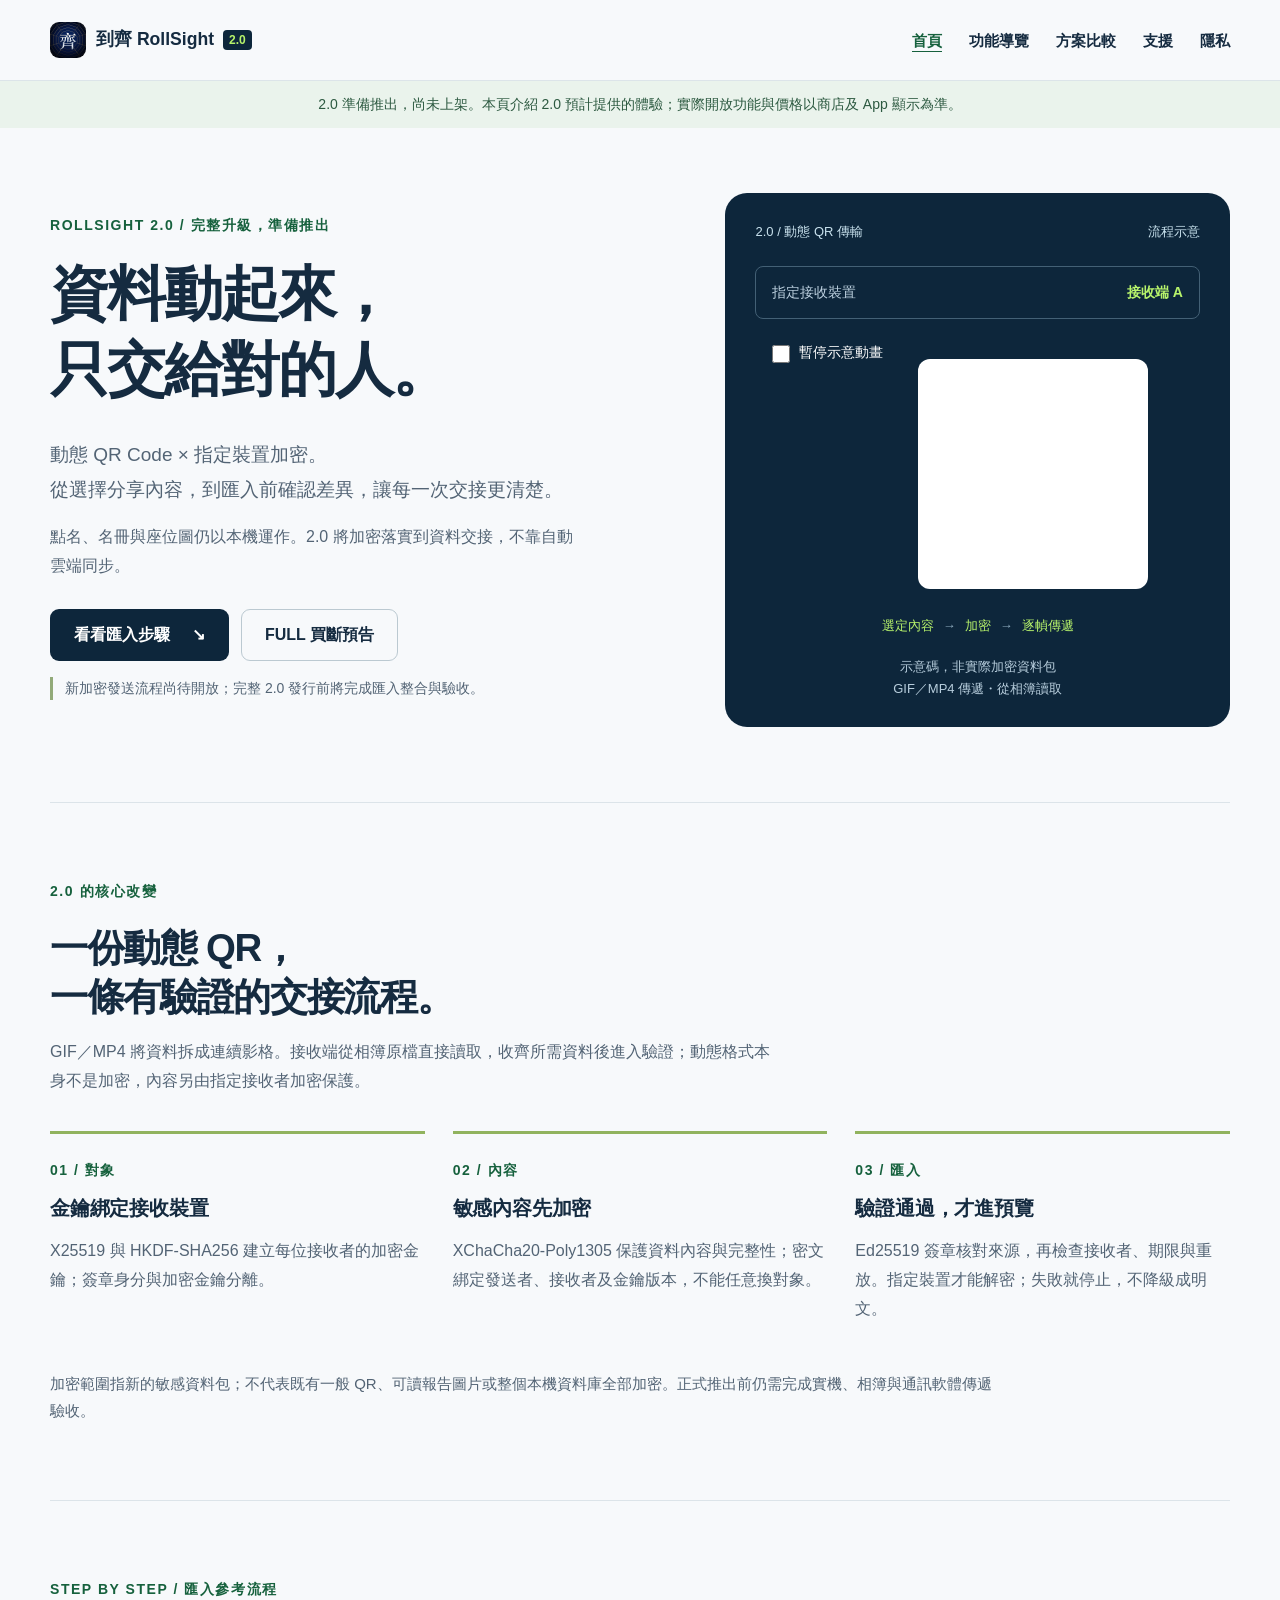
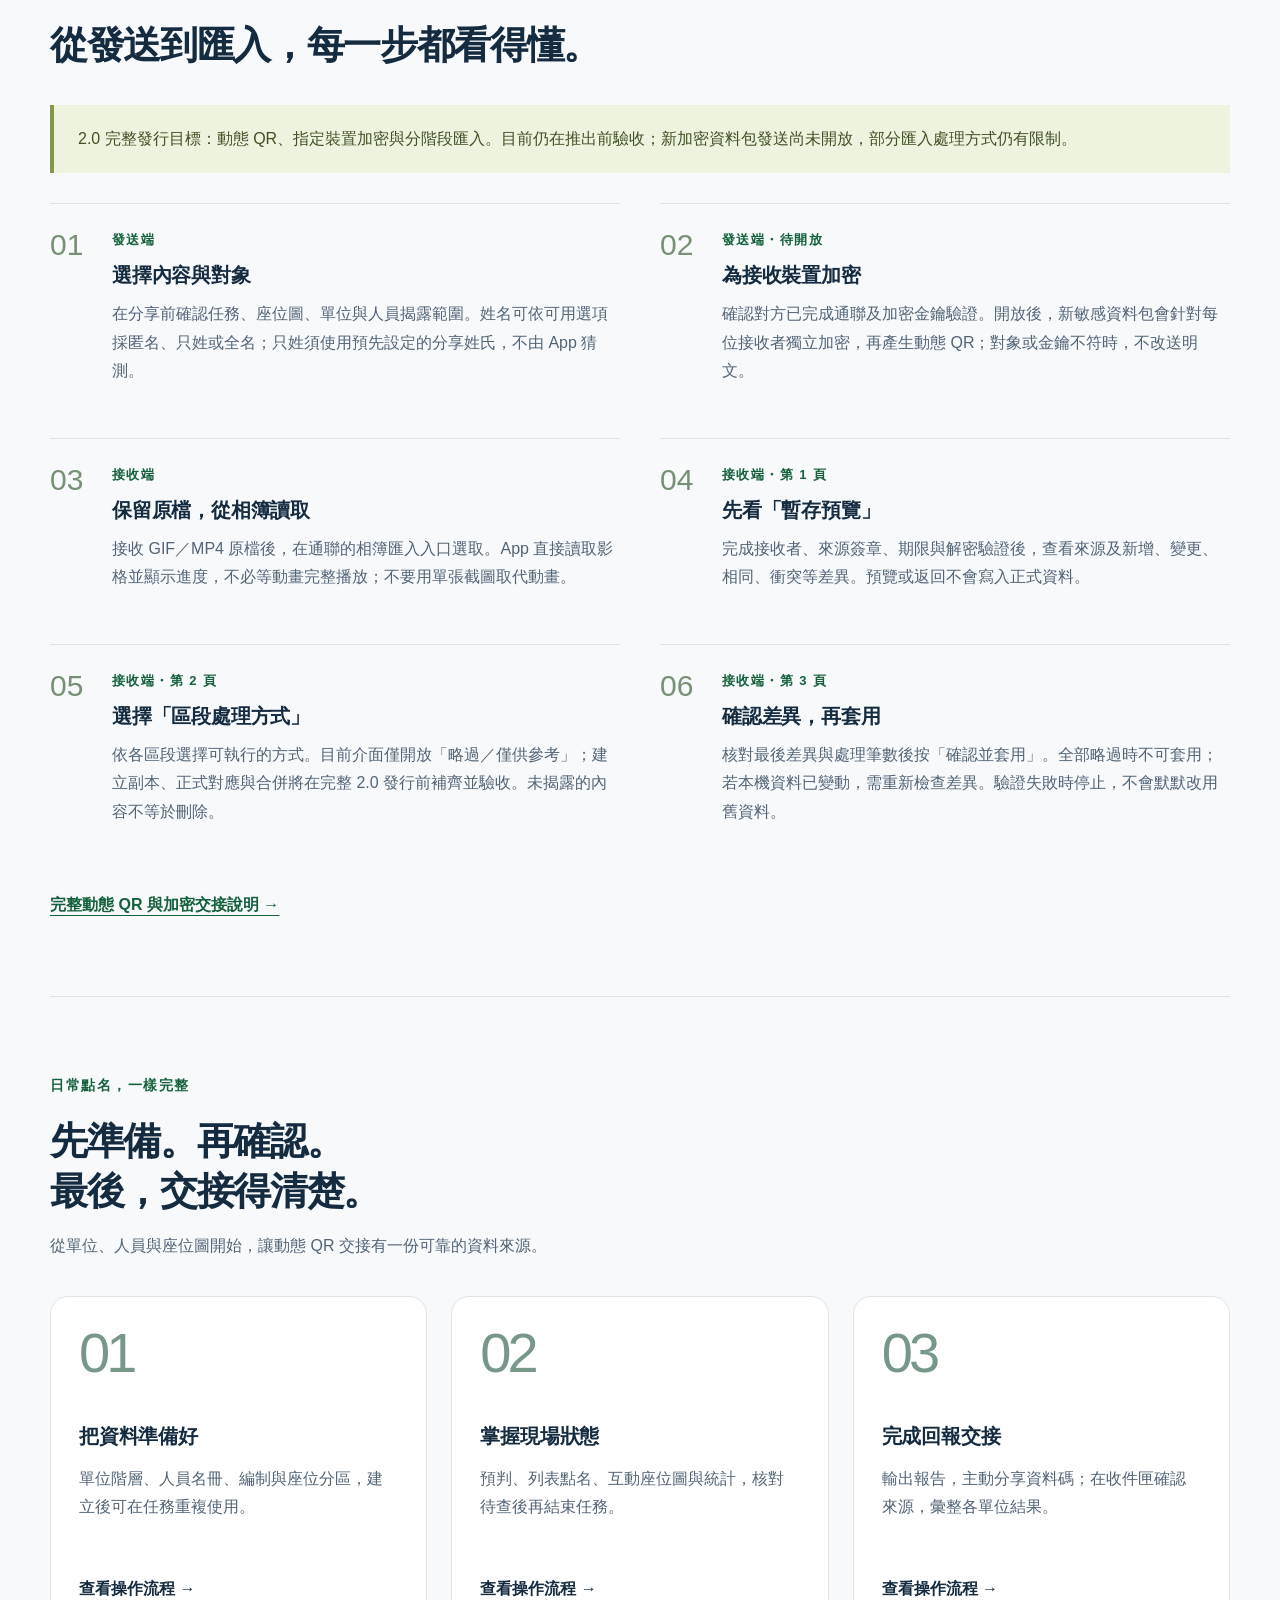
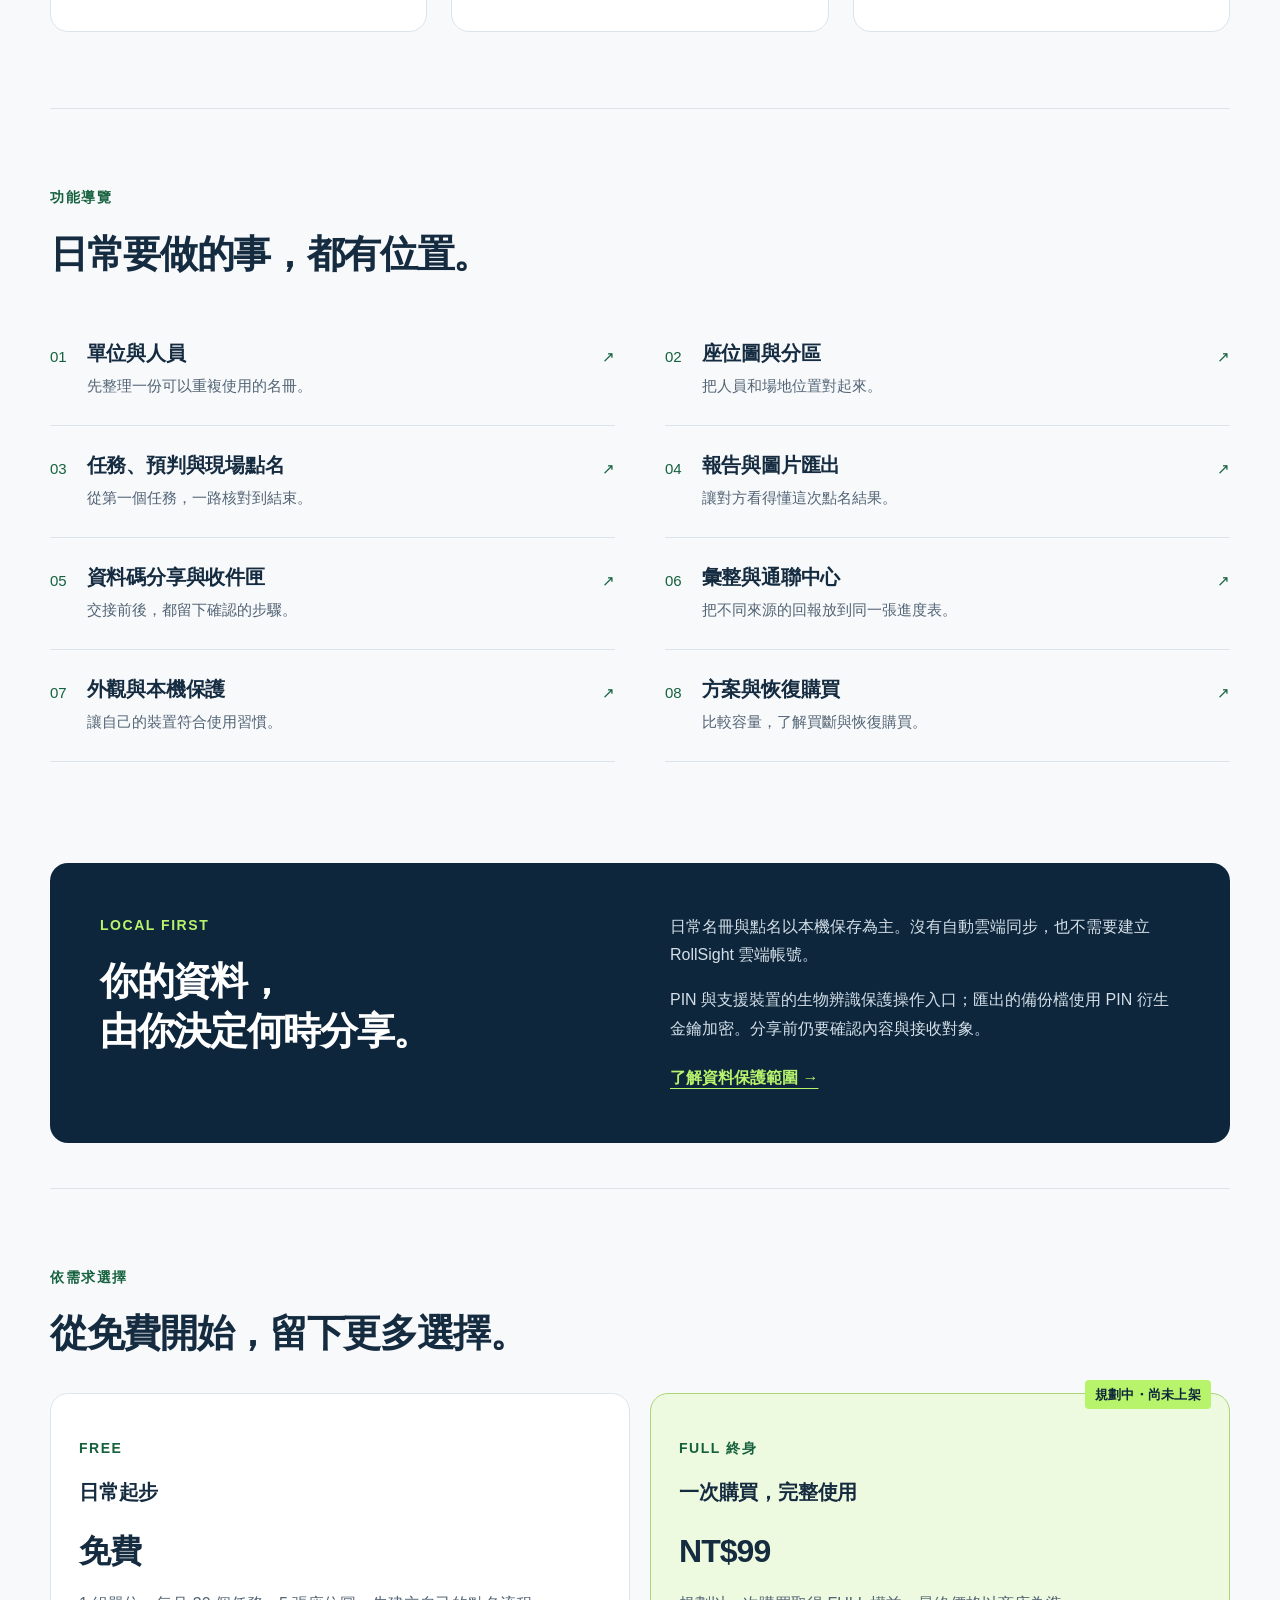
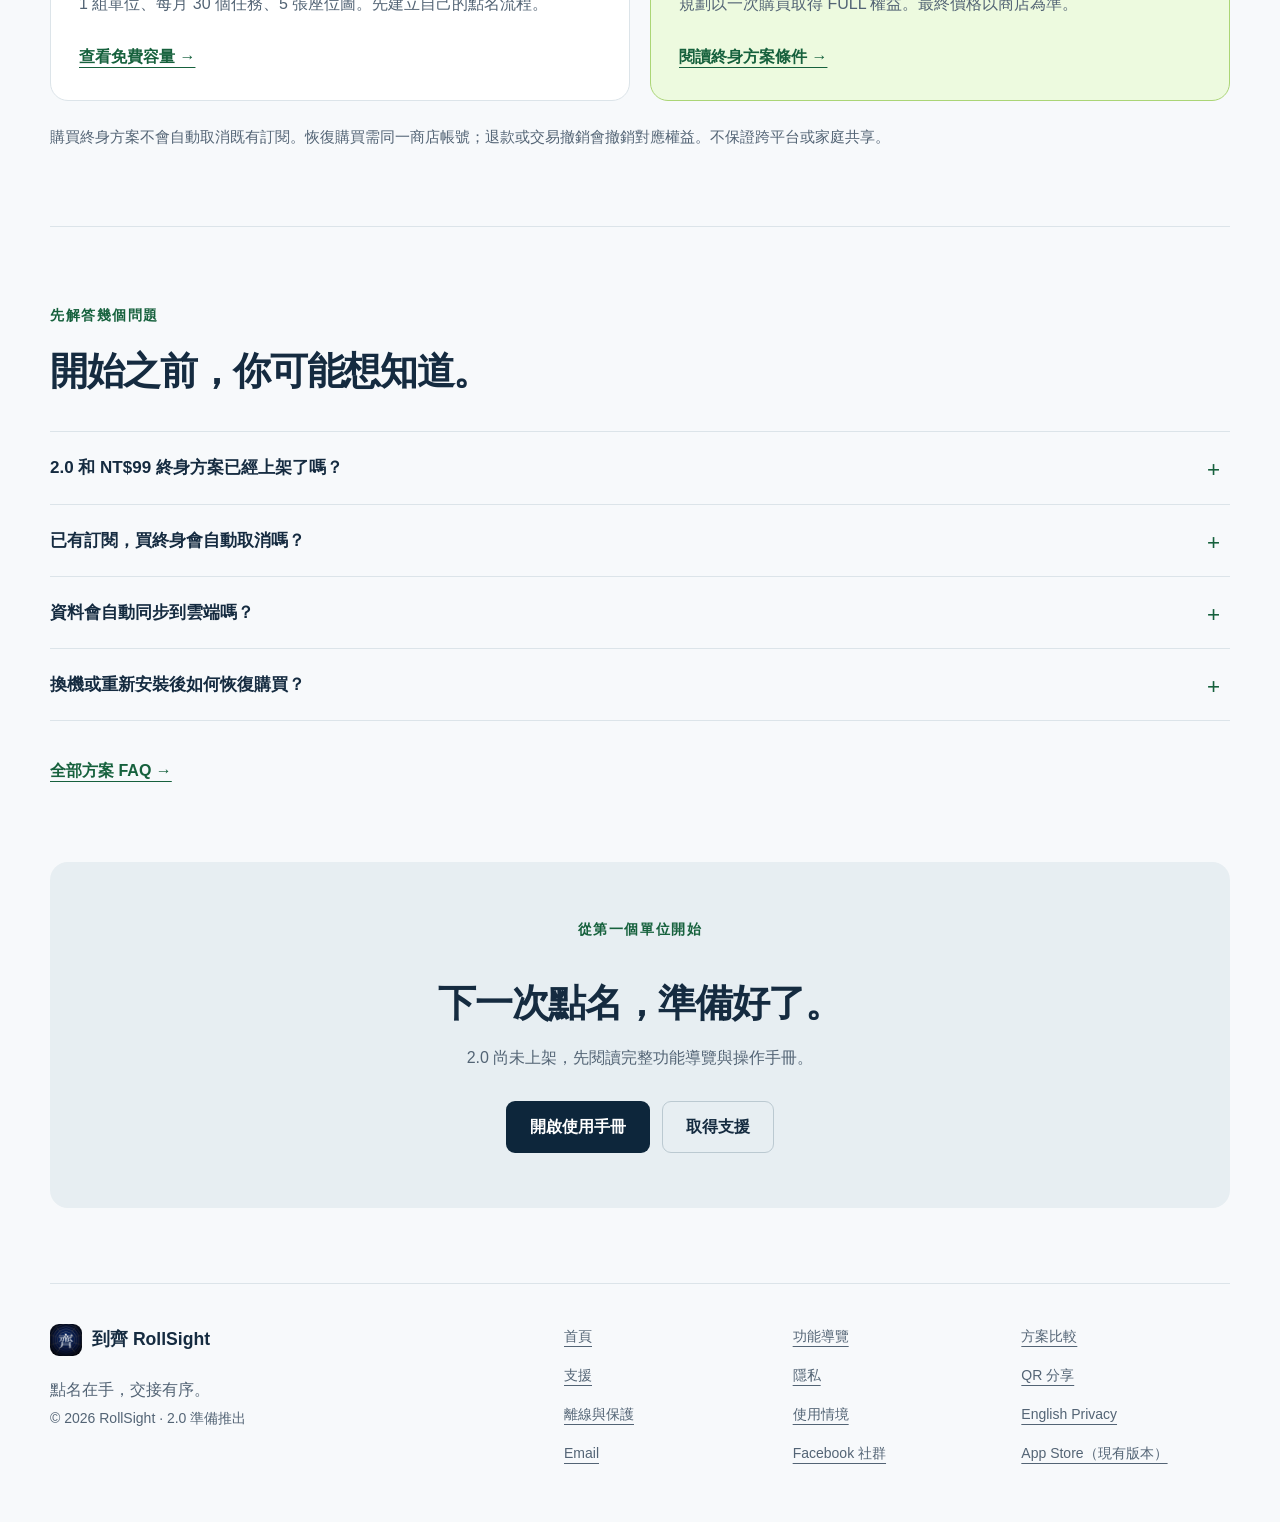
<file: index.html>
<!doctype html>
<html lang="zh-Hant"><head><meta charset="utf-8"><meta name="viewport" content="width=device-width, initial-scale=1">
<title>到齊 2.0 準備推出・動態 QR 與指定裝置加密｜RollSight</title><meta name="description" content="2.0 準備推出，尚未上架。本頁介紹 2.0 預計提供的體驗；實際開放功能與價格以商店及 App 顯示為準。"><meta name="robots" content="index, follow"><link rel="canonical" href="https://cerry0524.github.io/RollSight-Site/"><link rel="icon" href="./assets/site-icon.png"><link rel="stylesheet" href="./styles.css">
<meta property="og:type" content="website"><meta property="og:title" content="到齊 2.0 準備推出・動態 QR 與指定裝置加密"><meta property="og:description" content="2.0 準備推出，尚未上架。本頁介紹 2.0 預計提供的體驗；實際開放功能與價格以商店及 App 顯示為準。"><meta property="og:url" content="https://cerry0524.github.io/RollSight-Site/">
<meta property="og:image" content="https://cerry0524.github.io/RollSight-Site/assets/site-icon.png">
</head><body><a class="skip-link" href="#main">跳到主要內容</a>
<header class="site-header"><a class="brand" href="./"><img src="./assets/site-icon.png" alt="" width="36" height="36"><span>到齊 RollSight <small>2.0</small></span></a><nav class="site-nav" aria-label="主要導覽"><a href="./" aria-current="page">首頁</a><a href="./user-guide/">功能導覽</a><a href="./user-guide/subscription.html">方案比較</a><a href="./support/">支援</a><a href="./privacy/">隱私</a></nav></header>
<div class="release-notice">2.0 準備推出，尚未上架。本頁介紹 2.0 預計提供的體驗；實際開放功能與價格以商店及 App 顯示為準。</div><main id="main"><section class="hero"><div class="hero-copy"><p class="eyebrow">ROLLSIGHT 2.0 / 完整升級，準備推出</p><h1>資料動起來，<br>只交給對的人。</h1><p class="lead">動態 QR Code × 指定裝置加密。<br>從選擇分享內容，到匯入前確認差異，讓每一次交接更清楚。</p><p>點名、名冊與座位圖仍以本機運作。2.0 將加密落實到資料交接，不靠自動雲端同步。</p><div class="actions"><a class="button primary" href="#encrypted-import">看看匯入步驟 <span aria-hidden="true">↘</span></a><a class="button secondary" href="./user-guide/subscription.html">FULL 買斷預告</a></div><p class="hero-status">新加密發送流程尚待開放；完整 2.0 發行前將完成匯入整合與驗收。</p></div><figure class="transport-demo"><div class="shot-label"><span>2.0 / 動態 QR 傳輸</span><span>流程示意</span></div><div class="demo-recipient"><span>指定接收裝置</span><strong>接收端 A</strong></div><input class="pause-motion" type="checkbox" id="pause-qr"><label for="pause-qr">暫停示意動畫</label><div class="qr-frames" role="img" aria-label="輪播三個示意 QR 影格，不含實際點名資料，不能匯入 App"><img src="./assets/qr-demo/frame-1.svg" width="230" height="230" alt=""><img src="./assets/qr-demo/frame-2.svg" width="230" height="230" alt=""><img src="./assets/qr-demo/frame-3.svg" width="230" height="230" alt=""></div><div class="demo-chain"><span>選定內容</span><span>加密</span><span>逐幀傳遞</span></div><figcaption>示意碼，非實際加密資料包<br>GIF／MP4 傳遞・從相簿讀取</figcaption></figure></section><section class="section" id="transport"><div class="section-heading"><p class="eyebrow">2.0 的核心改變</p><h2>一份動態 QR，<br>一條有驗證的交接流程。</h2><p>GIF／MP4 將資料拆成連續影格。接收端從相簿原檔直接讀取，收齊所需資料後進入驗證；動態格式本身不是加密，內容另由指定接收者加密保護。</p></div><div class="crypto-grid"><article><p class="eyebrow">01 / 對象</p><h3>金鑰綁定接收裝置</h3><p>X25519 與 HKDF-SHA256 建立每位接收者的加密金鑰；簽章身分與加密金鑰分離。</p></article><article><p class="eyebrow">02 / 內容</p><h3>敏感內容先加密</h3><p>XChaCha20-Poly1305 保護資料內容與完整性；密文綁定發送者、接收者及金鑰版本，不能任意換對象。</p></article><article><p class="eyebrow">03 / 匯入</p><h3>驗證通過，才進預覽</h3><p>Ed25519 簽章核對來源，再檢查接收者、期限與重放。指定裝置才能解密；失敗就停止，不降級成明文。</p></article></div><p class="fine-print">加密範圍指新的敏感資料包；不代表既有一般 QR、可讀報告圖片或整個本機資料庫全部加密。正式推出前仍需完成實機、相簿與通訊軟體傳遞驗收。</p></section><section class="section" id="encrypted-import"><div class="section-heading"><p class="eyebrow">STEP BY STEP / 匯入參考流程</p><h2>從發送到匯入，每一步都看得懂。</h2></div><p class="callout">2.0 完整發行目標：動態 QR、指定裝置加密與分階段匯入。目前仍在推出前驗收；新加密資料包發送尚未開放，部分匯入處理方式仍有限制。</p><ol class="import-steps"><li><span class="step-index">01</span><div><p class="eyebrow">發送端</p><h3>選擇內容與對象</h3><p>在分享前確認任務、座位圖、單位與人員揭露範圍。姓名可依可用選項採匿名、只姓或全名；只姓須使用預先設定的分享姓氏，不由 App 猜測。</p></div></li><li><span class="step-index">02</span><div><p class="eyebrow">發送端・待開放</p><h3>為接收裝置加密</h3><p>確認對方已完成通聯及加密金鑰驗證。開放後，新敏感資料包會針對每位接收者獨立加密，再產生動態 QR；對象或金鑰不符時，不改送明文。</p></div></li><li><span class="step-index">03</span><div><p class="eyebrow">接收端</p><h3>保留原檔，從相簿讀取</h3><p>接收 GIF／MP4 原檔後，在通聯的相簿匯入入口選取。App 直接讀取影格並顯示進度，不必等動畫完整播放；不要用單張截圖取代動畫。</p></div></li><li><span class="step-index">04</span><div><p class="eyebrow">接收端・第 1 頁</p><h3>先看「暫存預覽」</h3><p>完成接收者、來源簽章、期限與解密驗證後，查看來源及新增、變更、相同、衝突等差異。預覽或返回不會寫入正式資料。</p></div></li><li><span class="step-index">05</span><div><p class="eyebrow">接收端・第 2 頁</p><h3>選擇「區段處理方式」</h3><p>依各區段選擇可執行的方式。目前介面僅開放「略過／僅供參考」；建立副本、正式對應與合併將在完整 2.0 發行前補齊並驗收。未揭露的內容不等於刪除。</p></div></li><li><span class="step-index">06</span><div><p class="eyebrow">接收端・第 3 頁</p><h3>確認差異，再套用</h3><p>核對最後差異與處理筆數後按「確認並套用」。全部略過時不可套用；若本機資料已變動，需重新檢查差異。驗證失敗時停止，不會默默改用舊資料。</p></div></li></ol><a class="text-link" href="./features/qr-share/">完整動態 QR 與加密交接說明 →</a></section>
<section class="section" id="features"><div class="section-heading"><p class="eyebrow">日常點名，一樣完整</p><h2>先準備。再確認。<br>最後，交接得清楚。</h2><p>從單位、人員與座位圖開始，讓動態 QR 交接有一份可靠的資料來源。</p></div><div class="workflow-grid"><a class="workflow" href="./user-guide/#create-unit"><span class="number">01</span><h3>把資料準備好</h3><p>單位階層、人員名冊、編制與座位分區，建立後可在任務重複使用。</p><span class="text-link">查看操作流程 →</span></a><a class="workflow" href="./user-guide/#attendance"><span class="number">02</span><h3>掌握現場狀態</h3><p>預判、列表點名、互動座位圖與統計，核對待查後再結束任務。</p><span class="text-link">查看操作流程 →</span></a><a class="workflow" href="./user-guide/#inbox"><span class="number">03</span><h3>完成回報交接</h3><p>輸出報告，主動分享資料碼；在收件匣確認來源，彙整各單位結果。</p><span class="text-link">查看操作流程 →</span></a></div></section><section class="section feature-catalog"><div class="section-heading"><p class="eyebrow">功能導覽</p><h2>日常要做的事，都有位置。</h2></div><div class="catalog-grid"><a class="catalog-item" href="./user-guide/#create-unit"><span>01</span><div><h3>單位與人員</h3><p>先整理一份可以重複使用的名冊。</p></div><span aria-hidden="true">↗</span></a><a class="catalog-item" href="./user-guide/#seat-map"><span>02</span><div><h3>座位圖與分區</h3><p>把人員和場地位置對起來。</p></div><span aria-hidden="true">↗</span></a><a class="catalog-item" href="./user-guide/#attendance"><span>03</span><div><h3>任務、預判與現場點名</h3><p>從第一個任務，一路核對到結束。</p></div><span aria-hidden="true">↗</span></a><a class="catalog-item" href="./user-guide/#reports"><span>04</span><div><h3>報告與圖片匯出</h3><p>讓對方看得懂這次點名結果。</p></div><span aria-hidden="true">↗</span></a><a class="catalog-item" href="./user-guide/#inbox"><span>05</span><div><h3>資料碼分享與收件匣</h3><p>交接前後，都留下確認的步驟。</p></div><span aria-hidden="true">↗</span></a><a class="catalog-item" href="./user-guide/#coordination"><span>06</span><div><h3>彙整與通聯中心</h3><p>把不同來源的回報放到同一張進度表。</p></div><span aria-hidden="true">↗</span></a><a class="catalog-item" href="./user-guide/#settings"><span>07</span><div><h3>外觀與本機保護</h3><p>讓自己的裝置符合使用習慣。</p></div><span aria-hidden="true">↗</span></a><a class="catalog-item" href="./user-guide/subscription.html"><span>08</span><div><h3>方案與恢復購買</h3><p>比較容量，了解買斷與恢復購買。</p></div><span aria-hidden="true">↗</span></a></div></section>
<section class="section trust-band"><div><p class="eyebrow">LOCAL FIRST</p><h2>你的資料，<br>由你決定何時分享。</h2></div><div><p>日常名冊與點名以本機保存為主。沒有自動雲端同步，也不需要建立 RollSight 雲端帳號。</p><p>PIN 與支援裝置的生物辨識保護操作入口；匯出的備份檔使用 PIN 衍生金鑰加密。分享前仍要確認內容與接收對象。</p><a class="text-link" href="./features/offline-encrypted/">了解資料保護範圍 →</a></div></section>
<section class="section" id="plans"><div class="section-heading"><p class="eyebrow">依需求選擇</p><h2>從免費開始，留下更多選擇。</h2></div><div class="plan-grid"><article class="plan"><p class="eyebrow">FREE</p><h3>日常起步</h3><p class="price">免費</p><p>1 組單位、每月 30 個任務、5 張座位圖。先建立自己的點名流程。</p><a href="./user-guide/subscription.html#comparison">查看免費容量 →</a></article><article class="plan featured"><span class="badge">規劃中・尚未上架</span><p class="eyebrow">FULL 終身</p><h3>一次購買，完整使用</h3><p class="price">NT$99</p><p>規劃以一次購買取得 FULL 權益。最終價格以商店為準。</p><a href="./user-guide/subscription.html#lifetime">閱讀終身方案條件 →</a></article></div><p class="fine-print">購買終身方案不會自動取消既有訂閱。恢復購買需同一商店帳號；退款或交易撤銷會撤銷對應權益。不保證跨平台或家庭共享。</p></section>
<section class="section" id="faq"><div class="section-heading"><p class="eyebrow">先解答幾個問題</p><h2>開始之前，你可能想知道。</h2></div><div class="faq-list"><details><summary>2.0 和 NT$99 終身方案已經上架了嗎？</summary><div><p>FULL 終身方案NT$99，一次購買，尚未上架；最終價格、幣別與可購買資格以商店付款畫面為準。2.0 改為 FREE 與 FULL 買斷，不再提供新訂閱。舊 BASIC／FULL 訂閱只保留商店確認的有效期間；購買買斷方案不會自動取消舊訂閱，請自行到原商店管理。 本站不接受預購或付款，也不代表商店已開放 2.0。</p></div></details><details><summary>已有訂閱，買終身會自動取消嗎？</summary><div><p>不會。2.0 不再提供新訂閱。舊 BASIC／FULL 訂閱在商店確認的有效期間內仍可使用；購買終身方案不會自動取消、折抵或退還既有訂閱，也不會自動將舊訂閱轉為終身。若不再需要續訂，請自行在原商店取消。</p></div></details><details><summary>資料會自動同步到雲端嗎？</summary><div><p>不會。名冊、座位圖與點名資料以本機保存為主，透過你主動發起的資料碼、檔案或圖片交接。商店購買、恢復購買、支援連結與啟用的診斷服務可能需要網路。</p></div></details><details><summary>換機或重新安裝後如何恢復購買？</summary><div><p>請使用購買時的同一商店帳號，連上網路後在 App「完整版買斷與恢復購買」使用「恢復購買」。恢復的是有效付費權益，不是本機名冊或點名資料；換機前請另行確認備份與匯出範圍。</p></div></details></div><p><a class="text-link" href="./user-guide/subscription.html#faq">全部方案 FAQ →</a></p></section>
<section class="section end-band" id="quickstart"><p class="eyebrow">從第一個單位開始</p><h2>下一次點名，準備好了。</h2><p>2.0 尚未上架，先閱讀完整功能導覽與操作手冊。</p><div class="actions"><a class="button primary" href="./user-guide/">開啟使用手冊</a><a class="button secondary" href="./support/">取得支援</a></div></section><div id="manual"></div></main><footer class="site-footer"><div><a class="brand" href="./"><img src="./assets/site-icon.png" width="32" height="32" alt="">到齊 RollSight</a><p>點名在手，交接有序。</p><small>© 2026 RollSight · 2.0 準備推出</small></div><nav aria-label="頁尾導覽"><a href="./" aria-current="page">首頁</a><a href="./user-guide/">功能導覽</a><a href="./user-guide/subscription.html">方案比較</a><a href="./support/">支援</a><a href="./privacy/">隱私</a><a href="./features/qr-share/">QR 分享</a><a href="./features/offline-encrypted/">離線與保護</a><a href="./use-cases/military-roll-call/">使用情境</a><a href="./privacy/index.en.html">English Privacy</a><a href="mailto:cerry0524@gmail.com">Email</a><a href="https://www.facebook.com/groups/2194278754661166?locale=zh_TW">Facebook 社群</a><a href="https://apps.apple.com/tw/app/%E5%88%B0%E9%BD%8A-rollsight/id6762076423">App Store（現有版本）</a></nav></footer></body></html>
</file>
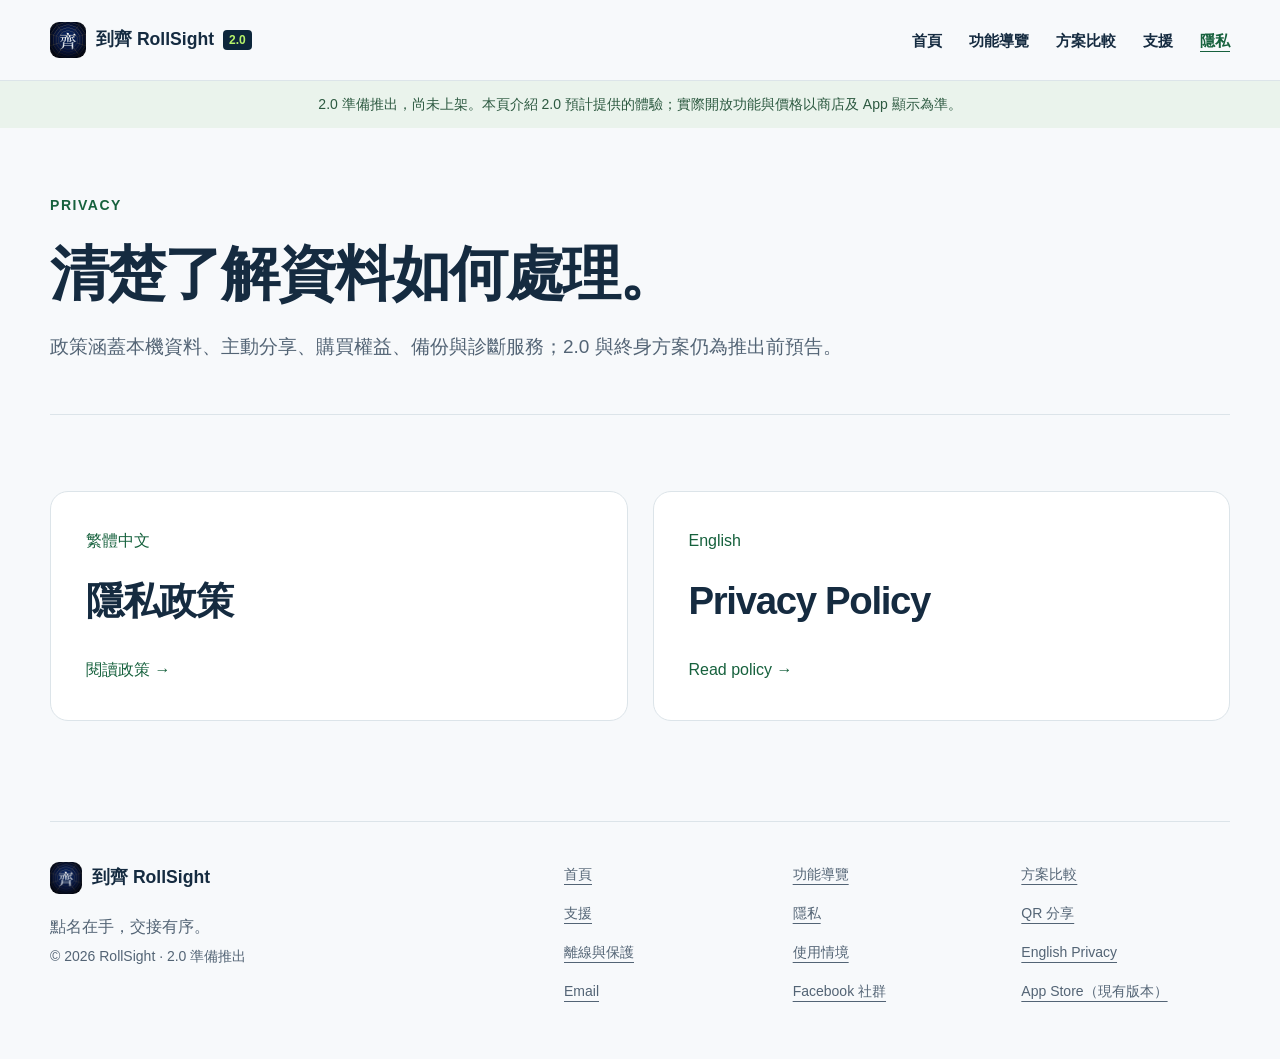
<file: privacy/index.html>
<!doctype html>
<html lang="zh-Hant"><head><meta charset="utf-8"><meta name="viewport" content="width=device-width, initial-scale=1">
<title>隱私政策・語言選擇｜RollSight</title><meta name="description" content="選擇繁體中文或英文閱讀 RollSight 隱私政策。"><meta name="robots" content="index, follow"><link rel="canonical" href="https://cerry0524.github.io/RollSight-Site/privacy/"><link rel="icon" href="../assets/site-icon.png"><link rel="stylesheet" href="../styles.css">
<meta property="og:type" content="website"><meta property="og:title" content="隱私政策・語言選擇"><meta property="og:description" content="選擇繁體中文或英文閱讀 RollSight 隱私政策。"><meta property="og:url" content="https://cerry0524.github.io/RollSight-Site/privacy/">
<meta property="og:image" content="https://cerry0524.github.io/RollSight-Site/assets/site-icon.png">
</head><body><a class="skip-link" href="#main">跳到主要內容</a>
<header class="site-header"><a class="brand" href="../"><img src="../assets/site-icon.png" alt="" width="36" height="36"><span>到齊 RollSight <small>2.0</small></span></a><nav class="site-nav" aria-label="主要導覽"><a href="../">首頁</a><a href="../user-guide/">功能導覽</a><a href="../user-guide/subscription.html">方案比較</a><a href="../support/">支援</a><a href="../privacy/" aria-current="page">隱私</a></nav></header>
<div class="release-notice">2.0 準備推出，尚未上架。本頁介紹 2.0 預計提供的體驗；實際開放功能與價格以商店及 App 顯示為準。</div><main id="main"><header class="page-intro"><p class="eyebrow">PRIVACY</p><h1>清楚了解資料如何處理。</h1><p class="lead">政策涵蓋本機資料、主動分享、購買權益、備份與診斷服務；2.0 與終身方案仍為推出前預告。</p></header><section class="section language-grid"><a class="language-card" href="../privacy/index.zh-Hant.html"><span>繁體中文</span><h2>隱私政策</h2><span>閱讀政策 →</span></a><a class="language-card" href="../privacy/index.en.html" lang="en"><span>English</span><h2>Privacy Policy</h2><span>Read policy →</span></a></section></main><footer class="site-footer"><div><a class="brand" href="../"><img src="../assets/site-icon.png" width="32" height="32" alt="">到齊 RollSight</a><p>點名在手，交接有序。</p><small>© 2026 RollSight · 2.0 準備推出</small></div><nav aria-label="頁尾導覽"><a href="../">首頁</a><a href="../user-guide/">功能導覽</a><a href="../user-guide/subscription.html">方案比較</a><a href="../support/">支援</a><a href="../privacy/" aria-current="page">隱私</a><a href="../features/qr-share/">QR 分享</a><a href="../features/offline-encrypted/">離線與保護</a><a href="../use-cases/military-roll-call/">使用情境</a><a href="../privacy/index.en.html">English Privacy</a><a href="mailto:cerry0524@gmail.com">Email</a><a href="https://www.facebook.com/groups/2194278754661166?locale=zh_TW">Facebook 社群</a><a href="https://apps.apple.com/tw/app/%E5%88%B0%E9%BD%8A-rollsight/id6762076423">App Store（現有版本）</a></nav></footer></body></html>
</file>
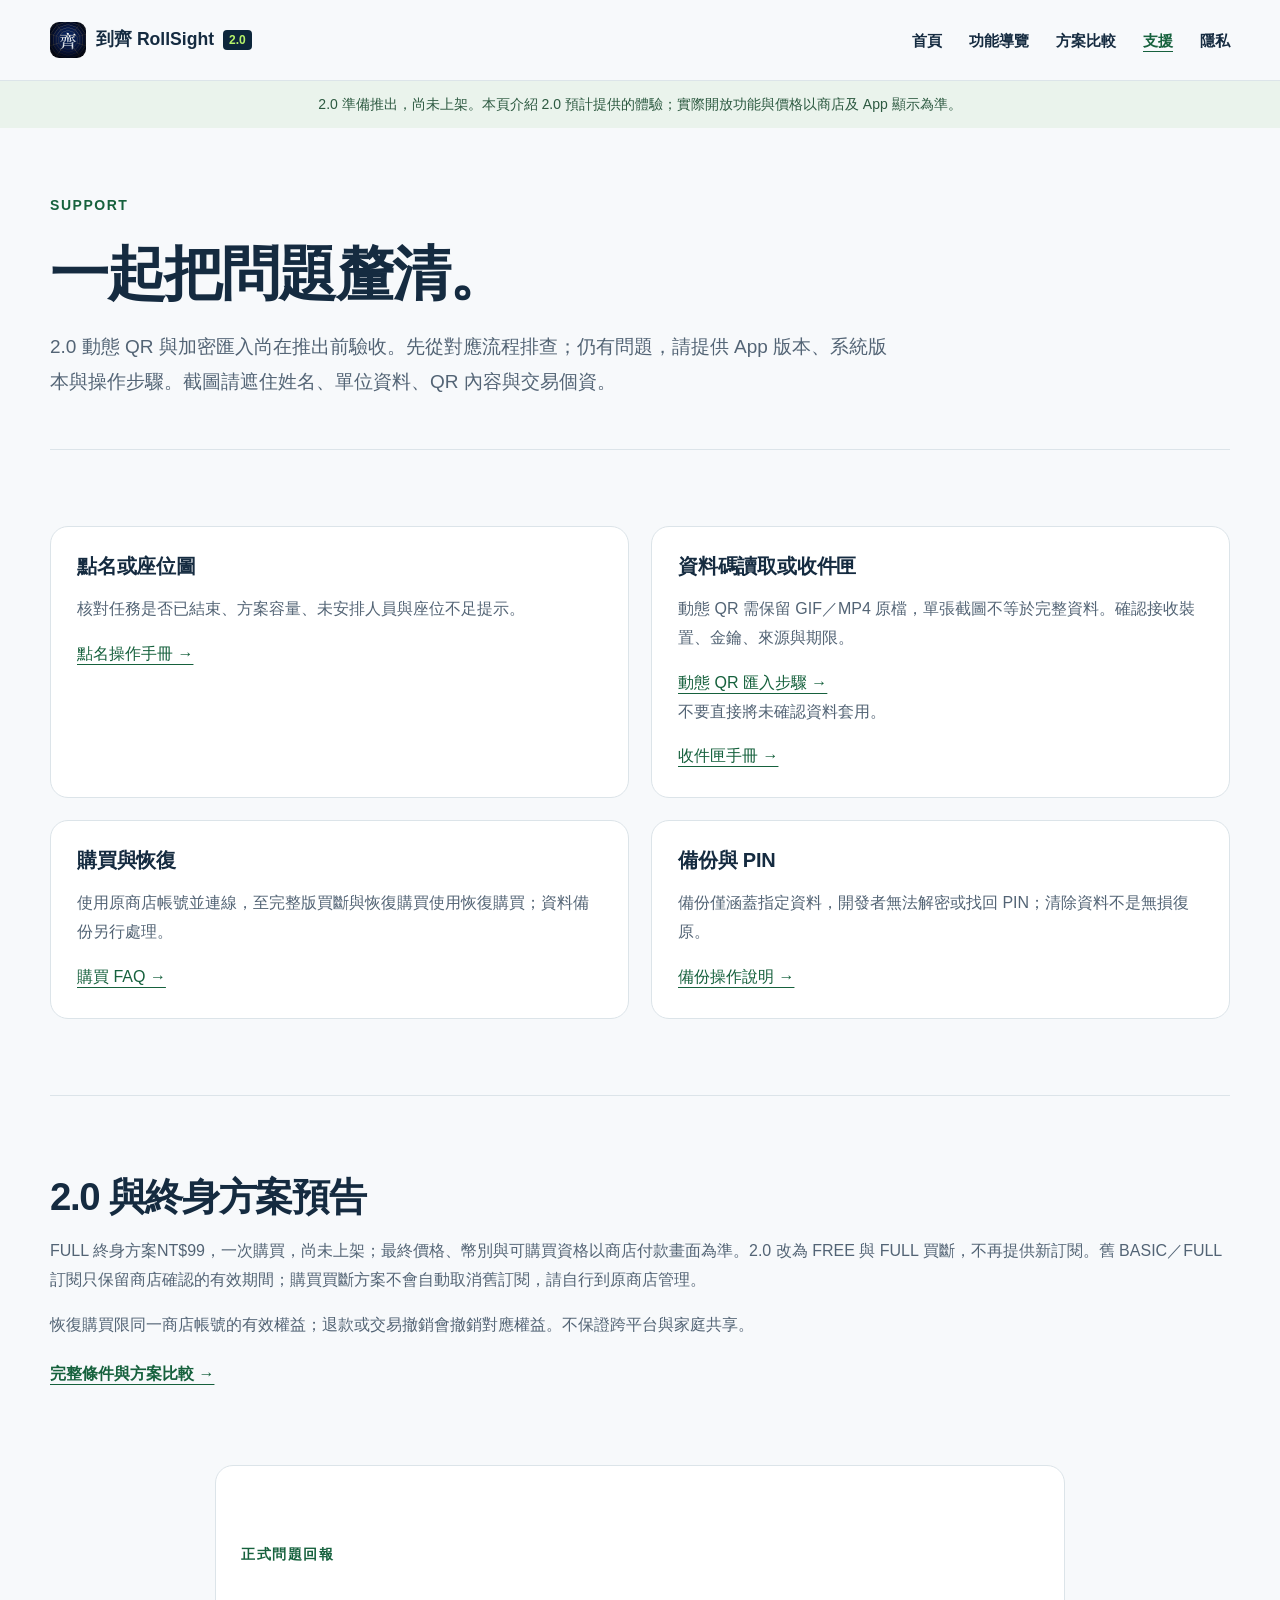
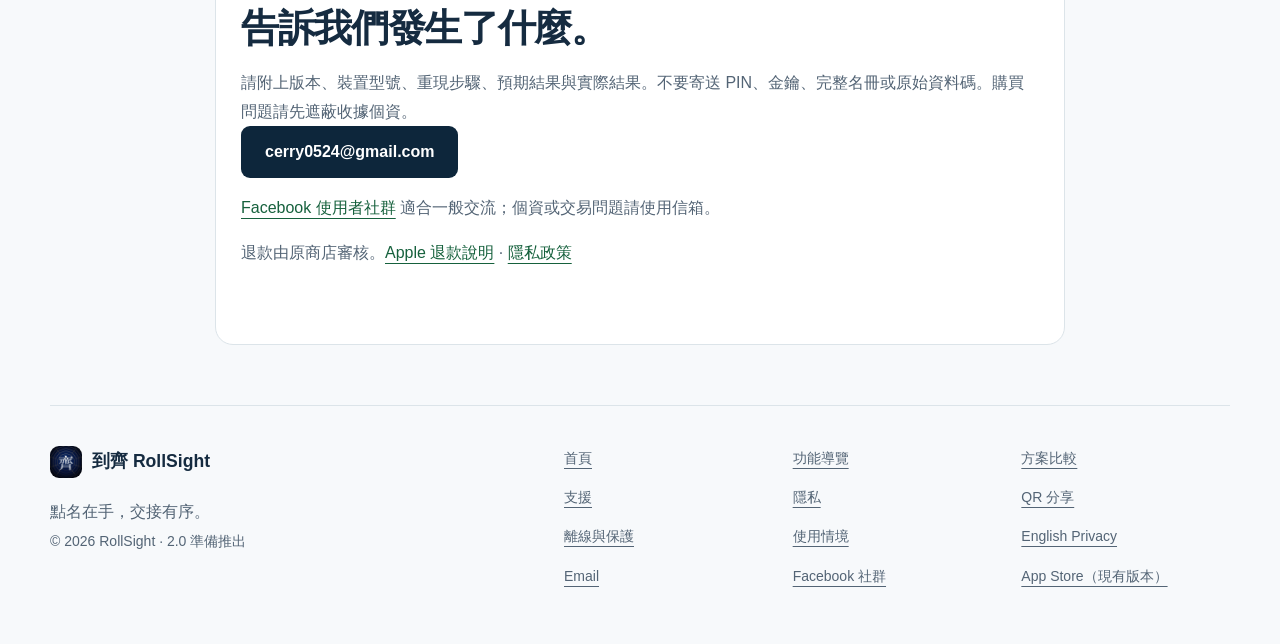
<file: support/index.html>
<!doctype html>
<html lang="zh-Hant"><head><meta charset="utf-8"><meta name="viewport" content="width=device-width, initial-scale=1">
<title>2.0 支援與聯絡｜RollSight</title><meta name="description" content="RollSight 操作排查、購買恢復、備份及隱私問題支援。"><meta name="robots" content="index, follow"><link rel="canonical" href="https://cerry0524.github.io/RollSight-Site/support/"><link rel="icon" href="../assets/site-icon.png"><link rel="stylesheet" href="../styles.css">
<meta property="og:type" content="website"><meta property="og:title" content="2.0 支援與聯絡"><meta property="og:description" content="RollSight 操作排查、購買恢復、備份及隱私問題支援。"><meta property="og:url" content="https://cerry0524.github.io/RollSight-Site/support/">
<meta property="og:image" content="https://cerry0524.github.io/RollSight-Site/assets/site-icon.png">
</head><body><a class="skip-link" href="#main">跳到主要內容</a>
<header class="site-header"><a class="brand" href="../"><img src="../assets/site-icon.png" alt="" width="36" height="36"><span>到齊 RollSight <small>2.0</small></span></a><nav class="site-nav" aria-label="主要導覽"><a href="../">首頁</a><a href="../user-guide/">功能導覽</a><a href="../user-guide/subscription.html">方案比較</a><a href="../support/" aria-current="page">支援</a><a href="../privacy/">隱私</a></nav></header>
<div class="release-notice">2.0 準備推出，尚未上架。本頁介紹 2.0 預計提供的體驗；實際開放功能與價格以商店及 App 顯示為準。</div><main id="main"><header class="page-intro"><p class="eyebrow">SUPPORT</p><h1>一起把問題釐清。</h1><p class="lead">2.0 動態 QR 與加密匯入尚在推出前驗收。先從對應流程排查；仍有問題，請提供 App 版本、系統版本與操作步驟。截圖請遮住姓名、單位資料、QR 內容與交易個資。</p></header><section class="section"><div class="card-grid"><article class="card"><h3>點名或座位圖</h3><p>核對任務是否已結束、方案容量、未安排人員與座位不足提示。<a href="../user-guide/#attendance">點名操作手冊 →</a></p></article><article class="card"><h3>資料碼讀取或收件匣</h3><p>動態 QR 需保留 GIF／MP4 原檔，單張截圖不等於完整資料。確認接收裝置、金鑰、來源與期限。<a href="../features/qr-share/#steps">動態 QR 匯入步驟 →</a>不要直接將未確認資料套用。<a href="../user-guide/#inbox">收件匣手冊 →</a></p></article><article class="card"><h3>購買與恢復</h3><p>使用原商店帳號並連線，至完整版買斷與恢復購買使用恢復購買；資料備份另行處理。<a href="../user-guide/subscription.html#faq">購買 FAQ →</a></p></article><article class="card"><h3>備份與 PIN</h3><p>備份僅涵蓋指定資料，開發者無法解密或找回 PIN；清除資料不是無損復原。<a href="../user-guide/#settings">備份操作說明 →</a></p></article></div></section><section class="section"><h2>2.0 與終身方案預告</h2><p>FULL 終身方案NT$99，一次購買，尚未上架；最終價格、幣別與可購買資格以商店付款畫面為準。2.0 改為 FREE 與 FULL 買斷，不再提供新訂閱。舊 BASIC／FULL 訂閱只保留商店確認的有效期間；購買買斷方案不會自動取消舊訂閱，請自行到原商店管理。</p><p>恢復購買限同一商店帳號的有效權益；退款或交易撤銷會撤銷對應權益。不保證跨平台與家庭共享。</p><a class="text-link" href="../user-guide/subscription.html">完整條件與方案比較 →</a></section><section class="section contact-band"><p class="eyebrow">正式問題回報</p><h2>告訴我們發生了什麼。</h2><p>請附上版本、裝置型號、重現步驟、預期結果與實際結果。不要寄送 PIN、金鑰、完整名冊或原始資料碼。購買問題請先遮蔽收據個資。</p><a class="button primary" href="mailto:cerry0524@gmail.com">cerry0524@gmail.com</a><p><a href="https://www.facebook.com/groups/2194278754661166?locale=zh_TW">Facebook 使用者社群</a> 適合一般交流；個資或交易問題請使用信箱。</p><p>退款由原商店審核。<a href="https://support.apple.com/zh-tw/118223">Apple 退款說明</a> · <a href="../privacy/">隱私政策</a></p></section></main><footer class="site-footer"><div><a class="brand" href="../"><img src="../assets/site-icon.png" width="32" height="32" alt="">到齊 RollSight</a><p>點名在手，交接有序。</p><small>© 2026 RollSight · 2.0 準備推出</small></div><nav aria-label="頁尾導覽"><a href="../">首頁</a><a href="../user-guide/">功能導覽</a><a href="../user-guide/subscription.html">方案比較</a><a href="../support/" aria-current="page">支援</a><a href="../privacy/">隱私</a><a href="../features/qr-share/">QR 分享</a><a href="../features/offline-encrypted/">離線與保護</a><a href="../use-cases/military-roll-call/">使用情境</a><a href="../privacy/index.en.html">English Privacy</a><a href="mailto:cerry0524@gmail.com">Email</a><a href="https://www.facebook.com/groups/2194278754661166?locale=zh_TW">Facebook 社群</a><a href="https://apps.apple.com/tw/app/%E5%88%B0%E9%BD%8A-rollsight/id6762076423">App Store（現有版本）</a></nav></footer></body></html>
</file>
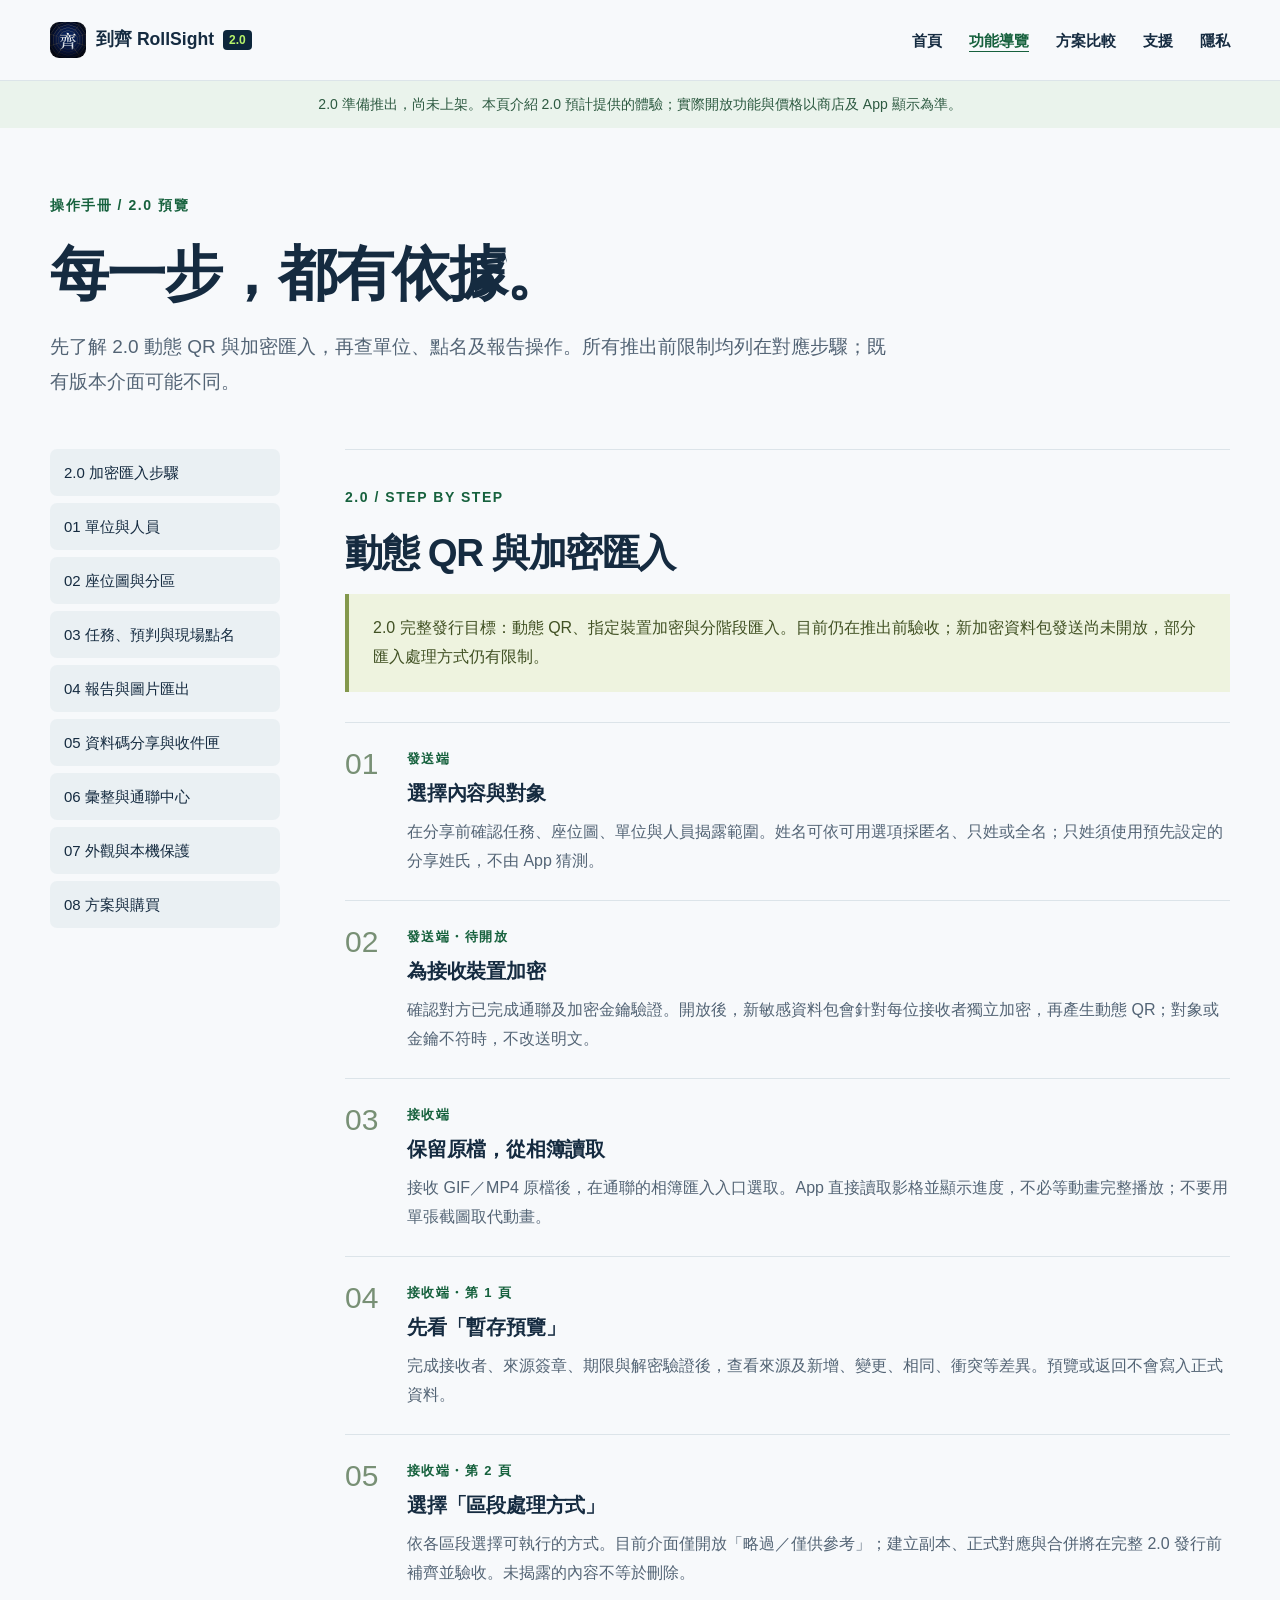
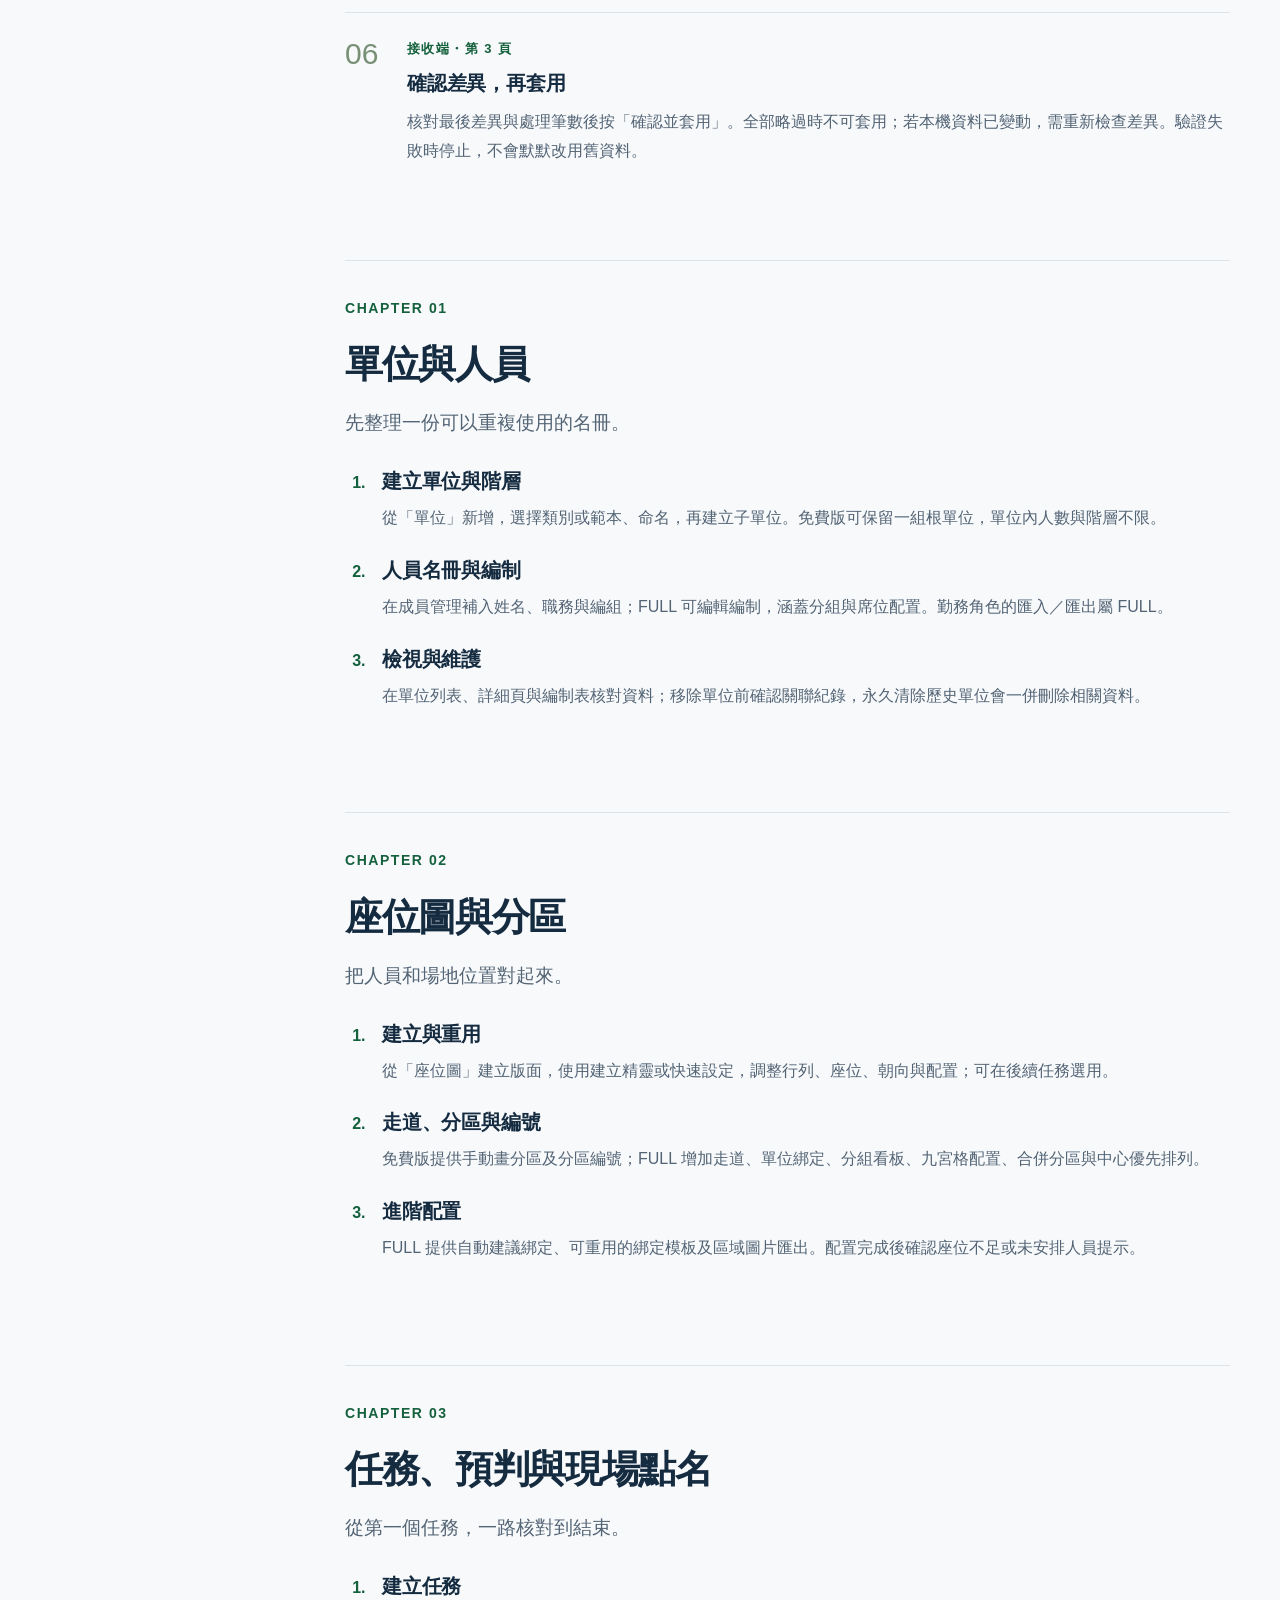
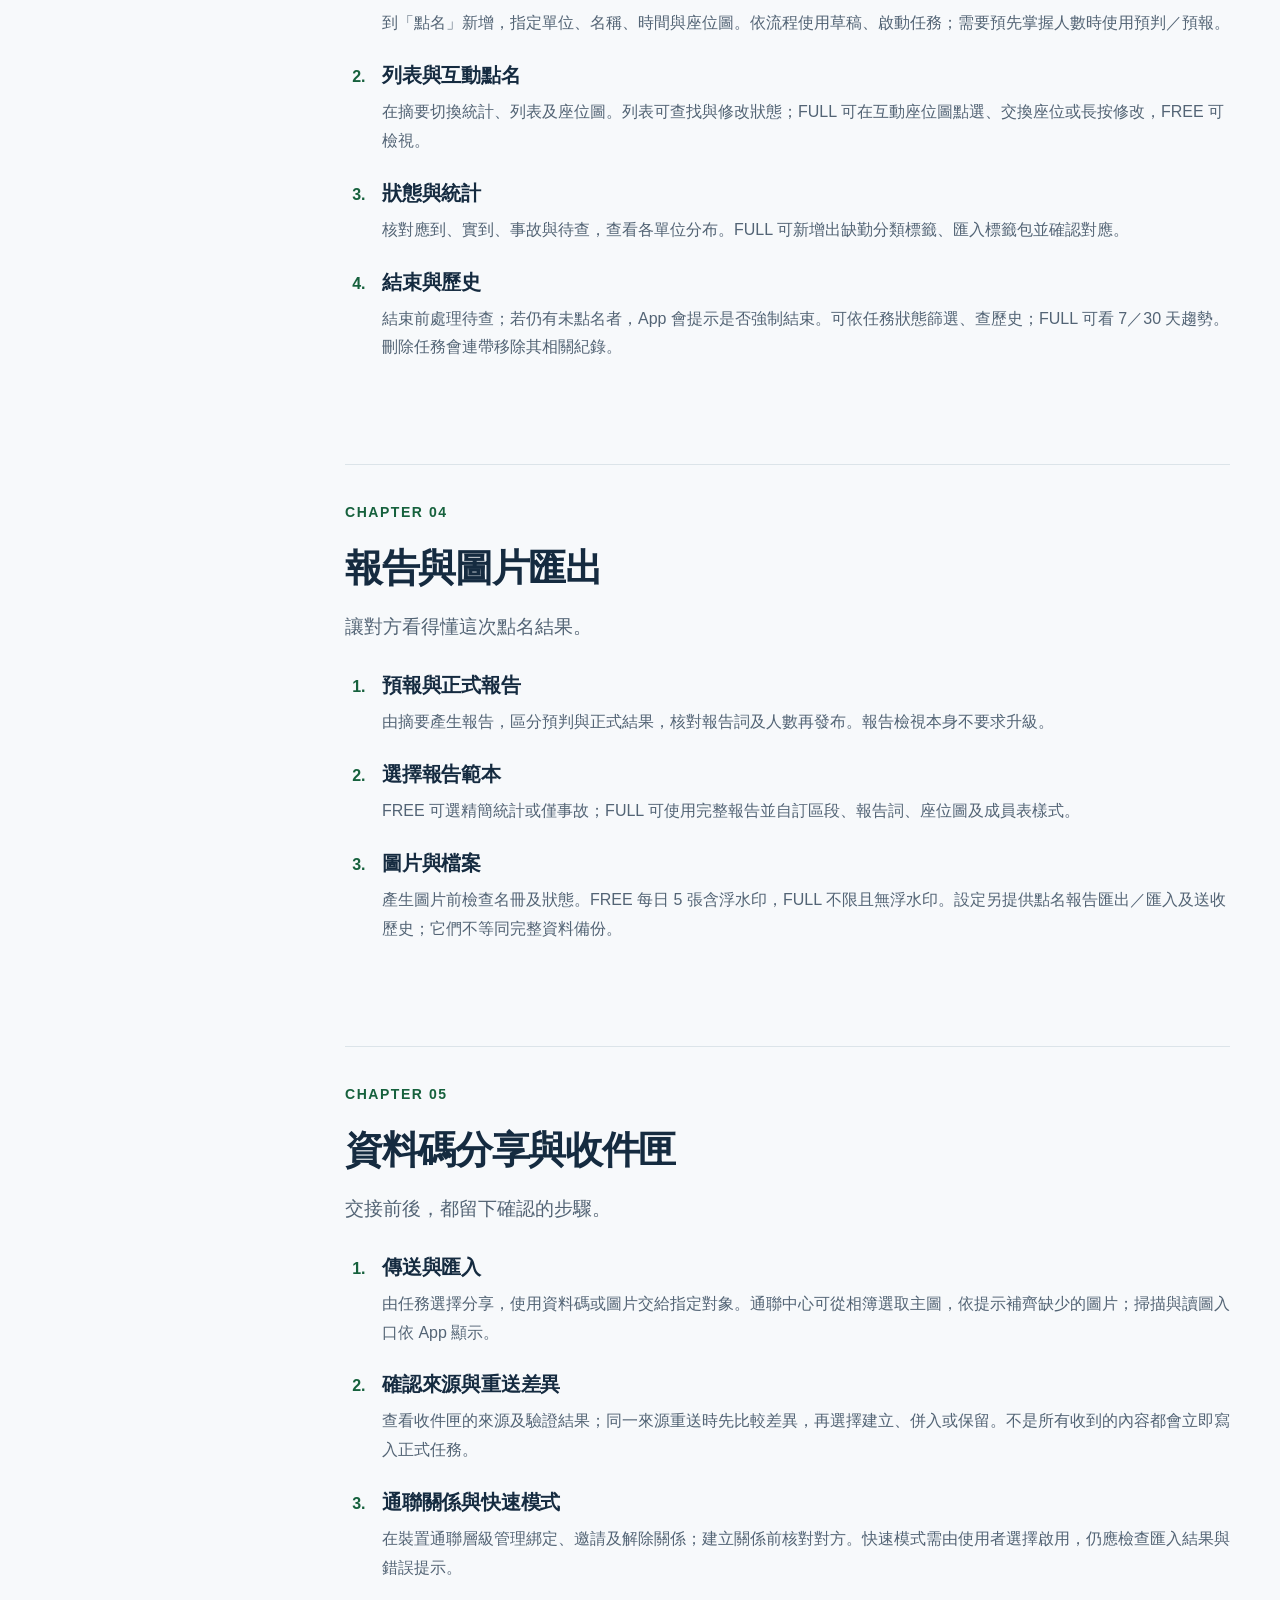
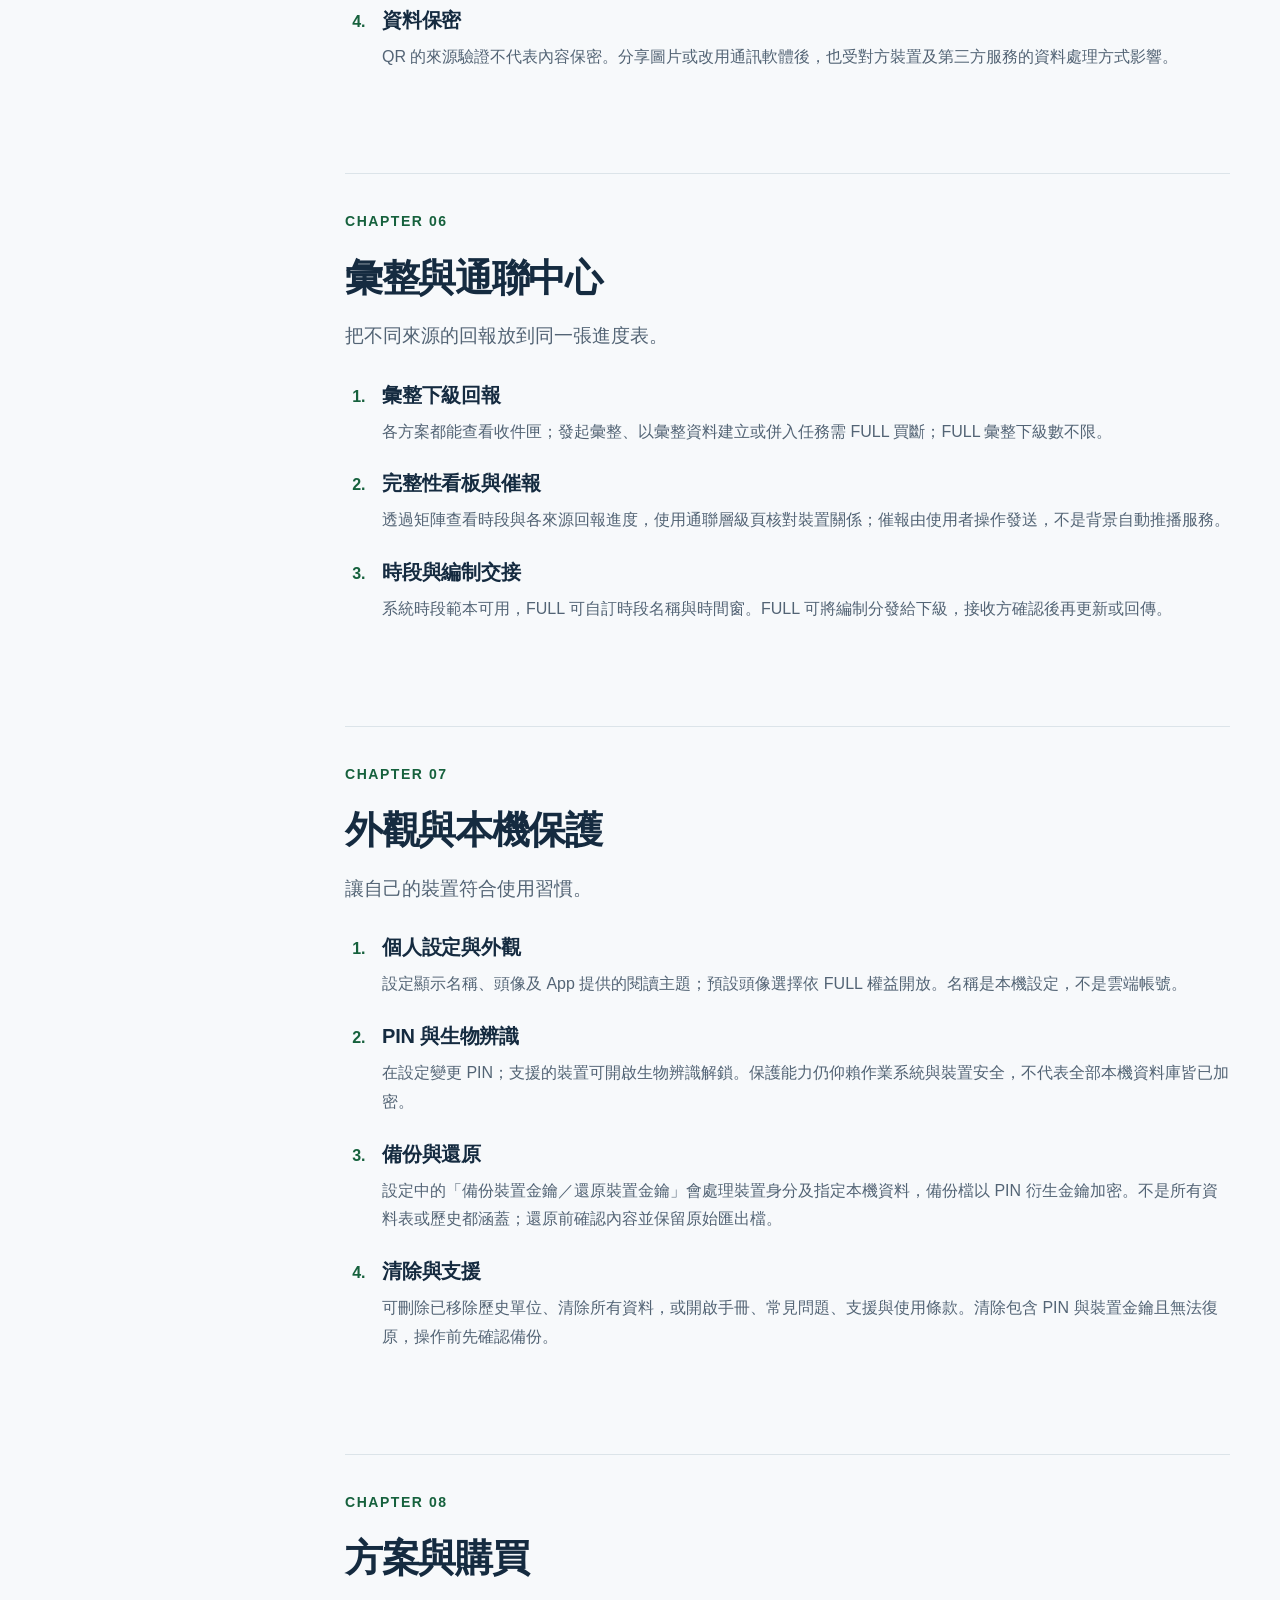
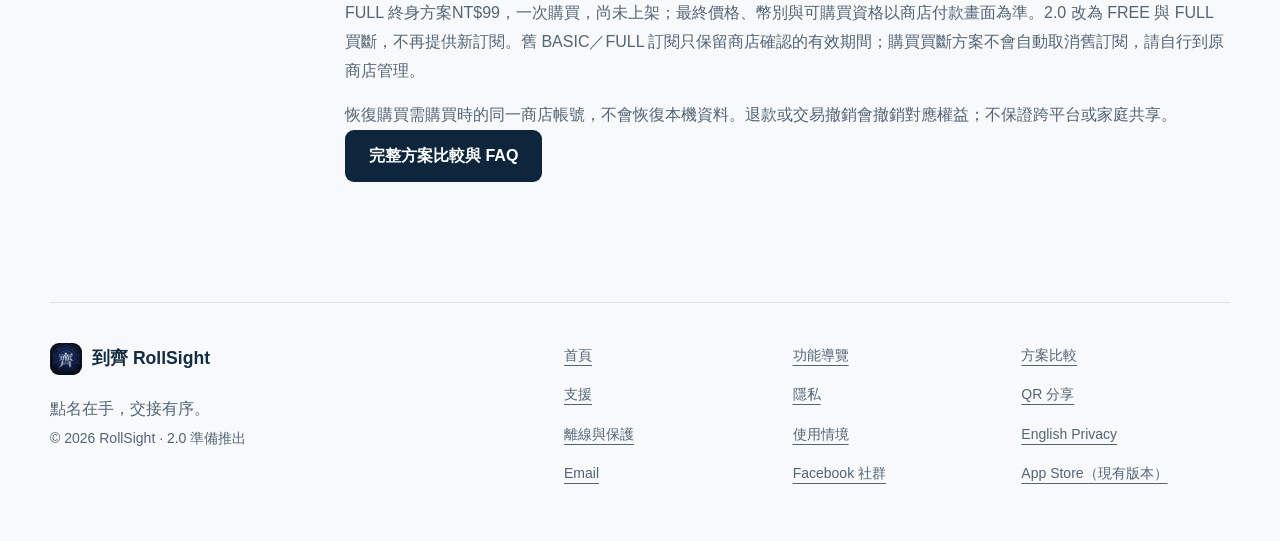
<file: user-guide/index.html>
<!doctype html>
<html lang="zh-Hant"><head><meta charset="utf-8"><meta name="viewport" content="width=device-width, initial-scale=1">
<title>2.0 功能導覽與使用者手冊｜RollSight</title><meta name="description" content="單位、人員、座位圖、預判點名、報告、收件匣、彙整及本機設定的操作導覽。"><meta name="robots" content="index, follow"><link rel="canonical" href="https://cerry0524.github.io/RollSight-Site/user-guide/"><link rel="icon" href="../assets/site-icon.png"><link rel="stylesheet" href="../styles.css">
<meta property="og:type" content="website"><meta property="og:title" content="2.0 功能導覽與使用者手冊"><meta property="og:description" content="單位、人員、座位圖、預判點名、報告、收件匣、彙整及本機設定的操作導覽。"><meta property="og:url" content="https://cerry0524.github.io/RollSight-Site/user-guide/">
<meta property="og:image" content="https://cerry0524.github.io/RollSight-Site/assets/site-icon.png">
</head><body><a class="skip-link" href="#main">跳到主要內容</a>
<header class="site-header"><a class="brand" href="../"><img src="../assets/site-icon.png" alt="" width="36" height="36"><span>到齊 RollSight <small>2.0</small></span></a><nav class="site-nav" aria-label="主要導覽"><a href="../">首頁</a><a href="../user-guide/" aria-current="page">功能導覽</a><a href="../user-guide/subscription.html">方案比較</a><a href="../support/">支援</a><a href="../privacy/">隱私</a></nav></header>
<div class="release-notice">2.0 準備推出，尚未上架。本頁介紹 2.0 預計提供的體驗；實際開放功能與價格以商店及 App 顯示為準。</div><main id="main"><header class="page-intro"><p class="eyebrow">操作手冊 / 2.0 預覽</p><h1>每一步，都有依據。</h1><p class="lead">先了解 2.0 動態 QR 與加密匯入，再查單位、點名及報告操作。所有推出前限制均列在對應步驟；既有版本介面可能不同。</p></header><div class="guide-layout"><nav class="guide-index" aria-label="手冊章節"><a href="#encrypted-import">2.0 加密匯入步驟</a><a href="#create-unit">01 單位與人員</a><a href="#seat-map">02 座位圖與分區</a><a href="#attendance">03 任務、預判與現場點名</a><a href="#reports">04 報告與圖片匯出</a><a href="#inbox">05 資料碼分享與收件匣</a><a href="#coordination">06 彙整與通聯中心</a><a href="#settings">07 外觀與本機保護</a><a href="#subscription">08 方案與購買</a></nav><div class="guide-content"><section class="chapter" id="encrypted-import"><p class="eyebrow">2.0 / STEP BY STEP</p><h2>動態 QR 與加密匯入</h2><p class="callout">2.0 完整發行目標：動態 QR、指定裝置加密與分階段匯入。目前仍在推出前驗收；新加密資料包發送尚未開放，部分匯入處理方式仍有限制。</p><ol class="import-steps"><li><span class="step-index">01</span><div><p class="eyebrow">發送端</p><h3>選擇內容與對象</h3><p>在分享前確認任務、座位圖、單位與人員揭露範圍。姓名可依可用選項採匿名、只姓或全名；只姓須使用預先設定的分享姓氏，不由 App 猜測。</p></div></li><li><span class="step-index">02</span><div><p class="eyebrow">發送端・待開放</p><h3>為接收裝置加密</h3><p>確認對方已完成通聯及加密金鑰驗證。開放後，新敏感資料包會針對每位接收者獨立加密，再產生動態 QR；對象或金鑰不符時，不改送明文。</p></div></li><li><span class="step-index">03</span><div><p class="eyebrow">接收端</p><h3>保留原檔，從相簿讀取</h3><p>接收 GIF／MP4 原檔後，在通聯的相簿匯入入口選取。App 直接讀取影格並顯示進度，不必等動畫完整播放；不要用單張截圖取代動畫。</p></div></li><li><span class="step-index">04</span><div><p class="eyebrow">接收端・第 1 頁</p><h3>先看「暫存預覽」</h3><p>完成接收者、來源簽章、期限與解密驗證後，查看來源及新增、變更、相同、衝突等差異。預覽或返回不會寫入正式資料。</p></div></li><li><span class="step-index">05</span><div><p class="eyebrow">接收端・第 2 頁</p><h3>選擇「區段處理方式」</h3><p>依各區段選擇可執行的方式。目前介面僅開放「略過／僅供參考」；建立副本、正式對應與合併將在完整 2.0 發行前補齊並驗收。未揭露的內容不等於刪除。</p></div></li><li><span class="step-index">06</span><div><p class="eyebrow">接收端・第 3 頁</p><h3>確認差異，再套用</h3><p>核對最後差異與處理筆數後按「確認並套用」。全部略過時不可套用；若本機資料已變動，需重新檢查差異。驗證失敗時停止，不會默默改用舊資料。</p></div></li></ol></section><section class="chapter" id="create-unit"><p class="eyebrow">CHAPTER 01</p><h2>單位與人員</h2><p class="lead">先整理一份可以重複使用的名冊。</p><ol class="steps"><li><h3>建立單位與階層</h3><p>從「單位」新增，選擇類別或範本、命名，再建立子單位。免費版可保留一組根單位，單位內人數與階層不限。</p></li><li><h3>人員名冊與編制</h3><p>在成員管理補入姓名、職務與編組；FULL 可編輯編制，涵蓋分組與席位配置。勤務角色的匯入／匯出屬 FULL。</p></li><li><h3>檢視與維護</h3><p>在單位列表、詳細頁與編制表核對資料；移除單位前確認關聯紀錄，永久清除歷史單位會一併刪除相關資料。</p></li></ol></section><section class="chapter" id="seat-map"><p class="eyebrow">CHAPTER 02</p><h2>座位圖與分區</h2><p class="lead">把人員和場地位置對起來。</p><ol class="steps"><li><h3>建立與重用</h3><p>從「座位圖」建立版面，使用建立精靈或快速設定，調整行列、座位、朝向與配置；可在後續任務選用。</p></li><li><h3>走道、分區與編號</h3><p>免費版提供手動畫分區及分區編號；FULL 增加走道、單位綁定、分組看板、九宮格配置、合併分區與中心優先排列。</p></li><li><h3>進階配置</h3><p>FULL 提供自動建議綁定、可重用的綁定模板及區域圖片匯出。配置完成後確認座位不足或未安排人員提示。</p></li></ol></section><section class="chapter" id="attendance"><p class="eyebrow">CHAPTER 03</p><h2>任務、預判與現場點名</h2><p class="lead">從第一個任務，一路核對到結束。</p><ol class="steps"><li><h3>建立任務</h3><p>到「點名」新增，指定單位、名稱、時間與座位圖。依流程使用草稿、啟動任務；需要預先掌握人數時使用預判／預報。</p></li><li><h3>列表與互動點名</h3><p>在摘要切換統計、列表及座位圖。列表可查找與修改狀態；FULL 可在互動座位圖點選、交換座位或長按修改，FREE 可檢視。</p></li><li><h3>狀態與統計</h3><p>核對應到、實到、事故與待查，查看各單位分布。FULL 可新增出缺勤分類標籤、匯入標籤包並確認對應。</p></li><li><h3>結束與歷史</h3><p>結束前處理待查；若仍有未點名者，App 會提示是否強制結束。可依任務狀態篩選、查歷史；FULL 可看 7／30 天趨勢。刪除任務會連帶移除其相關紀錄。</p></li></ol></section><section class="chapter" id="reports"><p class="eyebrow">CHAPTER 04</p><h2>報告與圖片匯出</h2><p class="lead">讓對方看得懂這次點名結果。</p><ol class="steps"><li><h3>預報與正式報告</h3><p>由摘要產生報告，區分預判與正式結果，核對報告詞及人數再發布。報告檢視本身不要求升級。</p></li><li><h3>選擇報告範本</h3><p>FREE 可選精簡統計或僅事故；FULL 可使用完整報告並自訂區段、報告詞、座位圖及成員表樣式。</p></li><li><h3>圖片與檔案</h3><p>產生圖片前檢查名冊及狀態。FREE 每日 5 張含浮水印，FULL 不限且無浮水印。設定另提供點名報告匯出／匯入及送收歷史；它們不等同完整資料備份。</p></li></ol></section><section class="chapter" id="inbox"><p class="eyebrow">CHAPTER 05</p><h2>資料碼分享與收件匣</h2><p class="lead">交接前後，都留下確認的步驟。</p><ol class="steps"><li><h3>傳送與匯入</h3><p>由任務選擇分享，使用資料碼或圖片交給指定對象。通聯中心可從相簿選取主圖，依提示補齊缺少的圖片；掃描與讀圖入口依 App 顯示。</p></li><li><h3>確認來源與重送差異</h3><p>查看收件匣的來源及驗證結果；同一來源重送時先比較差異，再選擇建立、併入或保留。不是所有收到的內容都會立即寫入正式任務。</p></li><li><h3>通聯關係與快速模式</h3><p>在裝置通聯層級管理綁定、邀請及解除關係；建立關係前核對對方。快速模式需由使用者選擇啟用，仍應檢查匯入結果與錯誤提示。</p></li><li><h3>資料保密</h3><p>QR 的來源驗證不代表內容保密。分享圖片或改用通訊軟體後，也受對方裝置及第三方服務的資料處理方式影響。</p></li></ol></section><section class="chapter" id="coordination"><p class="eyebrow">CHAPTER 06</p><h2>彙整與通聯中心</h2><p class="lead">把不同來源的回報放到同一張進度表。</p><ol class="steps"><li><h3>彙整下級回報</h3><p>各方案都能查看收件匣；發起彙整、以彙整資料建立或併入任務需 FULL 買斷；FULL 彙整下級數不限。</p></li><li><h3>完整性看板與催報</h3><p>透過矩陣查看時段與各來源回報進度，使用通聯層級頁核對裝置關係；催報由使用者操作發送，不是背景自動推播服務。</p></li><li><h3>時段與編制交接</h3><p>系統時段範本可用，FULL 可自訂時段名稱與時間窗。FULL 可將編制分發給下級，接收方確認後再更新或回傳。</p></li></ol></section><section class="chapter" id="settings"><p class="eyebrow">CHAPTER 07</p><h2>外觀與本機保護</h2><p class="lead">讓自己的裝置符合使用習慣。</p><ol class="steps"><li><h3>個人設定與外觀</h3><p>設定顯示名稱、頭像及 App 提供的閱讀主題；預設頭像選擇依 FULL 權益開放。名稱是本機設定，不是雲端帳號。</p></li><li><h3>PIN 與生物辨識</h3><p>在設定變更 PIN；支援的裝置可開啟生物辨識解鎖。保護能力仍仰賴作業系統與裝置安全，不代表全部本機資料庫皆已加密。</p></li><li><h3>備份與還原</h3><p>設定中的「備份裝置金鑰／還原裝置金鑰」會處理裝置身分及指定本機資料，備份檔以 PIN 衍生金鑰加密。不是所有資料表或歷史都涵蓋；還原前確認內容並保留原始匯出檔。</p></li><li><h3>清除與支援</h3><p>可刪除已移除歷史單位、清除所有資料，或開啟手冊、常見問題、支援與使用條款。清除包含 PIN 與裝置金鑰且無法復原，操作前先確認備份。</p></li></ol></section><section class="chapter" id="subscription"><p class="eyebrow">CHAPTER 08</p><h2>方案與購買</h2><p>FULL 終身方案NT$99，一次購買，尚未上架；最終價格、幣別與可購買資格以商店付款畫面為準。2.0 改為 FREE 與 FULL 買斷，不再提供新訂閱。舊 BASIC／FULL 訂閱只保留商店確認的有效期間；購買買斷方案不會自動取消舊訂閱，請自行到原商店管理。</p><p>恢復購買需購買時的同一商店帳號，不會恢復本機資料。退款或交易撤銷會撤銷對應權益；不保證跨平台或家庭共享。</p><a class="button primary" href="../user-guide/subscription.html">完整方案比較與 FAQ</a></section></div></div></main><footer class="site-footer"><div><a class="brand" href="../"><img src="../assets/site-icon.png" width="32" height="32" alt="">到齊 RollSight</a><p>點名在手，交接有序。</p><small>© 2026 RollSight · 2.0 準備推出</small></div><nav aria-label="頁尾導覽"><a href="../">首頁</a><a href="../user-guide/" aria-current="page">功能導覽</a><a href="../user-guide/subscription.html">方案比較</a><a href="../support/">支援</a><a href="../privacy/">隱私</a><a href="../features/qr-share/">QR 分享</a><a href="../features/offline-encrypted/">離線與保護</a><a href="../use-cases/military-roll-call/">使用情境</a><a href="../privacy/index.en.html">English Privacy</a><a href="mailto:cerry0524@gmail.com">Email</a><a href="https://www.facebook.com/groups/2194278754661166?locale=zh_TW">Facebook 社群</a><a href="https://apps.apple.com/tw/app/%E5%88%B0%E9%BD%8A-rollsight/id6762076423">App Store（現有版本）</a></nav></footer></body></html>
</file>
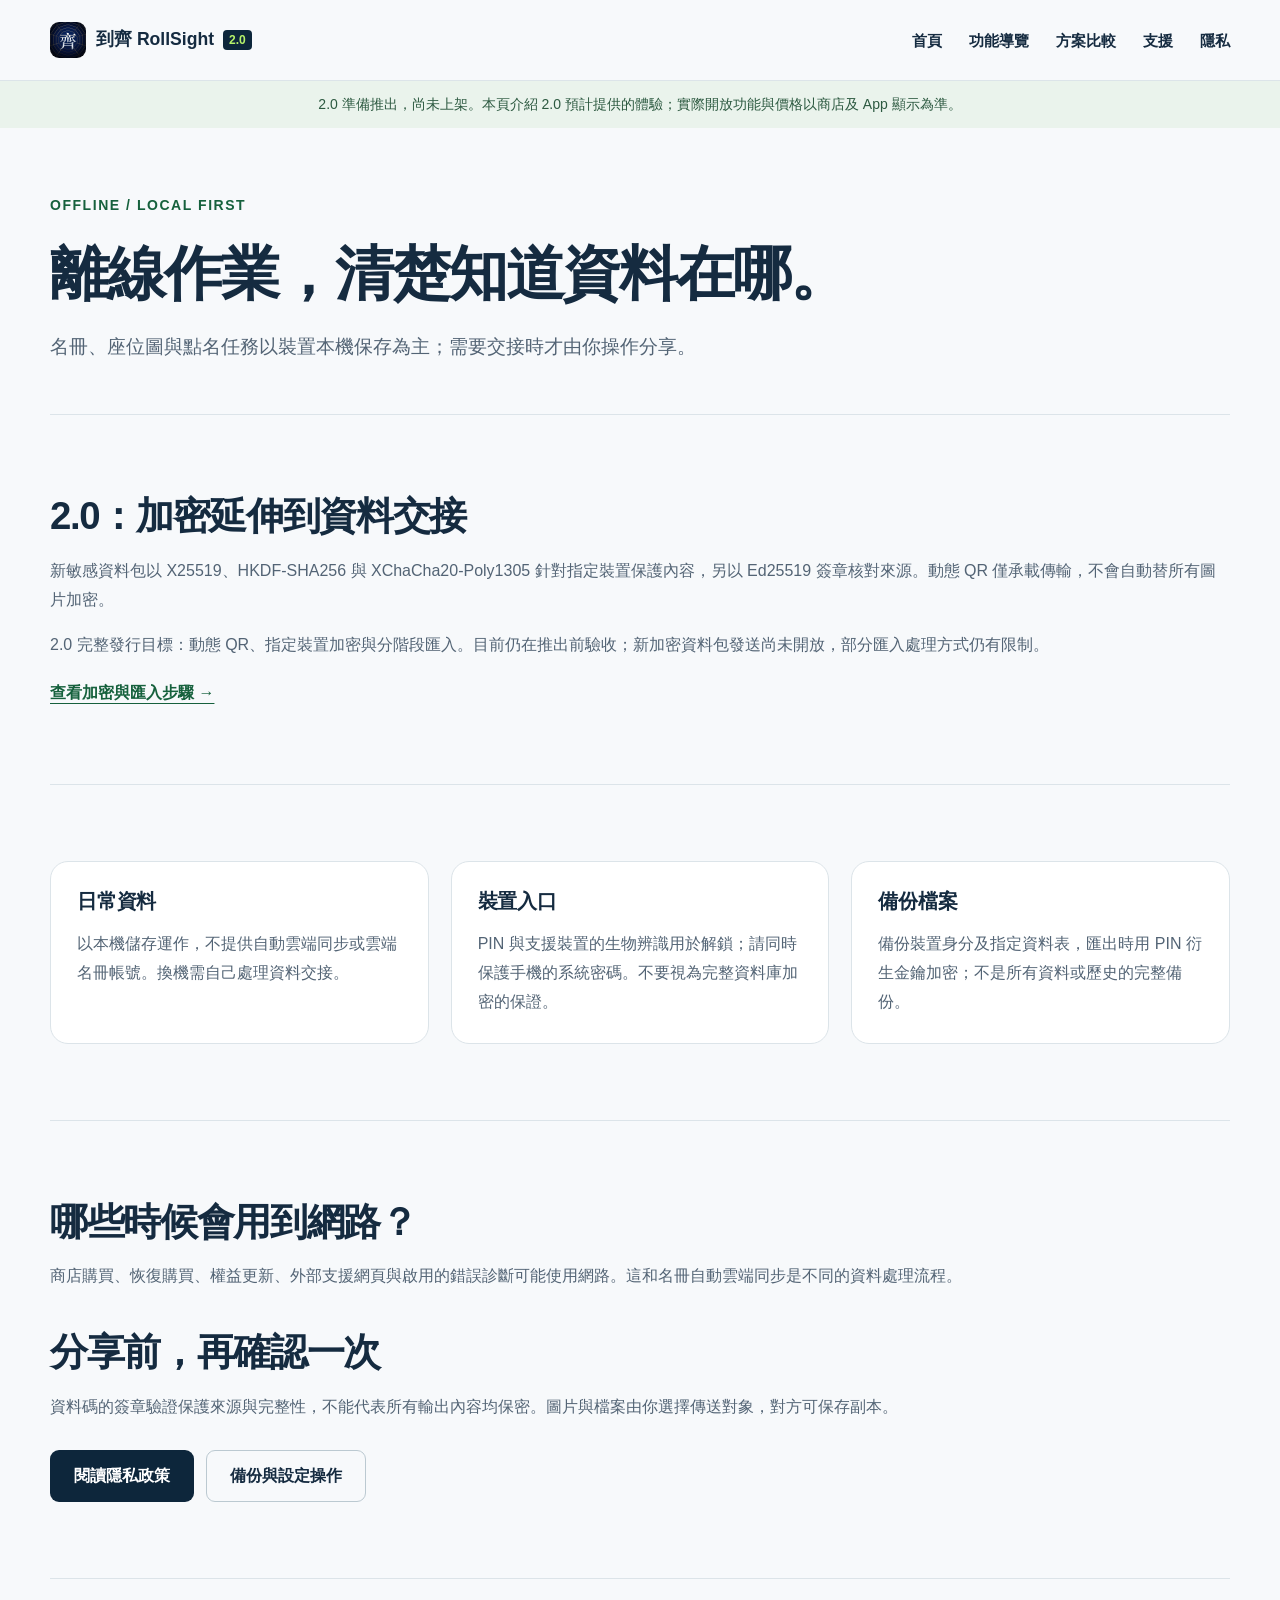
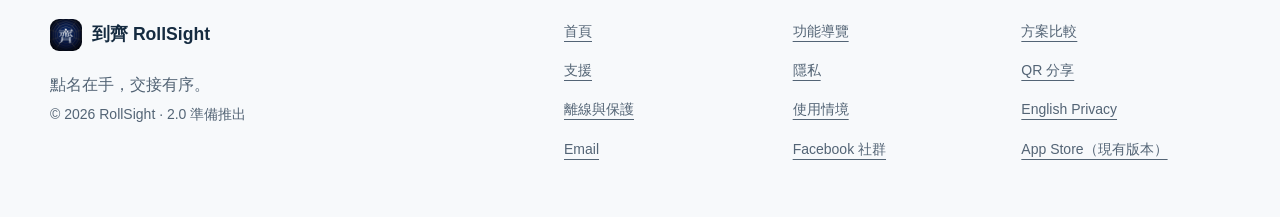
<file: features/offline-encrypted/index.html>
<!doctype html>
<html lang="zh-Hant"><head><meta charset="utf-8"><meta name="viewport" content="width=device-width, initial-scale=1">
<title>2.0 離線使用與本機資料保護｜RollSight</title><meta name="description" content="本機保存、PIN、生物辨識、加密備份的實際範圍與網路使用邊界。"><meta name="robots" content="index, follow"><link rel="canonical" href="https://cerry0524.github.io/RollSight-Site/features/offline-encrypted/"><link rel="icon" href="../../assets/site-icon.png"><link rel="stylesheet" href="../../styles.css">
<meta property="og:type" content="website"><meta property="og:title" content="2.0 離線使用與本機資料保護"><meta property="og:description" content="本機保存、PIN、生物辨識、加密備份的實際範圍與網路使用邊界。"><meta property="og:url" content="https://cerry0524.github.io/RollSight-Site/features/offline-encrypted/">
<meta property="og:image" content="https://cerry0524.github.io/RollSight-Site/assets/site-icon.png">
</head><body><a class="skip-link" href="#main">跳到主要內容</a>
<header class="site-header"><a class="brand" href="../../"><img src="../../assets/site-icon.png" alt="" width="36" height="36"><span>到齊 RollSight <small>2.0</small></span></a><nav class="site-nav" aria-label="主要導覽"><a href="../../">首頁</a><a href="../../user-guide/">功能導覽</a><a href="../../user-guide/subscription.html">方案比較</a><a href="../../support/">支援</a><a href="../../privacy/">隱私</a></nav></header>
<div class="release-notice">2.0 準備推出，尚未上架。本頁介紹 2.0 預計提供的體驗；實際開放功能與價格以商店及 App 顯示為準。</div><main id="main"><header class="page-intro"><p class="eyebrow">OFFLINE / LOCAL FIRST</p><h1>離線作業，清楚知道資料在哪。</h1><p class="lead">名冊、座位圖與點名任務以裝置本機保存為主；需要交接時才由你操作分享。</p></header><section class="section"><h2>2.0：加密延伸到資料交接</h2><p>新敏感資料包以 X25519、HKDF-SHA256 與 XChaCha20-Poly1305 針對指定裝置保護內容，另以 Ed25519 簽章核對來源。動態 QR 僅承載傳輸，不會自動替所有圖片加密。</p><p>2.0 完整發行目標：動態 QR、指定裝置加密與分階段匯入。目前仍在推出前驗收；新加密資料包發送尚未開放，部分匯入處理方式仍有限制。</p><a class="text-link" href="../../features/qr-share/">查看加密與匯入步驟 →</a></section><section class="section"><div class="card-grid"><article class="card"><h3>日常資料</h3><p>以本機儲存運作，不提供自動雲端同步或雲端名冊帳號。換機需自己處理資料交接。</p></article><article class="card"><h3>裝置入口</h3><p>PIN 與支援裝置的生物辨識用於解鎖；請同時保護手機的系統密碼。不要視為完整資料庫加密的保證。</p></article><article class="card"><h3>備份檔案</h3><p>備份裝置身分及指定資料表，匯出時用 PIN 衍生金鑰加密；不是所有資料或歷史的完整備份。</p></article></div></section><section class="section"><h2>哪些時候會用到網路？</h2><p>商店購買、恢復購買、權益更新、外部支援網頁與啟用的錯誤診斷可能使用網路。這和名冊自動雲端同步是不同的資料處理流程。</p><h2>分享前，再確認一次</h2><p>資料碼的簽章驗證保護來源與完整性，不能代表所有輸出內容均保密。圖片與檔案由你選擇傳送對象，對方可保存副本。</p><div class="actions"><a class="button primary" href="../../privacy/">閱讀隱私政策</a><a class="button secondary" href="../../user-guide/#settings">備份與設定操作</a></div></section></main><footer class="site-footer"><div><a class="brand" href="../../"><img src="../../assets/site-icon.png" width="32" height="32" alt="">到齊 RollSight</a><p>點名在手，交接有序。</p><small>© 2026 RollSight · 2.0 準備推出</small></div><nav aria-label="頁尾導覽"><a href="../../">首頁</a><a href="../../user-guide/">功能導覽</a><a href="../../user-guide/subscription.html">方案比較</a><a href="../../support/">支援</a><a href="../../privacy/">隱私</a><a href="../../features/qr-share/">QR 分享</a><a href="../../features/offline-encrypted/">離線與保護</a><a href="../../use-cases/military-roll-call/">使用情境</a><a href="../../privacy/index.en.html">English Privacy</a><a href="mailto:cerry0524@gmail.com">Email</a><a href="https://www.facebook.com/groups/2194278754661166?locale=zh_TW">Facebook 社群</a><a href="https://apps.apple.com/tw/app/%E5%88%B0%E9%BD%8A-rollsight/id6762076423">App Store（現有版本）</a></nav></footer></body></html>
</file>
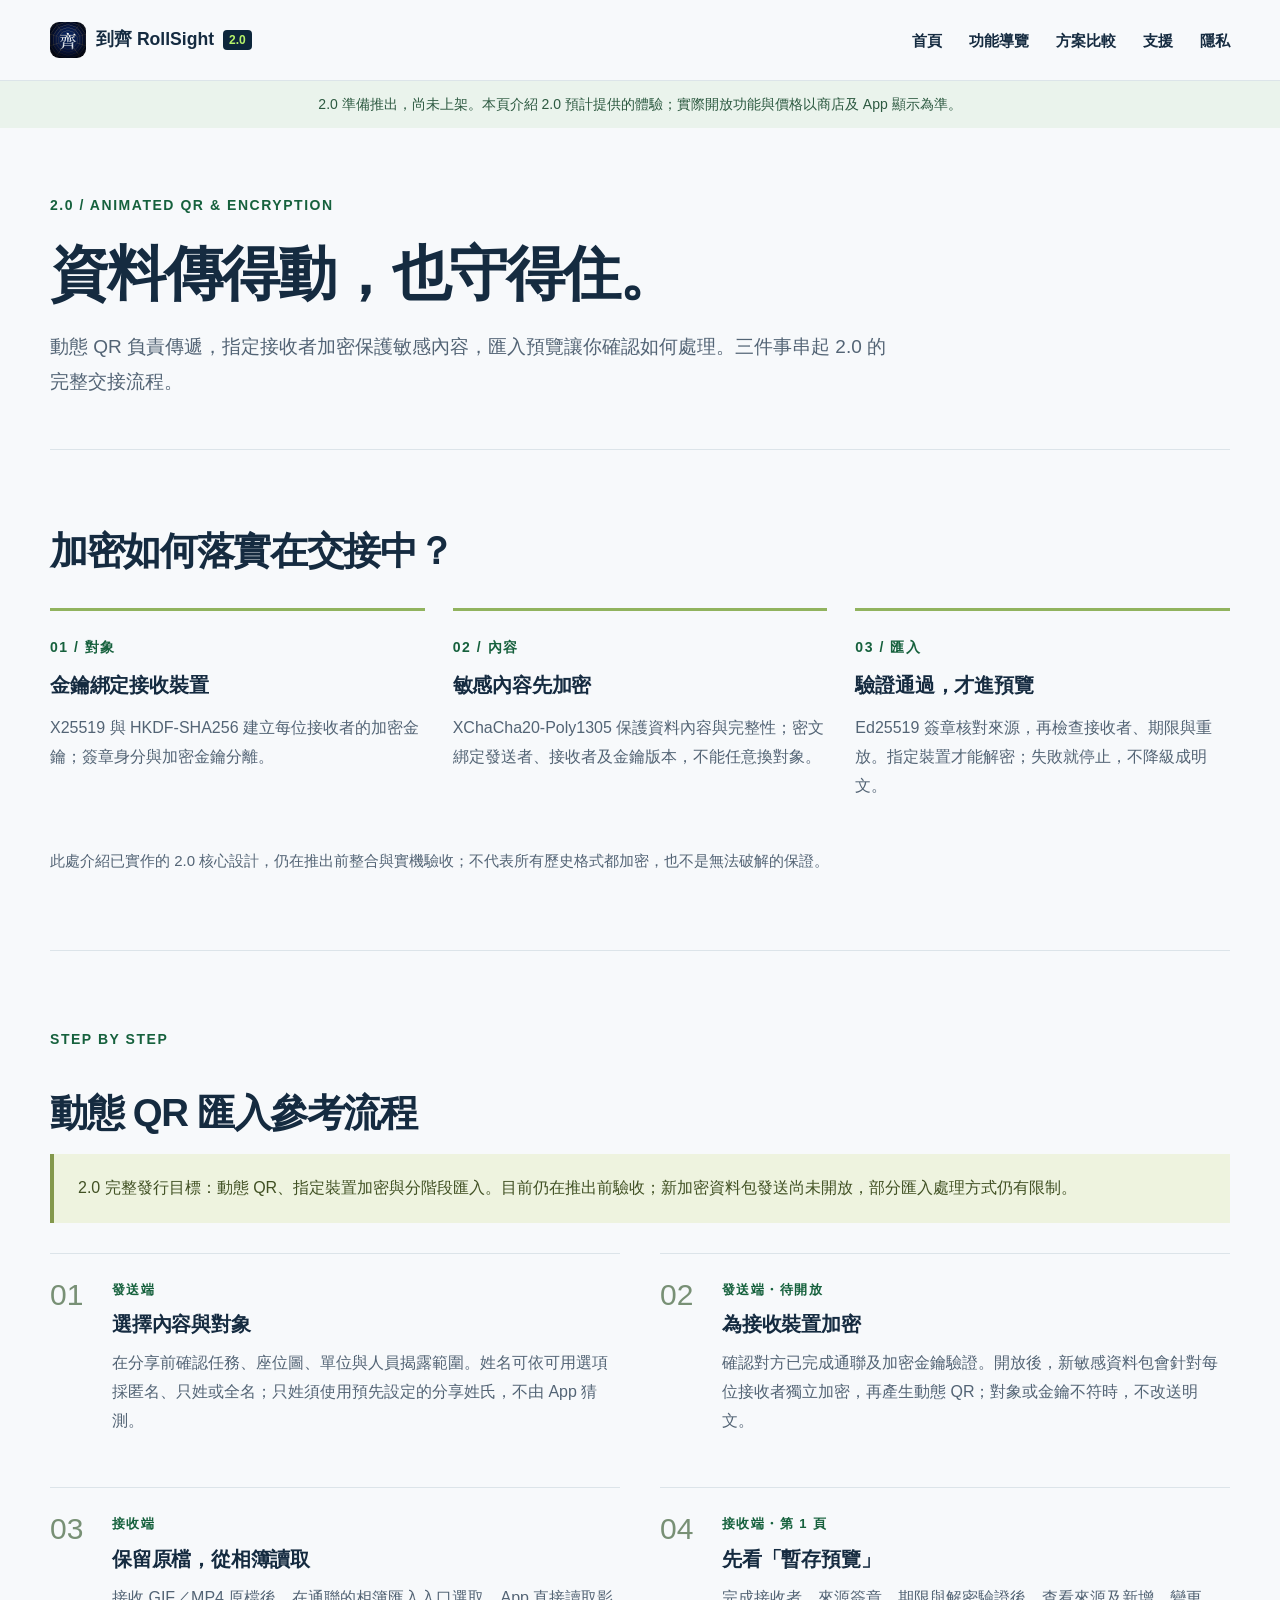
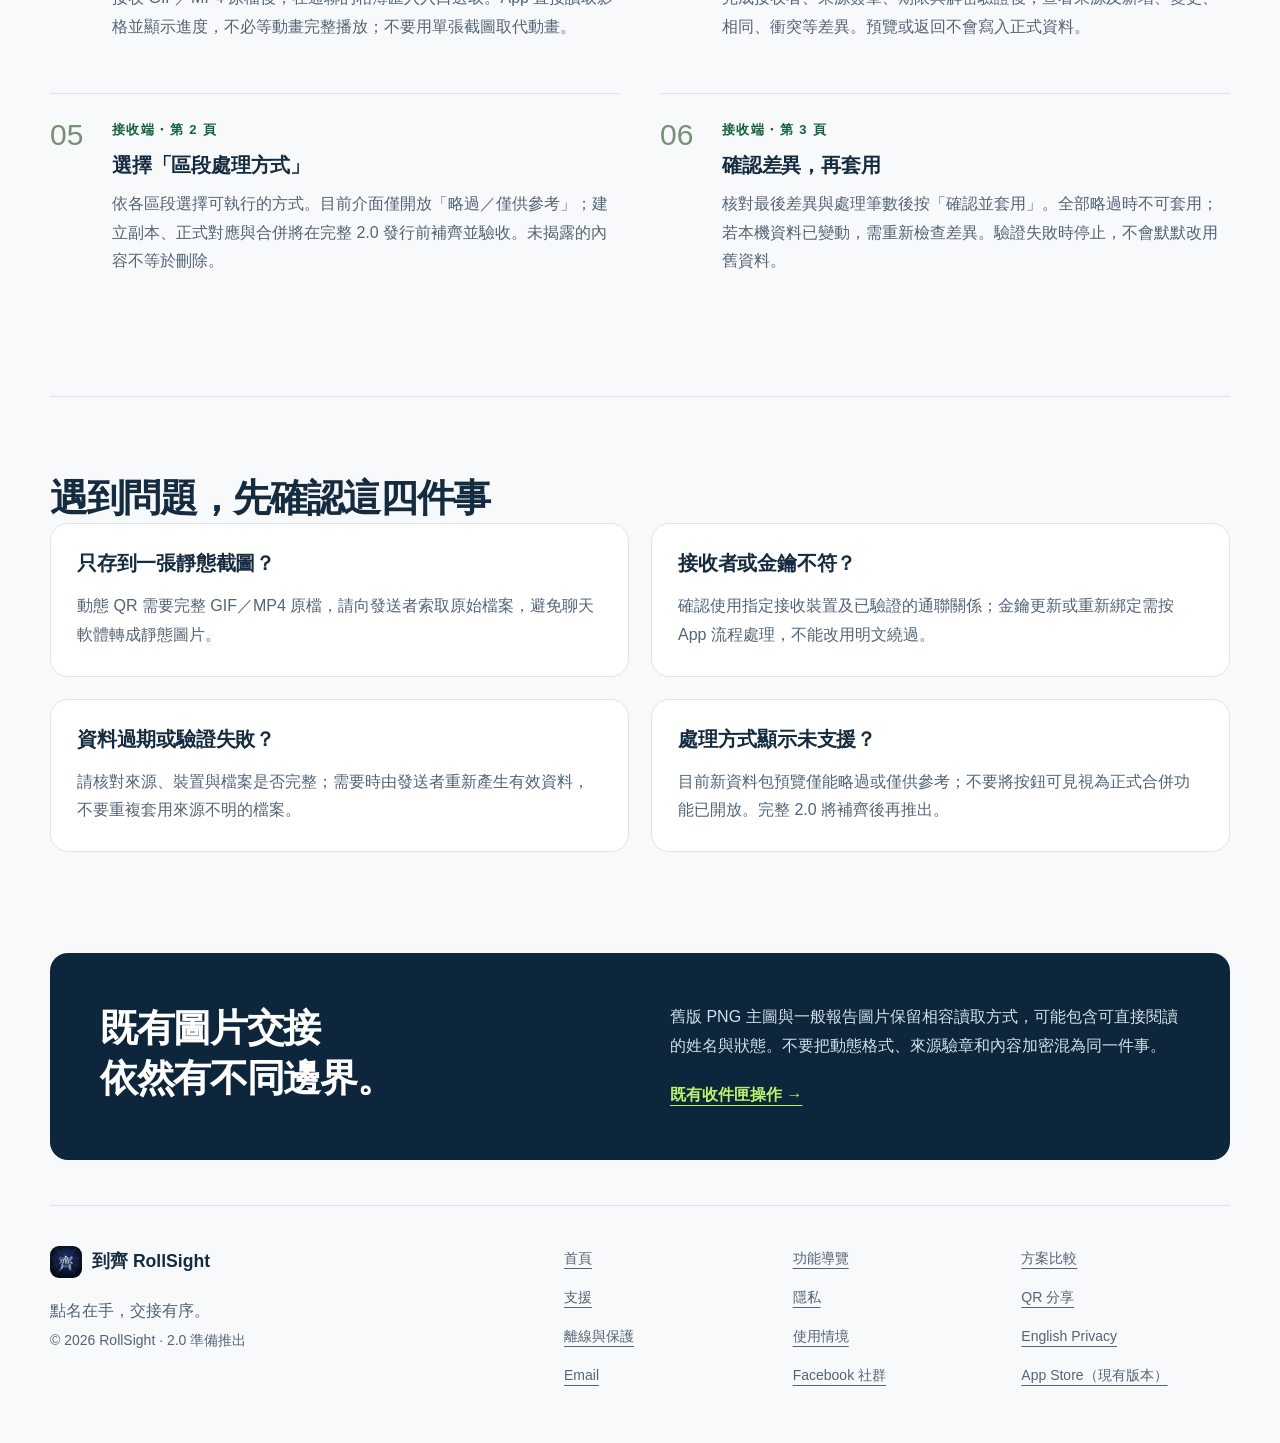
<file: features/qr-share/index.html>
<!doctype html>
<html lang="zh-Hant"><head><meta charset="utf-8"><meta name="viewport" content="width=device-width, initial-scale=1">
<title>2.0 動態 QR 與加密交接・逐步匯入導覽｜RollSight</title><meta name="description" content="了解動態 GIF/MP4、指定裝置加密與三頁式差異預覽的匯入流程及推出前限制。"><meta name="robots" content="index, follow"><link rel="canonical" href="https://cerry0524.github.io/RollSight-Site/features/qr-share/"><link rel="icon" href="../../assets/site-icon.png"><link rel="stylesheet" href="../../styles.css">
<meta property="og:type" content="website"><meta property="og:title" content="2.0 動態 QR 與加密交接・逐步匯入導覽"><meta property="og:description" content="了解動態 GIF/MP4、指定裝置加密與三頁式差異預覽的匯入流程及推出前限制。"><meta property="og:url" content="https://cerry0524.github.io/RollSight-Site/features/qr-share/">
<meta property="og:image" content="https://cerry0524.github.io/RollSight-Site/assets/site-icon.png">
</head><body><a class="skip-link" href="#main">跳到主要內容</a>
<header class="site-header"><a class="brand" href="../../"><img src="../../assets/site-icon.png" alt="" width="36" height="36"><span>到齊 RollSight <small>2.0</small></span></a><nav class="site-nav" aria-label="主要導覽"><a href="../../">首頁</a><a href="../../user-guide/">功能導覽</a><a href="../../user-guide/subscription.html">方案比較</a><a href="../../support/">支援</a><a href="../../privacy/">隱私</a></nav></header>
<div class="release-notice">2.0 準備推出，尚未上架。本頁介紹 2.0 預計提供的體驗；實際開放功能與價格以商店及 App 顯示為準。</div><main id="main"><header class="page-intro"><p class="eyebrow">2.0 / ANIMATED QR & ENCRYPTION</p><h1>資料傳得動，也守得住。</h1><p class="lead">動態 QR 負責傳遞，指定接收者加密保護敏感內容，匯入預覽讓你確認如何處理。三件事串起 2.0 的完整交接流程。</p></header><section class="section"><h2>加密如何落實在交接中？</h2><div class="crypto-grid"><article><p class="eyebrow">01 / 對象</p><h3>金鑰綁定接收裝置</h3><p>X25519 與 HKDF-SHA256 建立每位接收者的加密金鑰；簽章身分與加密金鑰分離。</p></article><article><p class="eyebrow">02 / 內容</p><h3>敏感內容先加密</h3><p>XChaCha20-Poly1305 保護資料內容與完整性；密文綁定發送者、接收者及金鑰版本，不能任意換對象。</p></article><article><p class="eyebrow">03 / 匯入</p><h3>驗證通過，才進預覽</h3><p>Ed25519 簽章核對來源，再檢查接收者、期限與重放。指定裝置才能解密；失敗就停止，不降級成明文。</p></article></div><p class="fine-print">此處介紹已實作的 2.0 核心設計，仍在推出前整合與實機驗收；不代表所有歷史格式都加密，也不是無法破解的保證。</p></section><section class="section" id="steps"><p class="eyebrow">STEP BY STEP</p><h2>動態 QR 匯入參考流程</h2><p class="callout">2.0 完整發行目標：動態 QR、指定裝置加密與分階段匯入。目前仍在推出前驗收；新加密資料包發送尚未開放，部分匯入處理方式仍有限制。</p><ol class="import-steps"><li><span class="step-index">01</span><div><p class="eyebrow">發送端</p><h3>選擇內容與對象</h3><p>在分享前確認任務、座位圖、單位與人員揭露範圍。姓名可依可用選項採匿名、只姓或全名；只姓須使用預先設定的分享姓氏，不由 App 猜測。</p></div></li><li><span class="step-index">02</span><div><p class="eyebrow">發送端・待開放</p><h3>為接收裝置加密</h3><p>確認對方已完成通聯及加密金鑰驗證。開放後，新敏感資料包會針對每位接收者獨立加密，再產生動態 QR；對象或金鑰不符時，不改送明文。</p></div></li><li><span class="step-index">03</span><div><p class="eyebrow">接收端</p><h3>保留原檔，從相簿讀取</h3><p>接收 GIF／MP4 原檔後，在通聯的相簿匯入入口選取。App 直接讀取影格並顯示進度，不必等動畫完整播放；不要用單張截圖取代動畫。</p></div></li><li><span class="step-index">04</span><div><p class="eyebrow">接收端・第 1 頁</p><h3>先看「暫存預覽」</h3><p>完成接收者、來源簽章、期限與解密驗證後，查看來源及新增、變更、相同、衝突等差異。預覽或返回不會寫入正式資料。</p></div></li><li><span class="step-index">05</span><div><p class="eyebrow">接收端・第 2 頁</p><h3>選擇「區段處理方式」</h3><p>依各區段選擇可執行的方式。目前介面僅開放「略過／僅供參考」；建立副本、正式對應與合併將在完整 2.0 發行前補齊並驗收。未揭露的內容不等於刪除。</p></div></li><li><span class="step-index">06</span><div><p class="eyebrow">接收端・第 3 頁</p><h3>確認差異，再套用</h3><p>核對最後差異與處理筆數後按「確認並套用」。全部略過時不可套用；若本機資料已變動，需重新檢查差異。驗證失敗時停止，不會默默改用舊資料。</p></div></li></ol></section><section class="section"><h2>遇到問題，先確認這四件事</h2><div class="card-grid"><article class="card"><h3>只存到一張靜態截圖？</h3><p>動態 QR 需要完整 GIF／MP4 原檔，請向發送者索取原始檔案，避免聊天軟體轉成靜態圖片。</p></article><article class="card"><h3>接收者或金鑰不符？</h3><p>確認使用指定接收裝置及已驗證的通聯關係；金鑰更新或重新綁定需按 App 流程處理，不能改用明文繞過。</p></article><article class="card"><h3>資料過期或驗證失敗？</h3><p>請核對來源、裝置與檔案是否完整；需要時由發送者重新產生有效資料，不要重複套用來源不明的檔案。</p></article><article class="card"><h3>處理方式顯示未支援？</h3><p>目前新資料包預覽僅能略過或僅供參考；不要將按鈕可見視為正式合併功能已開放。完整 2.0 將補齊後再推出。</p></article></div></section><section class="section trust-band"><div><h2>既有圖片交接<br>依然有不同邊界。</h2></div><div><p>舊版 PNG 主圖與一般報告圖片保留相容讀取方式，可能包含可直接閱讀的姓名與狀態。不要把動態格式、來源驗章和內容加密混為同一件事。</p><a class="text-link" href="../../user-guide/#inbox">既有收件匣操作 →</a></div></section></main><footer class="site-footer"><div><a class="brand" href="../../"><img src="../../assets/site-icon.png" width="32" height="32" alt="">到齊 RollSight</a><p>點名在手，交接有序。</p><small>© 2026 RollSight · 2.0 準備推出</small></div><nav aria-label="頁尾導覽"><a href="../../">首頁</a><a href="../../user-guide/">功能導覽</a><a href="../../user-guide/subscription.html">方案比較</a><a href="../../support/">支援</a><a href="../../privacy/">隱私</a><a href="../../features/qr-share/">QR 分享</a><a href="../../features/offline-encrypted/">離線與保護</a><a href="../../use-cases/military-roll-call/">使用情境</a><a href="../../privacy/index.en.html">English Privacy</a><a href="mailto:cerry0524@gmail.com">Email</a><a href="https://www.facebook.com/groups/2194278754661166?locale=zh_TW">Facebook 社群</a><a href="https://apps.apple.com/tw/app/%E5%88%B0%E9%BD%8A-rollsight/id6762076423">App Store（現有版本）</a></nav></footer></body></html>
</file>
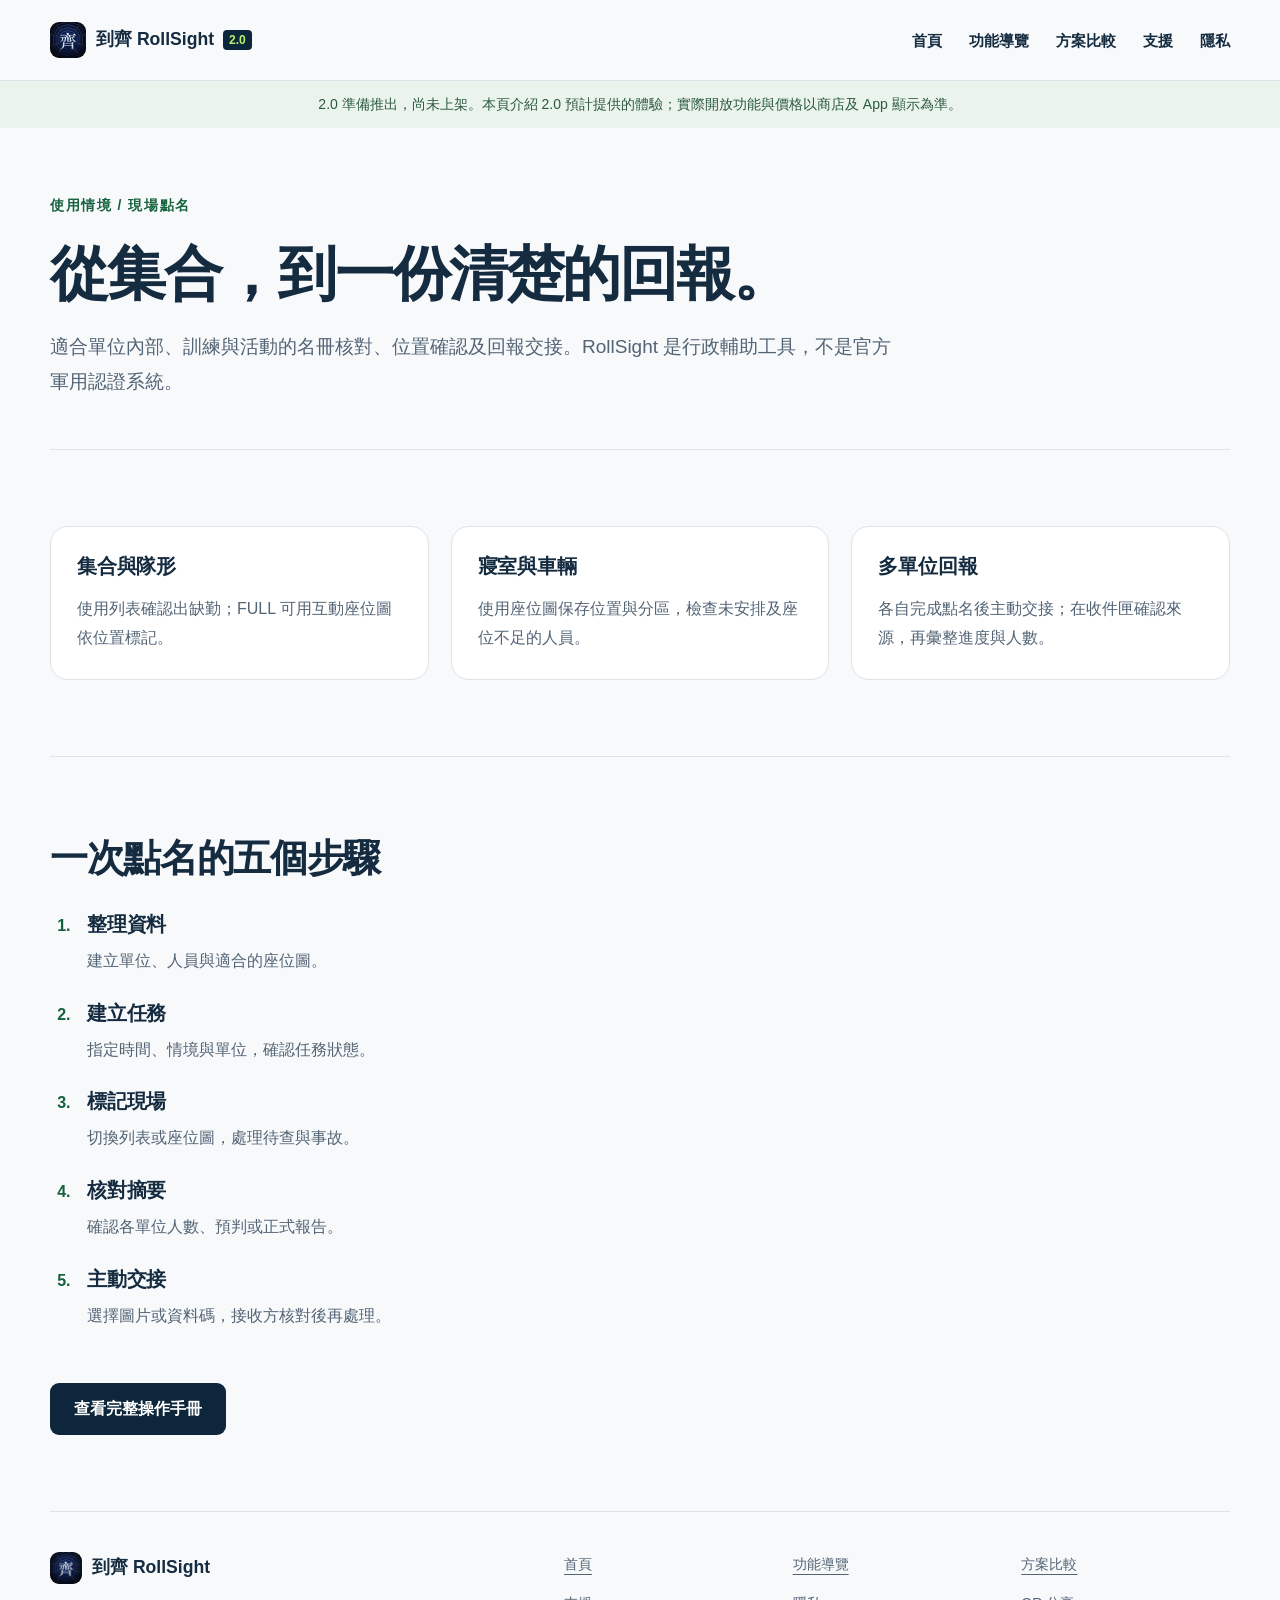
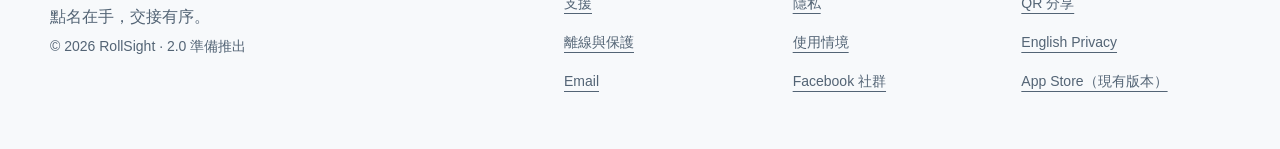
<file: use-cases/military-roll-call/index.html>
<!doctype html>
<html lang="zh-Hant"><head><meta charset="utf-8"><meta name="viewport" content="width=device-width, initial-scale=1">
<title>2.0 單位與軍中點名使用情境｜RollSight</title><meta name="description" content="現場集合、座位位置與下級回報的離線作業流程。"><meta name="robots" content="index, follow"><link rel="canonical" href="https://cerry0524.github.io/RollSight-Site/use-cases/military-roll-call/"><link rel="icon" href="../../assets/site-icon.png"><link rel="stylesheet" href="../../styles.css">
<meta property="og:type" content="website"><meta property="og:title" content="2.0 單位與軍中點名使用情境"><meta property="og:description" content="現場集合、座位位置與下級回報的離線作業流程。"><meta property="og:url" content="https://cerry0524.github.io/RollSight-Site/use-cases/military-roll-call/">
<meta property="og:image" content="https://cerry0524.github.io/RollSight-Site/assets/site-icon.png">
</head><body><a class="skip-link" href="#main">跳到主要內容</a>
<header class="site-header"><a class="brand" href="../../"><img src="../../assets/site-icon.png" alt="" width="36" height="36"><span>到齊 RollSight <small>2.0</small></span></a><nav class="site-nav" aria-label="主要導覽"><a href="../../">首頁</a><a href="../../user-guide/">功能導覽</a><a href="../../user-guide/subscription.html">方案比較</a><a href="../../support/">支援</a><a href="../../privacy/">隱私</a></nav></header>
<div class="release-notice">2.0 準備推出，尚未上架。本頁介紹 2.0 預計提供的體驗；實際開放功能與價格以商店及 App 顯示為準。</div><main id="main"><header class="page-intro"><p class="eyebrow">使用情境 / 現場點名</p><h1>從集合，到一份清楚的回報。</h1><p class="lead">適合單位內部、訓練與活動的名冊核對、位置確認及回報交接。RollSight 是行政輔助工具，不是官方軍用認證系統。</p></header><section class="section"><div class="card-grid"><article class="card"><h3>集合與隊形</h3><p>使用列表確認出缺勤；FULL 可用互動座位圖依位置標記。</p></article><article class="card"><h3>寢室與車輛</h3><p>使用座位圖保存位置與分區，檢查未安排及座位不足的人員。</p></article><article class="card"><h3>多單位回報</h3><p>各自完成點名後主動交接；在收件匣確認來源，再彙整進度與人數。</p></article></div></section><section class="section"><h2>一次點名的五個步驟</h2><ol class="steps"><li><h3>整理資料</h3><p>建立單位、人員與適合的座位圖。</p></li><li><h3>建立任務</h3><p>指定時間、情境與單位，確認任務狀態。</p></li><li><h3>標記現場</h3><p>切換列表或座位圖，處理待查與事故。</p></li><li><h3>核對摘要</h3><p>確認各單位人數、預判或正式報告。</p></li><li><h3>主動交接</h3><p>選擇圖片或資料碼，接收方核對後再處理。</p></li></ol><a class="button primary" href="../../user-guide/">查看完整操作手冊</a></section></main><footer class="site-footer"><div><a class="brand" href="../../"><img src="../../assets/site-icon.png" width="32" height="32" alt="">到齊 RollSight</a><p>點名在手，交接有序。</p><small>© 2026 RollSight · 2.0 準備推出</small></div><nav aria-label="頁尾導覽"><a href="../../">首頁</a><a href="../../user-guide/">功能導覽</a><a href="../../user-guide/subscription.html">方案比較</a><a href="../../support/">支援</a><a href="../../privacy/">隱私</a><a href="../../features/qr-share/">QR 分享</a><a href="../../features/offline-encrypted/">離線與保護</a><a href="../../use-cases/military-roll-call/">使用情境</a><a href="../../privacy/index.en.html">English Privacy</a><a href="mailto:cerry0524@gmail.com">Email</a><a href="https://www.facebook.com/groups/2194278754661166?locale=zh_TW">Facebook 社群</a><a href="https://apps.apple.com/tw/app/%E5%88%B0%E9%BD%8A-rollsight/id6762076423">App Store（現有版本）</a></nav></footer></body></html>
</file>
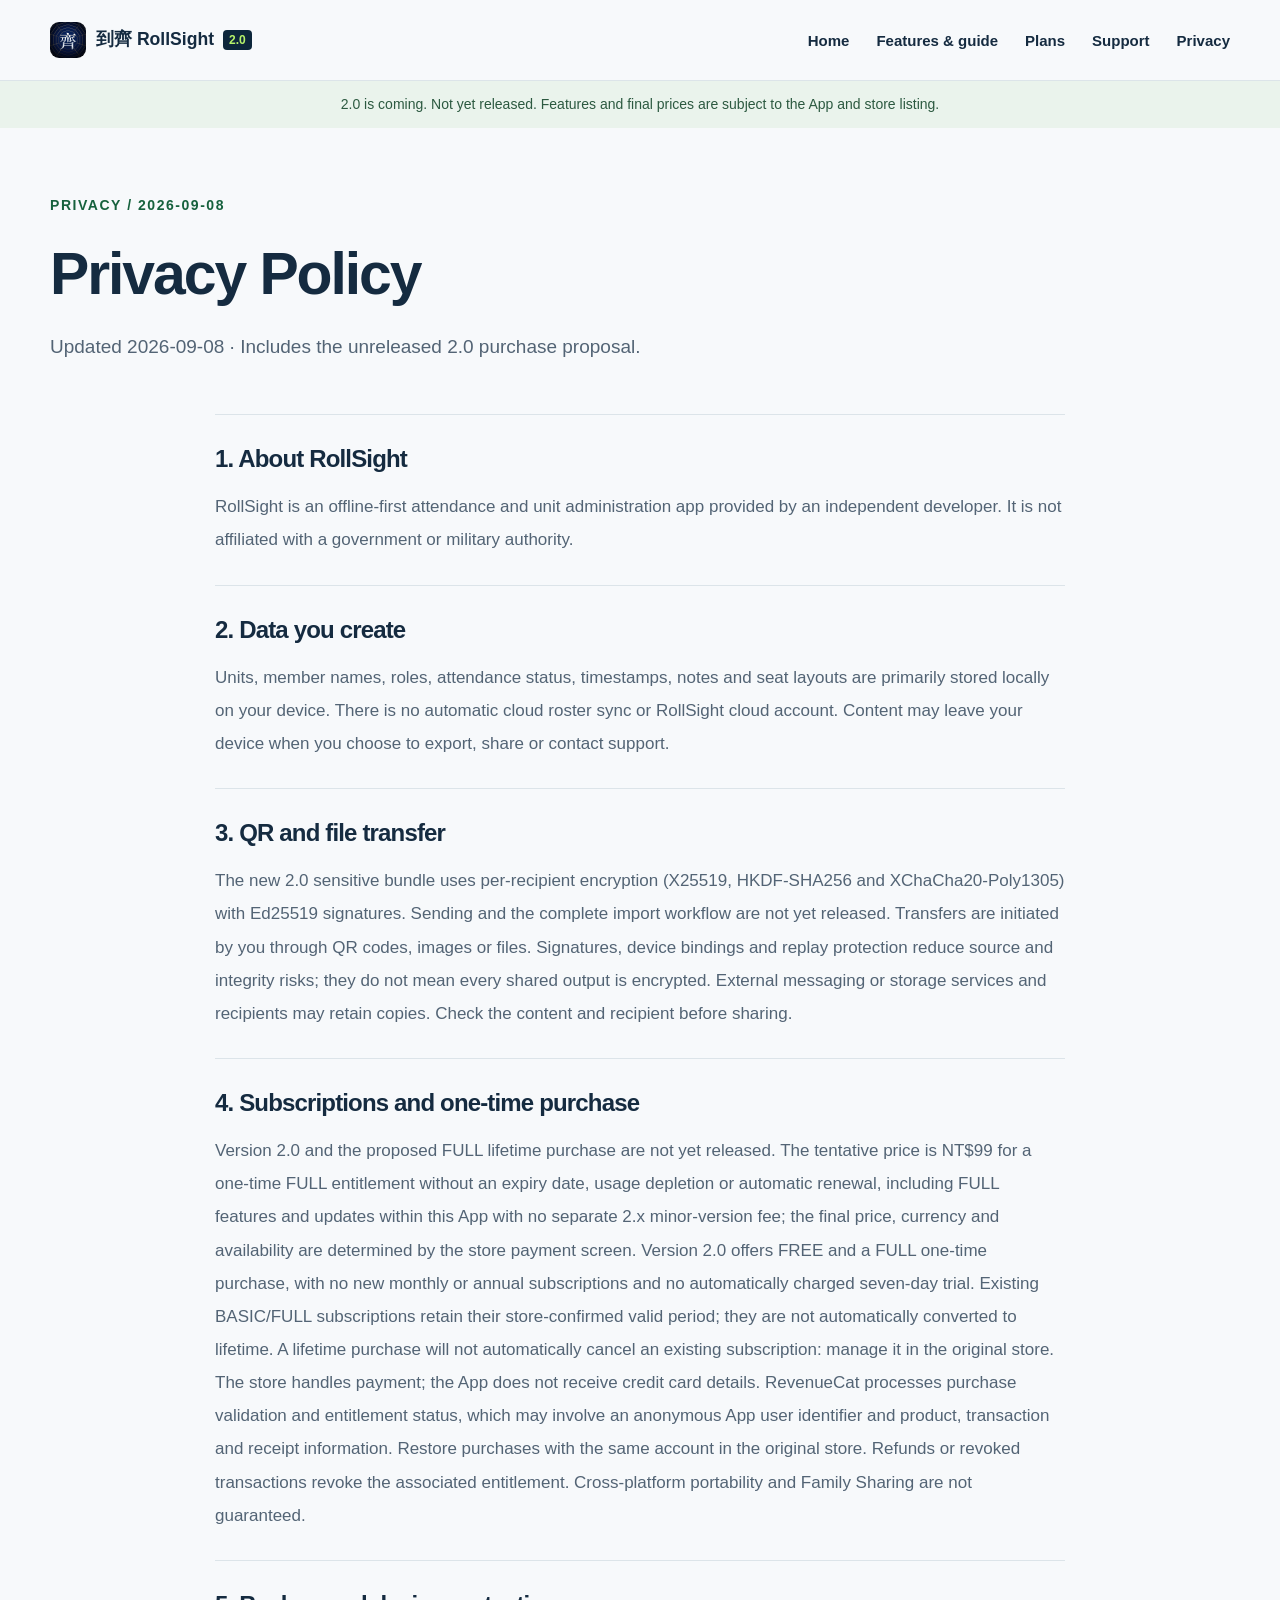
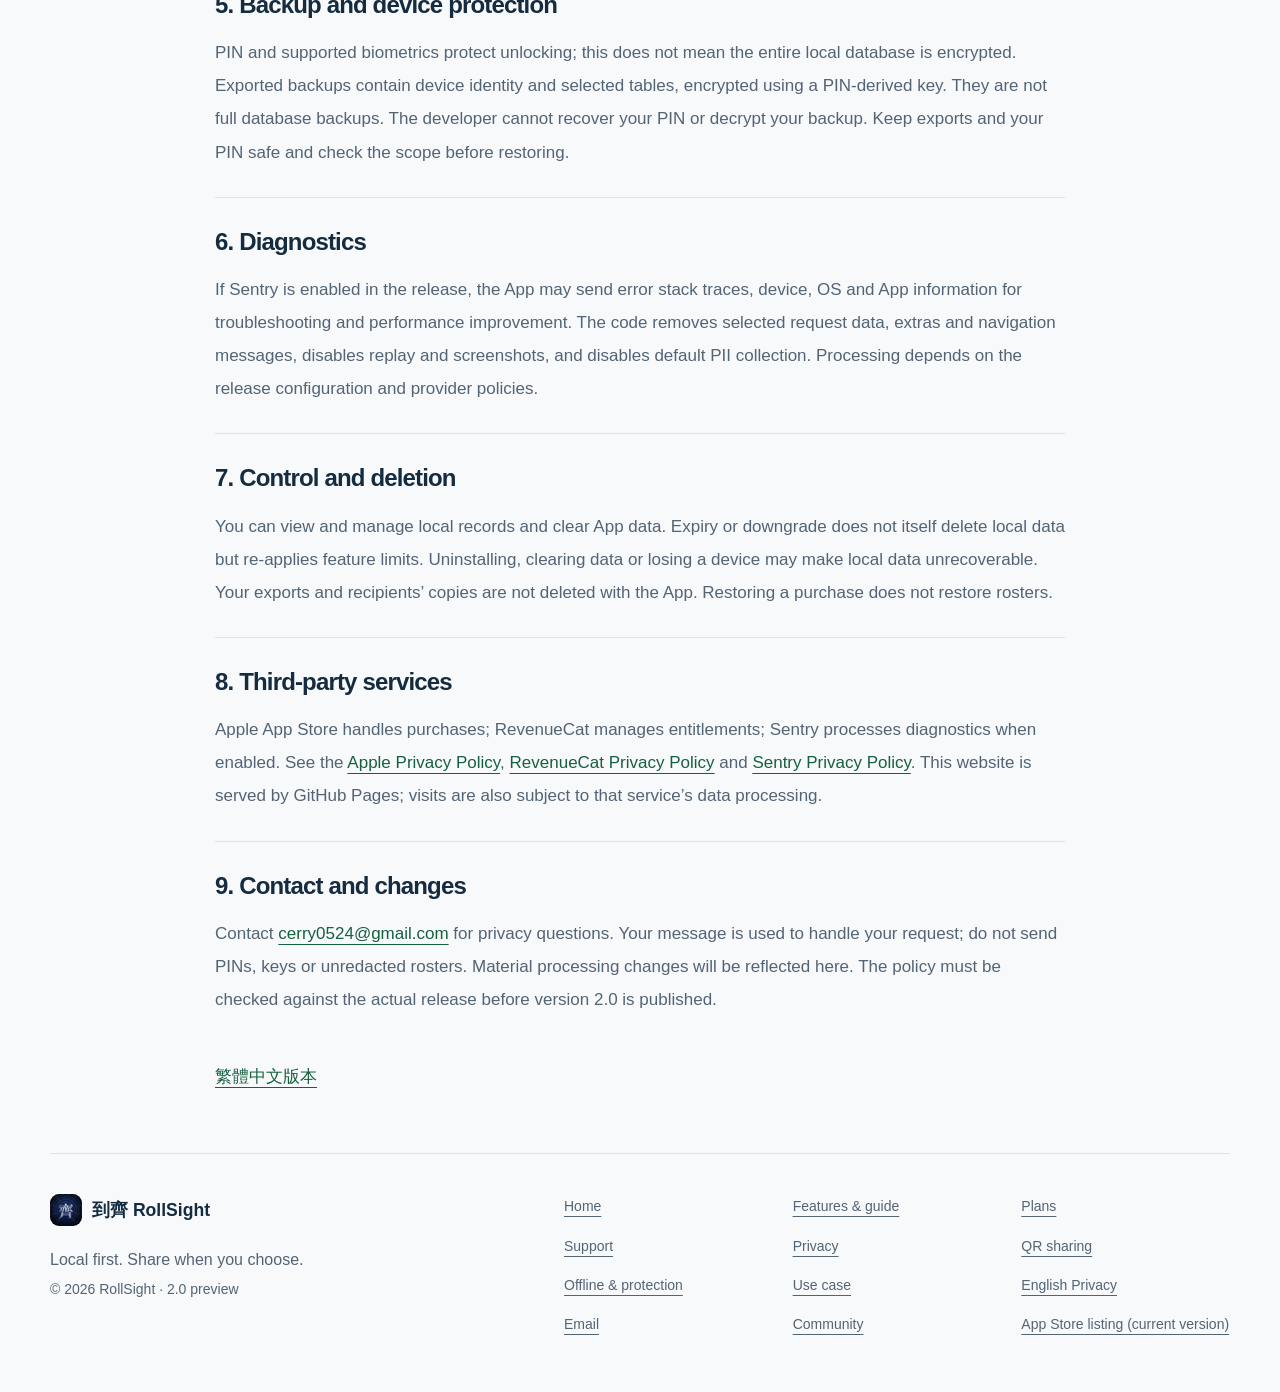
<file: privacy/index.en.html>
<!doctype html>
<html lang="en"><head><meta charset="utf-8"><meta name="viewport" content="width=device-width, initial-scale=1">
<title>Privacy Policy｜RollSight</title><meta name="description" content="Local data, sharing, payments, backups and diagnostics."><meta name="robots" content="index, follow"><link rel="canonical" href="https://cerry0524.github.io/RollSight-Site/privacy/index.en.html"><link rel="icon" href="../assets/site-icon.png"><link rel="stylesheet" href="../styles.css">
<meta property="og:type" content="website"><meta property="og:title" content="Privacy Policy"><meta property="og:description" content="Local data, sharing, payments, backups and diagnostics."><meta property="og:url" content="https://cerry0524.github.io/RollSight-Site/privacy/index.en.html">
<meta property="og:image" content="https://cerry0524.github.io/RollSight-Site/assets/site-icon.png">
</head><body><a class="skip-link" href="#main">Skip to content</a>
<header class="site-header"><a class="brand" href="../"><img src="../assets/site-icon.png" alt="" width="36" height="36"><span>到齊 RollSight <small>2.0</small></span></a><nav class="site-nav" aria-label="Main navigation"><a href="../">Home</a><a href="../user-guide/">Features & guide</a><a href="../user-guide/subscription.html">Plans</a><a href="../support/">Support</a><a href="../privacy/">Privacy</a></nav></header>
<div class="release-notice">2.0 is coming. Not yet released. Features and final prices are subject to the App and store listing.</div><main id="main"><header class="page-intro"><p class="eyebrow">PRIVACY / 2026-09-08</p><h1>Privacy Policy</h1><p class="lead">Updated 2026-09-08 · Includes the unreleased 2.0 purchase proposal.</p></header><article class="policy-content"><section><h2>1. About RollSight</h2><p>RollSight is an offline-first attendance and unit administration app provided by an independent developer. It is not affiliated with a government or military authority.</p></section><section><h2>2. Data you create</h2><p>Units, member names, roles, attendance status, timestamps, notes and seat layouts are primarily stored locally on your device. There is no automatic cloud roster sync or RollSight cloud account. Content may leave your device when you choose to export, share or contact support.</p></section><section><h2>3. QR and file transfer</h2><p>The new 2.0 sensitive bundle uses per-recipient encryption (X25519, HKDF-SHA256 and XChaCha20-Poly1305) with Ed25519 signatures. Sending and the complete import workflow are not yet released. Transfers are initiated by you through QR codes, images or files. Signatures, device bindings and replay protection reduce source and integrity risks; they do not mean every shared output is encrypted. External messaging or storage services and recipients may retain copies. Check the content and recipient before sharing.</p></section><section><h2>4. Subscriptions and one-time purchase</h2><p>Version 2.0 and the proposed FULL lifetime purchase are not yet released. The tentative price is NT$99 for a one-time FULL entitlement without an expiry date, usage depletion or automatic renewal, including FULL features and updates within this App with no separate 2.x minor-version fee; the final price, currency and availability are determined by the store payment screen. Version 2.0 offers FREE and a FULL one-time purchase, with no new monthly or annual subscriptions and no automatically charged seven-day trial. Existing BASIC/FULL subscriptions retain their store-confirmed valid period; they are not automatically converted to lifetime. A lifetime purchase will not automatically cancel an existing subscription: manage it in the original store. The store handles payment; the App does not receive credit card details. RevenueCat processes purchase validation and entitlement status, which may involve an anonymous App user identifier and product, transaction and receipt information. Restore purchases with the same account in the original store. Refunds or revoked transactions revoke the associated entitlement. Cross-platform portability and Family Sharing are not guaranteed.</p></section><section><h2>5. Backup and device protection</h2><p>PIN and supported biometrics protect unlocking; this does not mean the entire local database is encrypted. Exported backups contain device identity and selected tables, encrypted using a PIN-derived key. They are not full database backups. The developer cannot recover your PIN or decrypt your backup. Keep exports and your PIN safe and check the scope before restoring.</p></section><section><h2>6. Diagnostics</h2><p>If Sentry is enabled in the release, the App may send error stack traces, device, OS and App information for troubleshooting and performance improvement. The code removes selected request data, extras and navigation messages, disables replay and screenshots, and disables default PII collection. Processing depends on the release configuration and provider policies.</p></section><section><h2>7. Control and deletion</h2><p>You can view and manage local records and clear App data. Expiry or downgrade does not itself delete local data but re-applies feature limits. Uninstalling, clearing data or losing a device may make local data unrecoverable. Your exports and recipients’ copies are not deleted with the App. Restoring a purchase does not restore rosters.</p></section><section><h2>8. Third-party services</h2><p>Apple App Store handles purchases; RevenueCat manages entitlements; Sentry processes diagnostics when enabled. See the <a href="https://www.apple.com/legal/privacy/">Apple Privacy Policy</a>, <a href="https://www.revenuecat.com/privacy">RevenueCat Privacy Policy</a> and <a href="https://sentry.io/privacy/">Sentry Privacy Policy</a>. This website is served by GitHub Pages; visits are also subject to that service’s data processing.</p></section><section><h2>9. Contact and changes</h2><p>Contact <a href="mailto:cerry0524@gmail.com">cerry0524@gmail.com</a> for privacy questions. Your message is used to handle your request; do not send PINs, keys or unredacted rosters. Material processing changes will be reflected here. The policy must be checked against the actual release before version 2.0 is published.</p></section><p><a href="../privacy/index.zh-Hant.html">繁體中文版本</a></p></article></main><footer class="site-footer"><div><a class="brand" href="../"><img src="../assets/site-icon.png" width="32" height="32" alt="">到齊 RollSight</a><p>Local first. Share when you choose.</p><small>© 2026 RollSight · 2.0 preview</small></div><nav aria-label="Footer"><a href="../">Home</a><a href="../user-guide/">Features & guide</a><a href="../user-guide/subscription.html">Plans</a><a href="../support/">Support</a><a href="../privacy/">Privacy</a><a href="../features/qr-share/">QR sharing</a><a href="../features/offline-encrypted/">Offline & protection</a><a href="../use-cases/military-roll-call/">Use case</a><a href="../privacy/index.en.html">English Privacy</a><a href="mailto:cerry0524@gmail.com">Email</a><a href="https://www.facebook.com/groups/2194278754661166?locale=zh_TW">Community</a><a href="https://apps.apple.com/tw/app/%E5%88%B0%E9%BD%8A-rollsight/id6762076423">App Store listing (current version)</a></nav></footer></body></html>
</file>
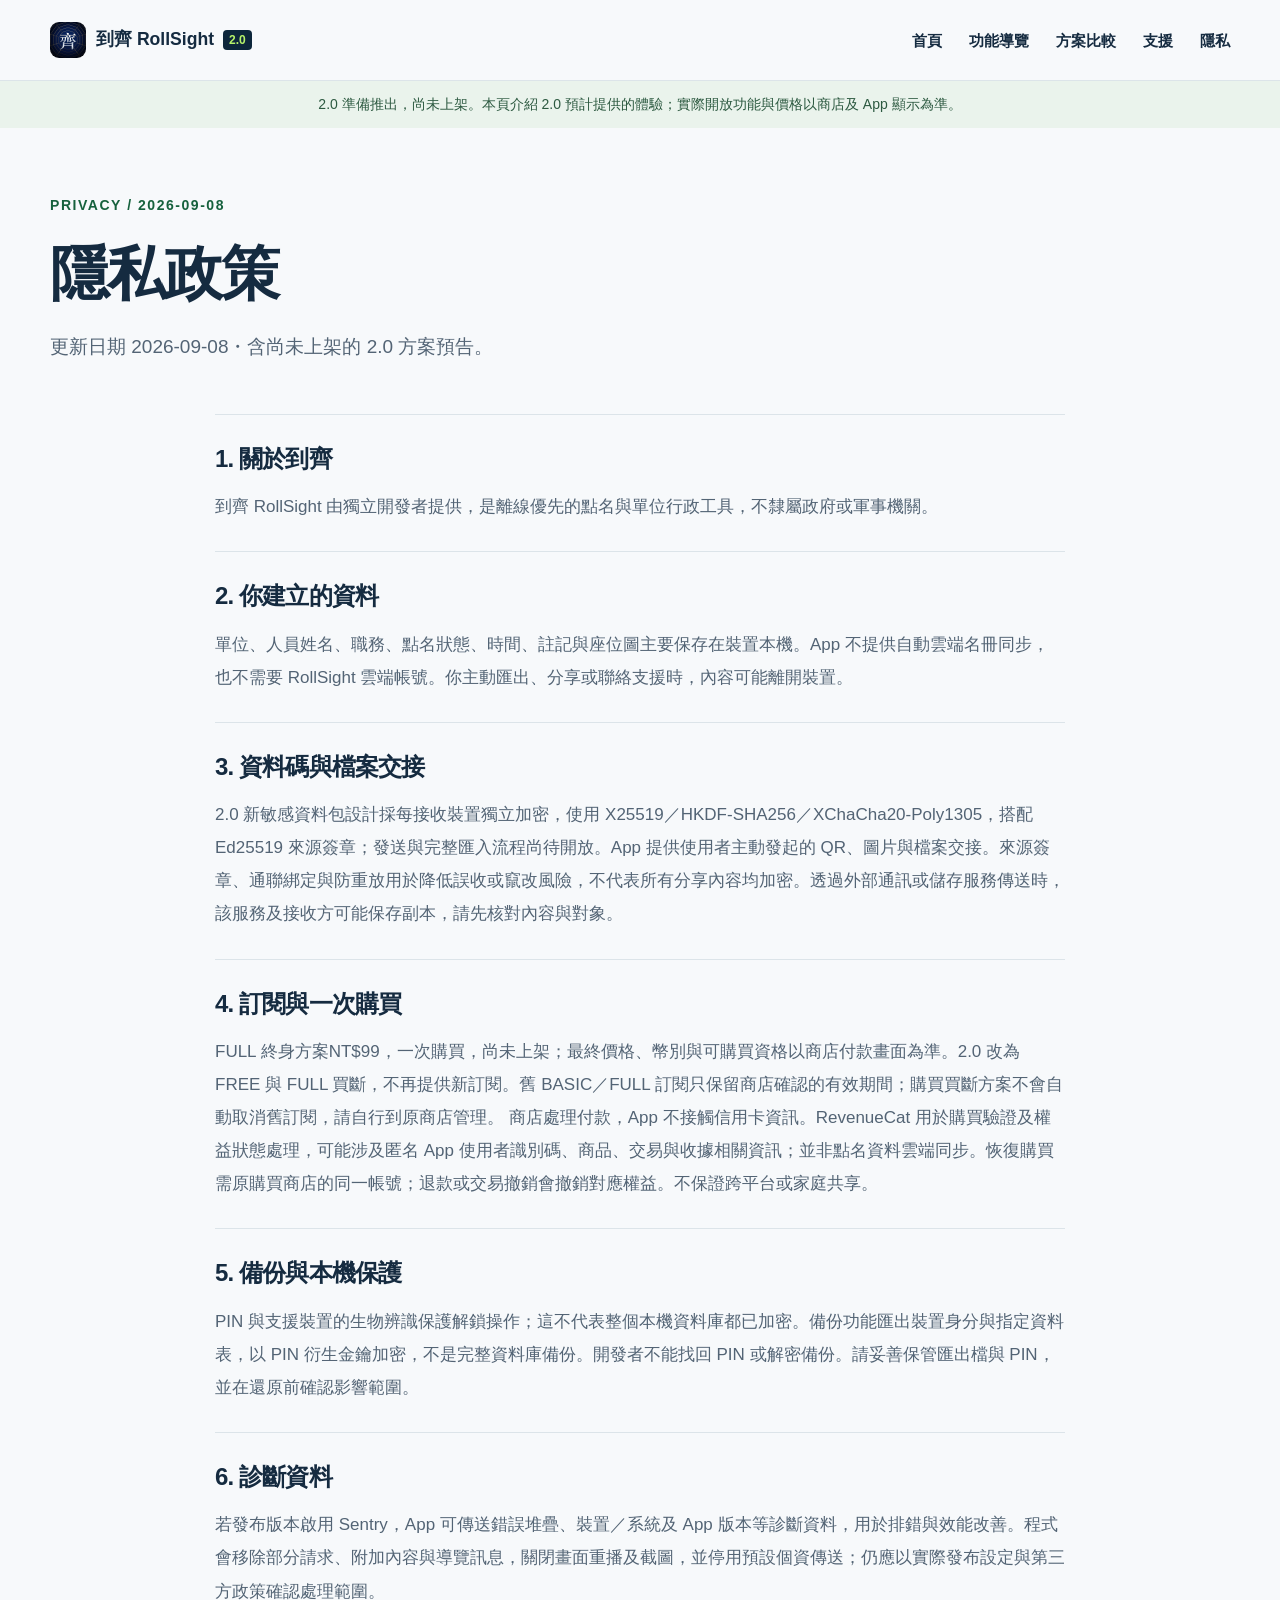
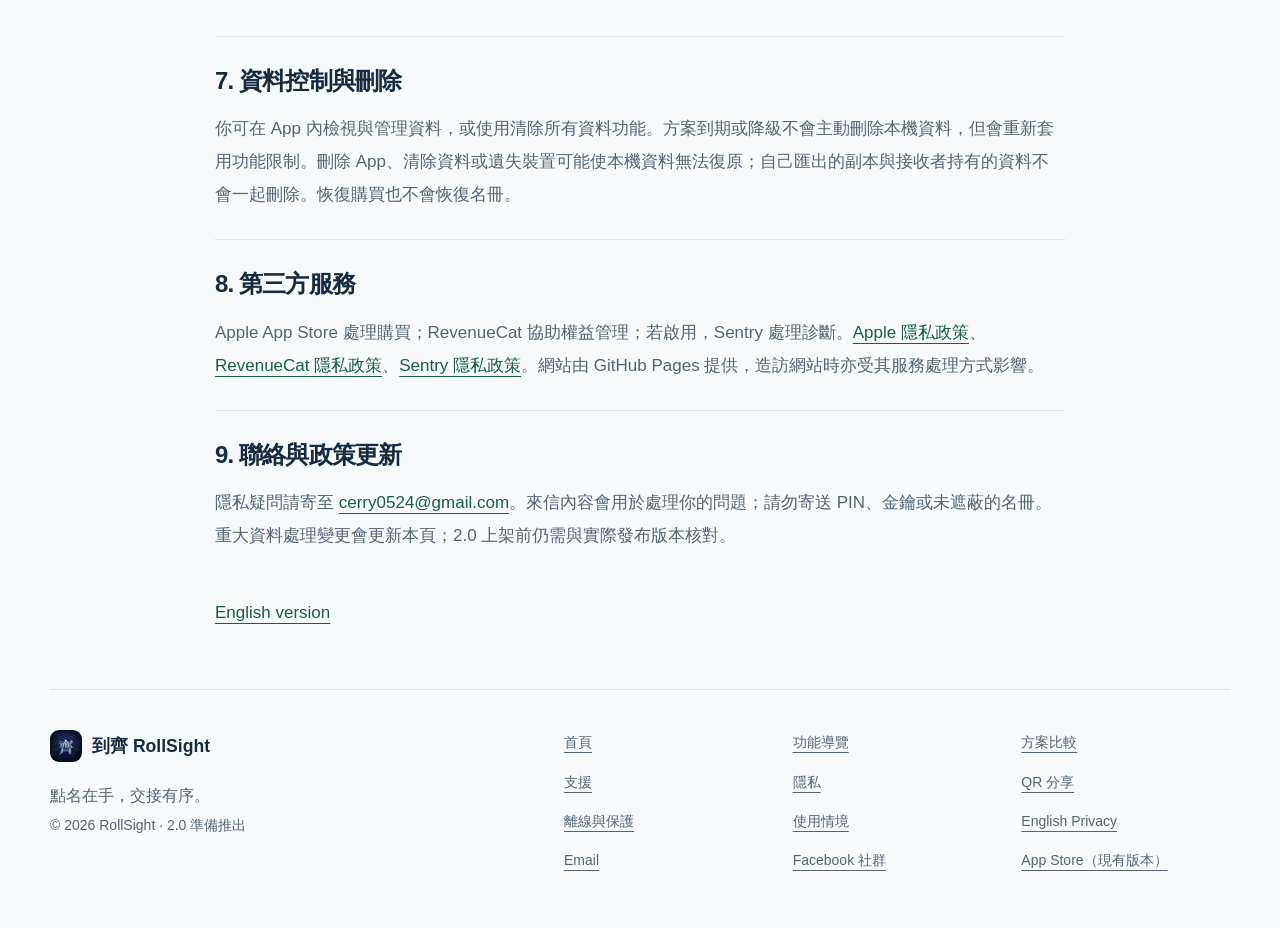
<file: privacy/index.zh-Hant.html>
<!doctype html>
<html lang="zh-Hant"><head><meta charset="utf-8"><meta name="viewport" content="width=device-width, initial-scale=1">
<title>隱私政策｜RollSight</title><meta name="description" content="本機資料、主動分享、付費權益、備份與診斷資料說明。"><meta name="robots" content="index, follow"><link rel="canonical" href="https://cerry0524.github.io/RollSight-Site/privacy/index.zh-Hant.html"><link rel="icon" href="../assets/site-icon.png"><link rel="stylesheet" href="../styles.css">
<meta property="og:type" content="website"><meta property="og:title" content="隱私政策"><meta property="og:description" content="本機資料、主動分享、付費權益、備份與診斷資料說明。"><meta property="og:url" content="https://cerry0524.github.io/RollSight-Site/privacy/index.zh-Hant.html">
<meta property="og:image" content="https://cerry0524.github.io/RollSight-Site/assets/site-icon.png">
</head><body><a class="skip-link" href="#main">跳到主要內容</a>
<header class="site-header"><a class="brand" href="../"><img src="../assets/site-icon.png" alt="" width="36" height="36"><span>到齊 RollSight <small>2.0</small></span></a><nav class="site-nav" aria-label="主要導覽"><a href="../">首頁</a><a href="../user-guide/">功能導覽</a><a href="../user-guide/subscription.html">方案比較</a><a href="../support/">支援</a><a href="../privacy/">隱私</a></nav></header>
<div class="release-notice">2.0 準備推出，尚未上架。本頁介紹 2.0 預計提供的體驗；實際開放功能與價格以商店及 App 顯示為準。</div><main id="main"><header class="page-intro"><p class="eyebrow">PRIVACY / 2026-09-08</p><h1>隱私政策</h1><p class="lead">更新日期 2026-09-08・含尚未上架的 2.0 方案預告。</p></header><article class="policy-content"><section><h2>1. 關於到齊</h2><p>到齊 RollSight 由獨立開發者提供，是離線優先的點名與單位行政工具，不隸屬政府或軍事機關。</p></section><section><h2>2. 你建立的資料</h2><p>單位、人員姓名、職務、點名狀態、時間、註記與座位圖主要保存在裝置本機。App 不提供自動雲端名冊同步，也不需要 RollSight 雲端帳號。你主動匯出、分享或聯絡支援時，內容可能離開裝置。</p></section><section><h2>3. 資料碼與檔案交接</h2><p>2.0 新敏感資料包設計採每接收裝置獨立加密，使用 X25519／HKDF-SHA256／XChaCha20-Poly1305，搭配 Ed25519 來源簽章；發送與完整匯入流程尚待開放。App 提供使用者主動發起的 QR、圖片與檔案交接。來源簽章、通聯綁定與防重放用於降低誤收或竄改風險，不代表所有分享內容均加密。透過外部通訊或儲存服務傳送時，該服務及接收方可能保存副本，請先核對內容與對象。</p></section><section><h2>4. 訂閱與一次購買</h2><p>FULL 終身方案NT$99，一次購買，尚未上架；最終價格、幣別與可購買資格以商店付款畫面為準。2.0 改為 FREE 與 FULL 買斷，不再提供新訂閱。舊 BASIC／FULL 訂閱只保留商店確認的有效期間；購買買斷方案不會自動取消舊訂閱，請自行到原商店管理。 商店處理付款，App 不接觸信用卡資訊。RevenueCat 用於購買驗證及權益狀態處理，可能涉及匿名 App 使用者識別碼、商品、交易與收據相關資訊；並非點名資料雲端同步。恢復購買需原購買商店的同一帳號；退款或交易撤銷會撤銷對應權益。不保證跨平台或家庭共享。</p></section><section><h2>5. 備份與本機保護</h2><p>PIN 與支援裝置的生物辨識保護解鎖操作；這不代表整個本機資料庫都已加密。備份功能匯出裝置身分與指定資料表，以 PIN 衍生金鑰加密，不是完整資料庫備份。開發者不能找回 PIN 或解密備份。請妥善保管匯出檔與 PIN，並在還原前確認影響範圍。</p></section><section><h2>6. 診斷資料</h2><p>若發布版本啟用 Sentry，App 可傳送錯誤堆疊、裝置／系統及 App 版本等診斷資料，用於排錯與效能改善。程式會移除部分請求、附加內容與導覽訊息，關閉畫面重播及截圖，並停用預設個資傳送；仍應以實際發布設定與第三方政策確認處理範圍。</p></section><section><h2>7. 資料控制與刪除</h2><p>你可在 App 內檢視與管理資料，或使用清除所有資料功能。方案到期或降級不會主動刪除本機資料，但會重新套用功能限制。刪除 App、清除資料或遺失裝置可能使本機資料無法復原；自己匯出的副本與接收者持有的資料不會一起刪除。恢復購買也不會恢復名冊。</p></section><section><h2>8. 第三方服務</h2><p>Apple App Store 處理購買；RevenueCat 協助權益管理；若啟用，Sentry 處理診斷。<a href="https://www.apple.com/legal/privacy/">Apple 隱私政策</a>、<a href="https://www.revenuecat.com/privacy">RevenueCat 隱私政策</a>、<a href="https://sentry.io/privacy/">Sentry 隱私政策</a>。網站由 GitHub Pages 提供，造訪網站時亦受其服務處理方式影響。</p></section><section><h2>9. 聯絡與政策更新</h2><p>隱私疑問請寄至 <a href="mailto:cerry0524@gmail.com">cerry0524@gmail.com</a>。來信內容會用於處理你的問題；請勿寄送 PIN、金鑰或未遮蔽的名冊。重大資料處理變更會更新本頁；2.0 上架前仍需與實際發布版本核對。</p></section><p><a href="../privacy/index.en.html">English version</a></p></article></main><footer class="site-footer"><div><a class="brand" href="../"><img src="../assets/site-icon.png" width="32" height="32" alt="">到齊 RollSight</a><p>點名在手，交接有序。</p><small>© 2026 RollSight · 2.0 準備推出</small></div><nav aria-label="頁尾導覽"><a href="../">首頁</a><a href="../user-guide/">功能導覽</a><a href="../user-guide/subscription.html">方案比較</a><a href="../support/">支援</a><a href="../privacy/">隱私</a><a href="../features/qr-share/">QR 分享</a><a href="../features/offline-encrypted/">離線與保護</a><a href="../use-cases/military-roll-call/">使用情境</a><a href="../privacy/index.en.html">English Privacy</a><a href="mailto:cerry0524@gmail.com">Email</a><a href="https://www.facebook.com/groups/2194278754661166?locale=zh_TW">Facebook 社群</a><a href="https://apps.apple.com/tw/app/%E5%88%B0%E9%BD%8A-rollsight/id6762076423">App Store（現有版本）</a></nav></footer></body></html>
</file>
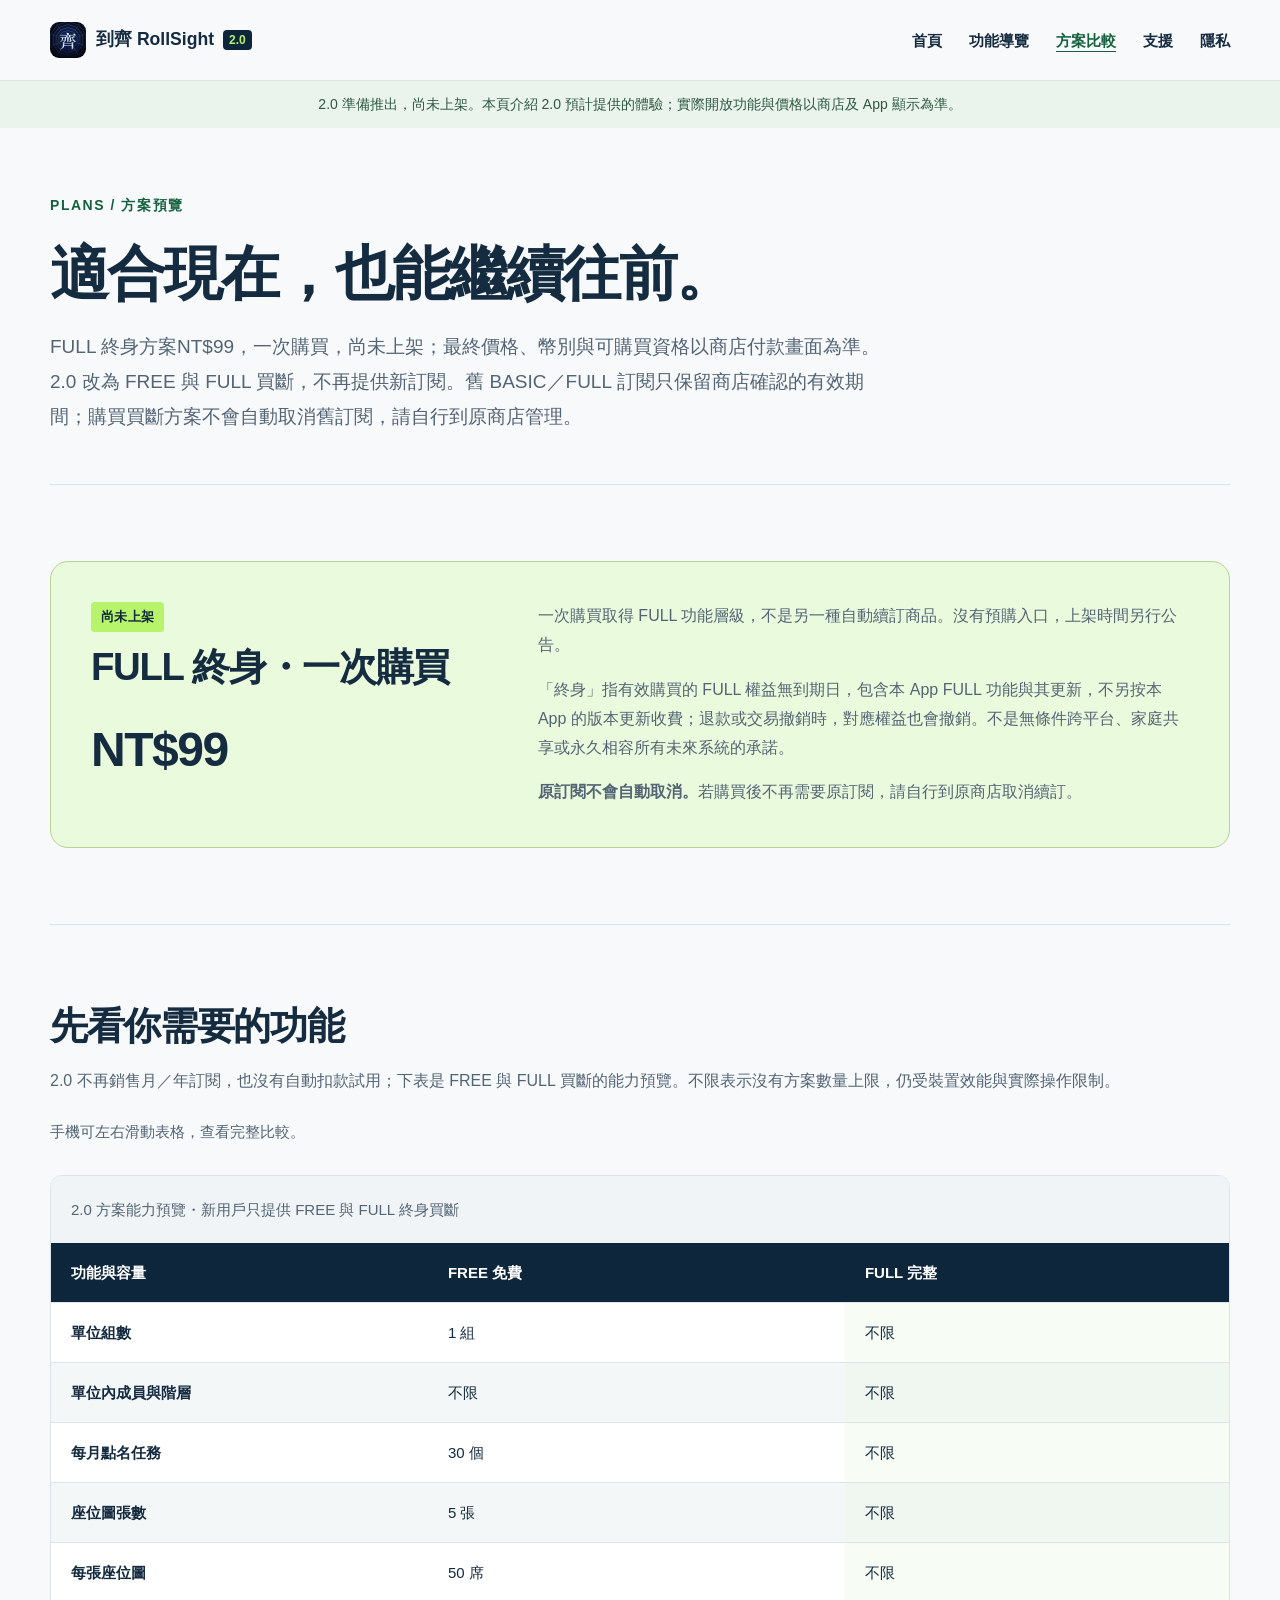
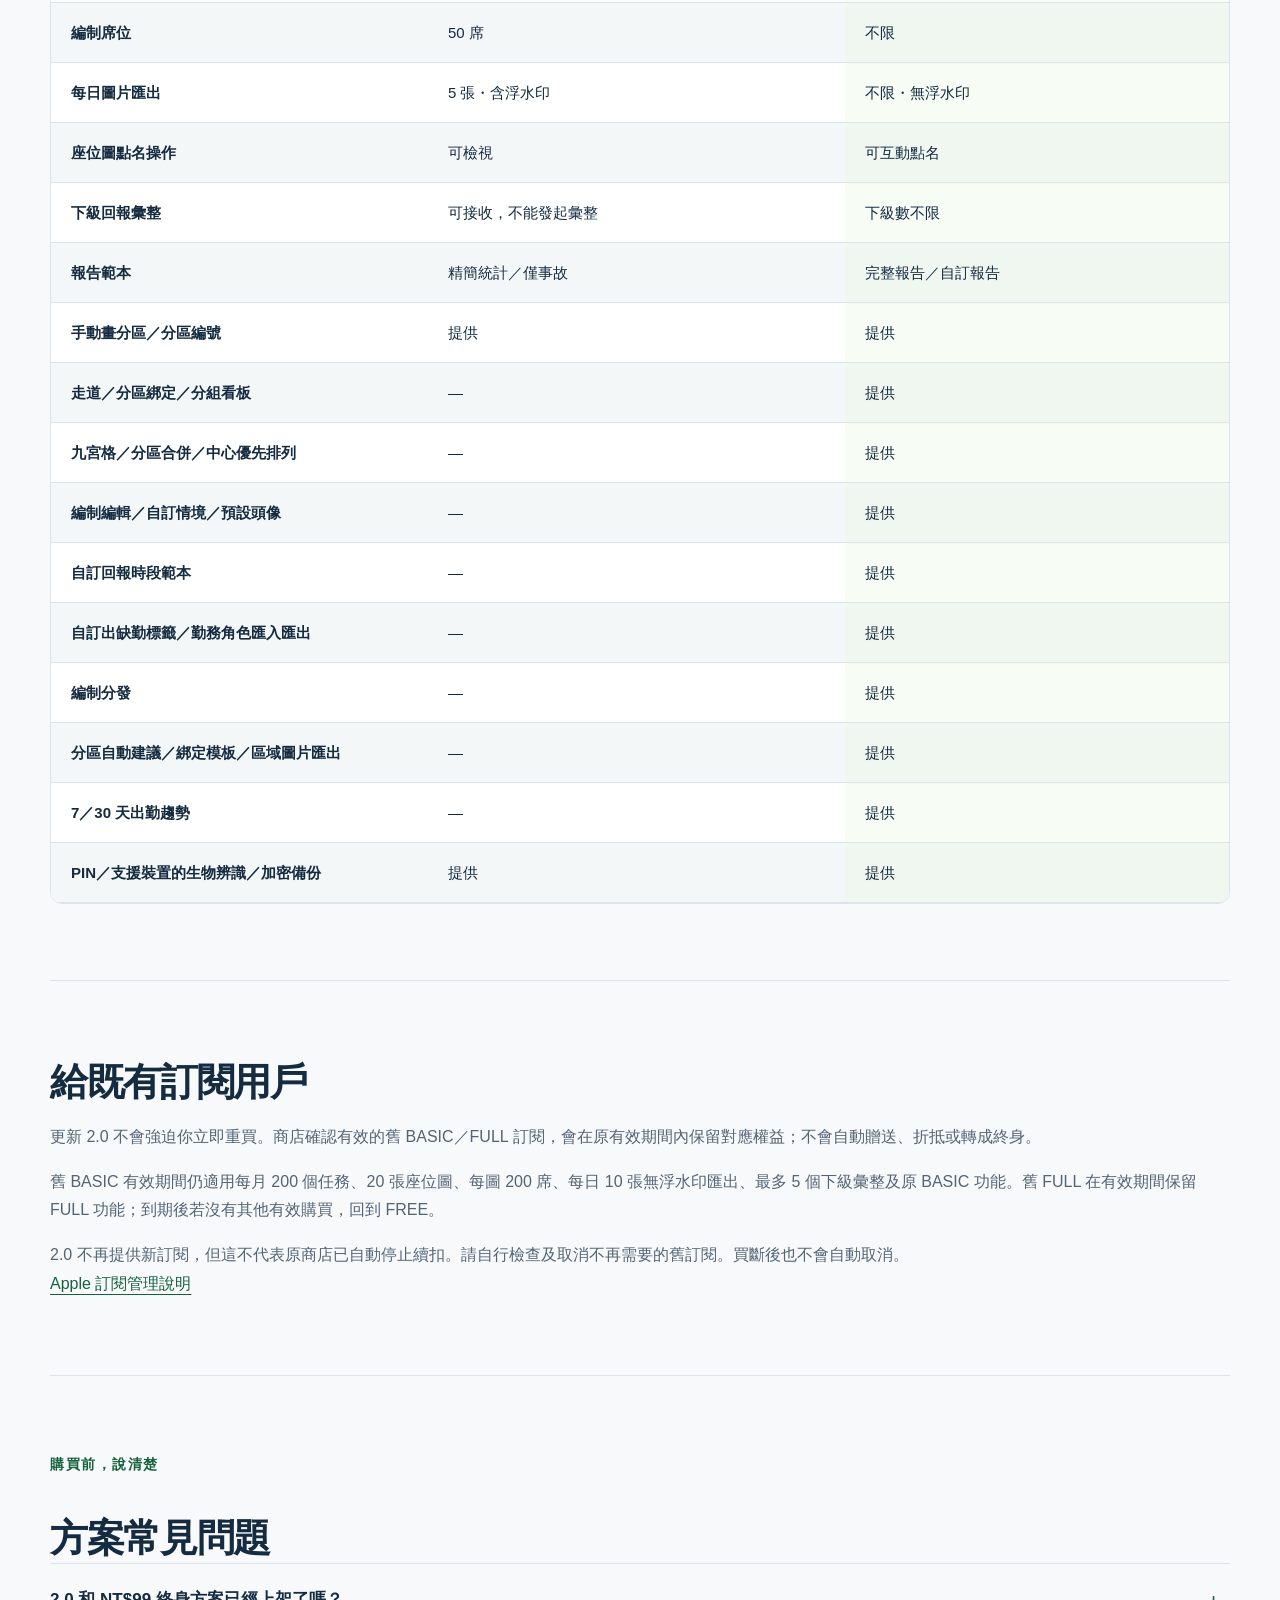
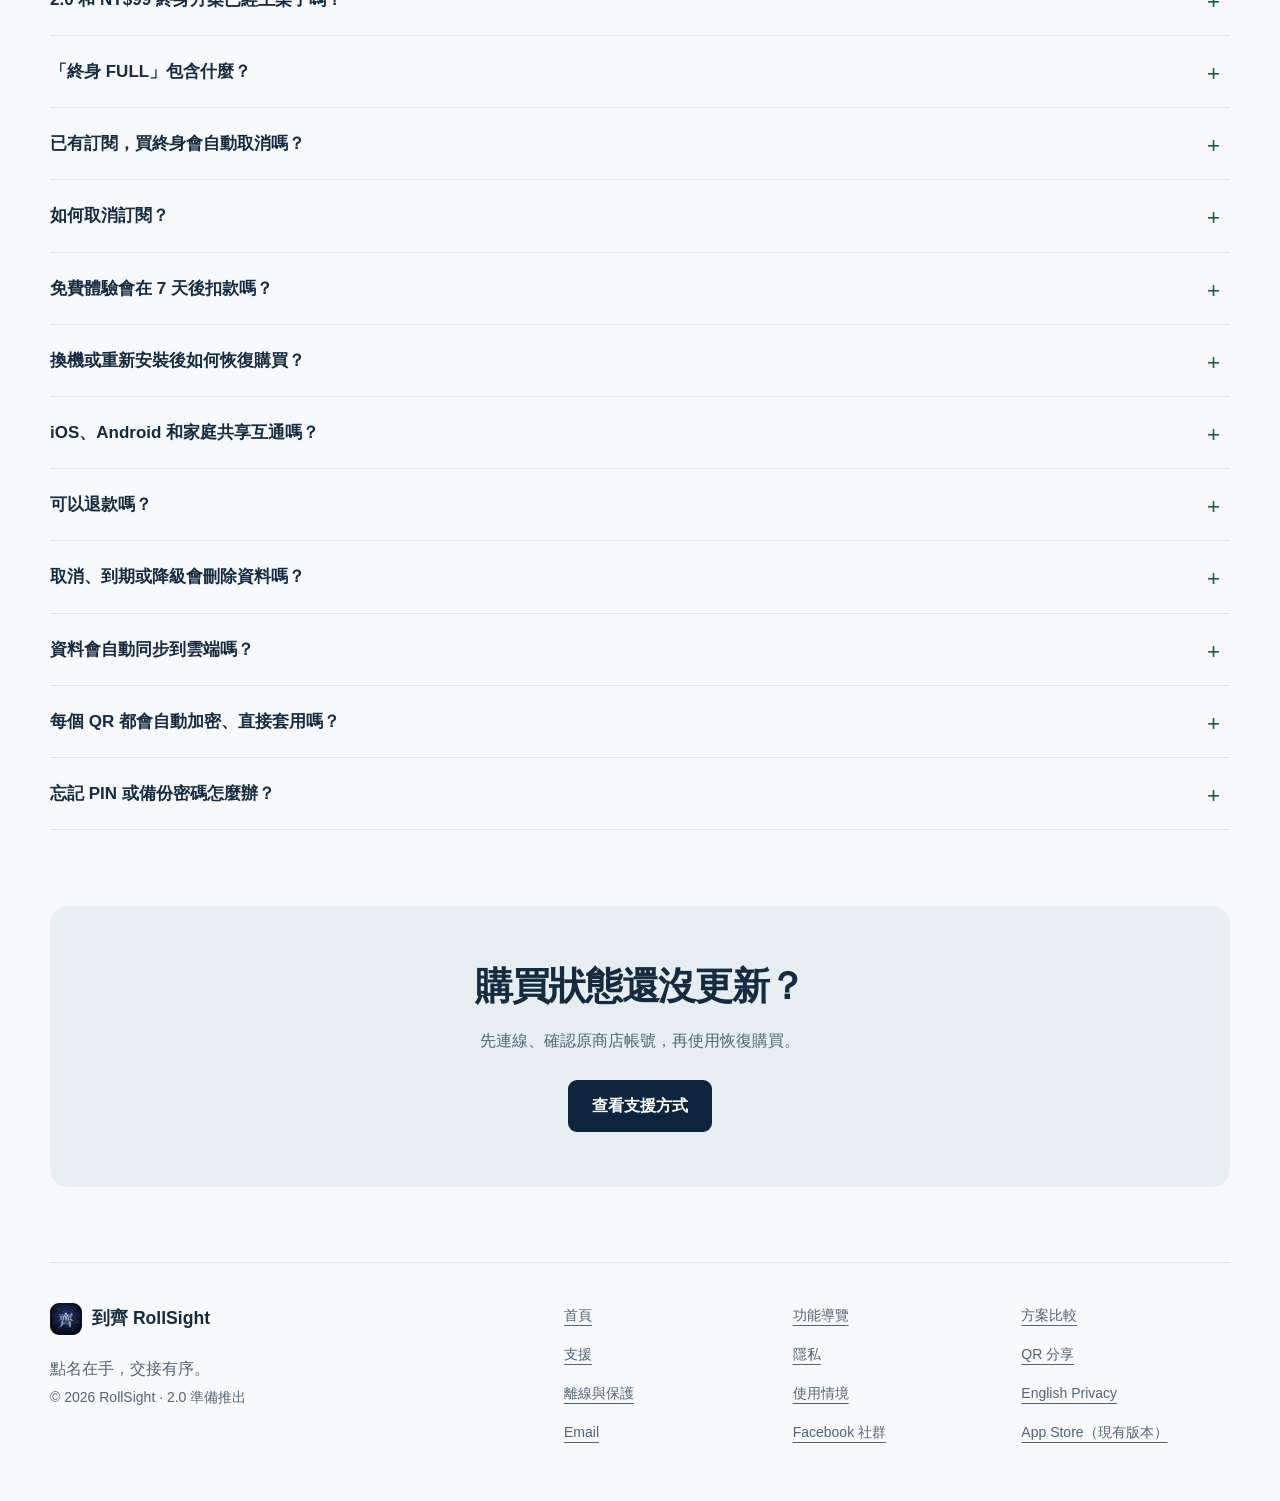
<file: user-guide/subscription.html>
<!doctype html>
<html lang="zh-Hant"><head><meta charset="utf-8"><meta name="viewport" content="width=device-width, initial-scale=1">
<title>2.0 方案比較・FULL 終身NT$99｜RollSight</title><meta name="description" content="FULL 終身方案NT$99，一次購買，尚未上架；最終價格、幣別與可購買資格以商店付款畫面為準。2.0 改為 FREE 與 FULL 買斷，不再提供新訂閱。舊 BASIC／FULL 訂閱只保留商店確認的有效期間；購買買斷方案不會自動取消舊訂閱，請自行到原商店管理。"><meta name="robots" content="index, follow"><link rel="canonical" href="https://cerry0524.github.io/RollSight-Site/user-guide/subscription.html"><link rel="icon" href="../assets/site-icon.png"><link rel="stylesheet" href="../styles.css">
<meta property="og:type" content="website"><meta property="og:title" content="2.0 方案比較・FULL 終身NT$99"><meta property="og:description" content="FULL 終身方案NT$99，一次購買，尚未上架；最終價格、幣別與可購買資格以商店付款畫面為準。2.0 改為 FREE 與 FULL 買斷，不再提供新訂閱。舊 BASIC／FULL 訂閱只保留商店確認的有效期間；購買買斷方案不會自動取消舊訂閱，請自行到原商店管理。"><meta property="og:url" content="https://cerry0524.github.io/RollSight-Site/user-guide/subscription.html">
<meta property="og:image" content="https://cerry0524.github.io/RollSight-Site/assets/site-icon.png">
</head><body><a class="skip-link" href="#main">跳到主要內容</a>
<header class="site-header"><a class="brand" href="../"><img src="../assets/site-icon.png" alt="" width="36" height="36"><span>到齊 RollSight <small>2.0</small></span></a><nav class="site-nav" aria-label="主要導覽"><a href="../">首頁</a><a href="../user-guide/">功能導覽</a><a href="../user-guide/subscription.html" aria-current="page">方案比較</a><a href="../support/">支援</a><a href="../privacy/">隱私</a></nav></header>
<div class="release-notice">2.0 準備推出，尚未上架。本頁介紹 2.0 預計提供的體驗；實際開放功能與價格以商店及 App 顯示為準。</div><main id="main"><header class="page-intro"><p class="eyebrow">PLANS / 方案預覽</p><h1>適合現在，也能繼續往前。</h1><p class="lead">FULL 終身方案NT$99，一次購買，尚未上架；最終價格、幣別與可購買資格以商店付款畫面為準。2.0 改為 FREE 與 FULL 買斷，不再提供新訂閱。舊 BASIC／FULL 訂閱只保留商店確認的有效期間；購買買斷方案不會自動取消舊訂閱，請自行到原商店管理。</p></header><section class="section" id="lifetime"><div class="offer"><div><span class="badge">尚未上架</span><h2>FULL 終身・一次購買</h2><p class="price">NT$99</p></div><div><p>一次購買取得 FULL 功能層級，不是另一種自動續訂商品。沒有預購入口，上架時間另行公告。</p><p>「終身」指有效購買的 FULL 權益無到期日，包含本 App FULL 功能與其更新，不另按本 App 的版本更新收費；退款或交易撤銷時，對應權益也會撤銷。不是無條件跨平台、家庭共享或永久相容所有未來系統的承諾。</p><p><strong>原訂閱不會自動取消。</strong>若購買後不再需要原訂閱，請自行到原商店取消續訂。</p></div></div></section><section class="section" id="comparison"><h2>先看你需要的功能</h2><p>2.0 不再銷售月／年訂閱，也沒有自動扣款試用；下表是 FREE 與 FULL 買斷的能力預覽。不限表示沒有方案數量上限，仍受裝置效能與實際操作限制。</p><p class="fine-print">手機可左右滑動表格，查看完整比較。</p><div class="table-scroll" role="region" aria-label="方案功能比較，可左右捲動" tabindex="0"><table><caption>2.0 方案能力預覽・新用戶只提供 FREE 與 FULL 終身買斷</caption><thead><tr><th scope="col">功能與容量</th><th scope="col">FREE 免費</th><th scope="col">FULL 完整</th></tr></thead><tbody><tr><th scope="row">單位組數</th><td>1 組</td><td>不限</td></tr><tr><th scope="row">單位內成員與階層</th><td>不限</td><td>不限</td></tr><tr><th scope="row">每月點名任務</th><td>30 個</td><td>不限</td></tr><tr><th scope="row">座位圖張數</th><td>5 張</td><td>不限</td></tr><tr><th scope="row">每張座位圖</th><td>50 席</td><td>不限</td></tr><tr><th scope="row">編制席位</th><td>50 席</td><td>不限</td></tr><tr><th scope="row">每日圖片匯出</th><td>5 張・含浮水印</td><td>不限・無浮水印</td></tr><tr><th scope="row">座位圖點名操作</th><td>可檢視</td><td>可互動點名</td></tr><tr><th scope="row">下級回報彙整</th><td>可接收，不能發起彙整</td><td>下級數不限</td></tr><tr><th scope="row">報告範本</th><td>精簡統計／僅事故</td><td>完整報告／自訂報告</td></tr><tr><th scope="row">手動畫分區／分區編號</th><td>提供</td><td>提供</td></tr><tr><th scope="row">走道／分區綁定／分組看板</th><td>—</td><td>提供</td></tr><tr><th scope="row">九宮格／分區合併／中心優先排列</th><td>—</td><td>提供</td></tr><tr><th scope="row">編制編輯／自訂情境／預設頭像</th><td>—</td><td>提供</td></tr><tr><th scope="row">自訂回報時段範本</th><td>—</td><td>提供</td></tr><tr><th scope="row">自訂出缺勤標籤／勤務角色匯入匯出</th><td>—</td><td>提供</td></tr><tr><th scope="row">編制分發</th><td>—</td><td>提供</td></tr><tr><th scope="row">分區自動建議／綁定模板／區域圖片匯出</th><td>—</td><td>提供</td></tr><tr><th scope="row">7／30 天出勤趨勢</th><td>—</td><td>提供</td></tr><tr><th scope="row">PIN／支援裝置的生物辨識／加密備份</th><td>提供</td><td>提供</td></tr></tbody></table></div></section><section class="section" id="legacy"><h2>給既有訂閱用戶</h2><p>更新 2.0 不會強迫你立即重買。商店確認有效的舊 BASIC／FULL 訂閱，會在原有效期間內保留對應權益；不會自動贈送、折抵或轉成終身。</p><p>舊 BASIC 有效期間仍適用每月 200 個任務、20 張座位圖、每圖 200 席、每日 10 張無浮水印匯出、最多 5 個下級彙整及原 BASIC 功能。舊 FULL 在有效期間保留 FULL 功能；到期後若沒有其他有效購買，回到 FREE。</p><p>2.0 不再提供新訂閱，但這不代表原商店已自動停止續扣。請自行檢查及取消不再需要的舊訂閱。買斷後也不會自動取消。</p><a href="https://support.apple.com/zh-tw/118428">Apple 訂閱管理說明</a></section><section class="section" id="faq"><p class="eyebrow">購買前，說清楚</p><h2>方案常見問題</h2><div class="faq-list"><details><summary>2.0 和 NT$99 終身方案已經上架了嗎？</summary><div><p>FULL 終身方案NT$99，一次購買，尚未上架；最終價格、幣別與可購買資格以商店付款畫面為準。2.0 改為 FREE 與 FULL 買斷，不再提供新訂閱。舊 BASIC／FULL 訂閱只保留商店確認的有效期間；購買買斷方案不會自動取消舊訂閱，請自行到原商店管理。 本站不接受預購或付款，也不代表商店已開放 2.0。</p></div></details><details><summary>「終身 FULL」包含什麼？</summary><div><p>規劃為一次購買 FULL 權益，無到期日、不按次數扣除、不自動續費，包含本 App FULL 功能與其更新，不另按本 App 的版本更新收費；不包含未開發的雲端服務或獨立產品。功能範圍見方案表。權益以商店確認的有效交易為準，退款或交易撤銷後，對應權益會撤銷；若另有有效訂閱，依有效權益判定。</p></div></details><details><summary>已有訂閱，買終身會自動取消嗎？</summary><div><p>不會。2.0 不再提供新訂閱。舊 BASIC／FULL 訂閱在商店確認的有效期間內仍可使用；購買終身方案不會自動取消、折抵或退還既有訂閱，也不會自動將舊訂閱轉為終身。若不再需要續訂，請自行在原商店取消。</p></div></details><details><summary>如何取消訂閱？</summary><div><p>iPhone／iPad：開啟系統「設定」→ 你的姓名 →「訂閱項目」，選擇到齊後取消。刪除 App 不等於取消訂閱。<a href="https://support.apple.com/zh-tw/118428">Apple 取消訂閱說明</a>。</p></div></details><details><summary>免費體驗會在 7 天後扣款嗎？</summary><div><p>不會。2.0 以 FREE 免費版提供體驗，沒有 7 天後自動扣款的訂閱試用。FULL 是使用者另行確認的一次買斷。舊訂閱是否續訂仍依原商店狀態，不能因更新 App 就假設已停止扣款。</p></div></details><details><summary>換機或重新安裝後如何恢復購買？</summary><div><p>請使用購買時的同一商店帳號，連上網路後在 App「完整版買斷與恢復購買」使用「恢復購買」。恢復的是有效付費權益，不是本機名冊或點名資料；換機前請另行確認備份與匯出範圍。</p></div></details><details><summary>iOS、Android 和家庭共享互通嗎？</summary><div><p>不保證跨平台轉移、跨商店恢復或家庭共享。請以原購買商店、相同商店帳號及商品頁顯示的支援範圍為準；網站不代表 Android 版本已上架。</p></div></details><details><summary>可以退款嗎？</summary><div><p>由原付款商店審核，網站不能核准退款。Apple 購買請參考 <a href="https://support.apple.com/zh-tw/118223">Apple 退款說明</a>，或前往 <a href="https://reportaproblem.apple.com/">申請退款</a>。退款或交易撤銷後，該筆購買的權益會撤銷。</p></div></details><details><summary>取消、到期或降級會刪除資料嗎？</summary><div><p>方案變更不會主動刪除既有本機資料；超過目前方案上限時，新增、修改或匯出會重新受限。清除資料、卸載或遺失裝置則是另一回事，請先確認備份。</p></div></details><details><summary>資料會自動同步到雲端嗎？</summary><div><p>不會。名冊、座位圖與點名資料以本機保存為主，透過你主動發起的資料碼、檔案或圖片交接。商店購買、恢復購買、支援連結與啟用的診斷服務可能需要網路。</p></div></details><details><summary>每個 QR 都會自動加密、直接套用嗎？</summary><div><p>不要把 QR 或報告圖片當成保密通道。請確認接收對象及內容；來源驗證、通聯綁定與防重放不等於所有分享內容都加密。收件匣仍需依畫面確認來源、差異與匯入方式。</p></div></details><details><summary>忘記 PIN 或備份密碼怎麼辦？</summary><div><p>開發者不能找回 PIN 或解密備份。請先查看 App 的復原提示；清除並重新設定會移除本機資料，不能當成無損復原方式。</p></div></details></div></section><section class="section end-band"><h2>購買狀態還沒更新？</h2><p>先連線、確認原商店帳號，再使用恢復購買。</p><a class="button primary" href="../support/">查看支援方式</a></section></main><footer class="site-footer"><div><a class="brand" href="../"><img src="../assets/site-icon.png" width="32" height="32" alt="">到齊 RollSight</a><p>點名在手，交接有序。</p><small>© 2026 RollSight · 2.0 準備推出</small></div><nav aria-label="頁尾導覽"><a href="../">首頁</a><a href="../user-guide/">功能導覽</a><a href="../user-guide/subscription.html" aria-current="page">方案比較</a><a href="../support/">支援</a><a href="../privacy/">隱私</a><a href="../features/qr-share/">QR 分享</a><a href="../features/offline-encrypted/">離線與保護</a><a href="../use-cases/military-roll-call/">使用情境</a><a href="../privacy/index.en.html">English Privacy</a><a href="mailto:cerry0524@gmail.com">Email</a><a href="https://www.facebook.com/groups/2194278754661166?locale=zh_TW">Facebook 社群</a><a href="https://apps.apple.com/tw/app/%E5%88%B0%E9%BD%8A-rollsight/id6762076423">App Store（現有版本）</a></nav></footer></body></html>
</file>
<file: styles.css>
/* RollSight 2.0：共用色彩、閱讀節奏與響應式版面。 */
:root{color-scheme:light;--ink:#152b40;--muted:#536475;--paper:#f7f9fb;--white:#fff;--line:#dce4e9;--navy:#0d263b;--green:#b7f36b;--link:#16613d;--radius:18px;--width:1180px;font-family:-apple-system,BlinkMacSystemFont,"Segoe UI","Noto Sans TC",sans-serif;font-size:16px}
*{box-sizing:border-box}html{scroll-behavior:smooth;scroll-padding-top:105px}body{margin:0;background:var(--paper);color:var(--ink);line-height:1.8}a{color:var(--link);text-underline-offset:5px}a:hover{text-decoration-thickness:2px}img{max-width:100%;height:auto}h1,h2,h3,p,figure{margin:0}h1,h2,h3{line-height:1.3;letter-spacing:-.035em;text-wrap:balance}h1{font-size:clamp(2.3rem,4.6vw,4.2rem);font-weight:800}h2{font-size:clamp(1.8rem,3vw,2.65rem)}h3{font-size:1.25rem;letter-spacing:-.01em}p{margin-top:1rem}p,a,td,th{overflow-wrap:anywhere}p{color:var(--muted)}small{font-size:.875rem}section[id],div[id]{scroll-margin-top:20px}a:focus-visible,summary:focus-visible,[tabindex]:focus-visible{outline:3px solid #16815a;outline-offset:5px}.skip-link{position:fixed;top:-100px;left:20px;background:var(--green);padding:12px 24px;z-index:20;color:var(--navy)}.skip-link:focus{top:12px}.site-header{padding:18px max(28px,calc((100% - var(--width))/2));display:flex;align-items:center;justify-content:space-between;gap:25px;background:rgba(247,249,251,.98);position:sticky;top:0;z-index:10;border-bottom:1px solid var(--line)}.brand{display:inline-flex;align-items:center;gap:10px;text-decoration:none;color:var(--ink);font-weight:750;white-space:nowrap;font-size:1.1rem}.brand img{border-radius:9px;flex:none}.brand small{font-size:.75rem;background:var(--navy);color:var(--green);padding:3px 6px;border-radius:4px;vertical-align:middle;margin-left:4px}.site-nav{display:flex;gap:27px;align-items:center}.site-nav a{color:var(--ink);font-size:.9375rem;font-weight:650;text-decoration:none;min-height:44px;display:flex;align-items:center}.site-nav a:hover,.site-nav a[aria-current]{color:var(--link);text-decoration:underline}.release-notice{padding:11px 24px;text-align:center;background:#eaf3ec;color:#2c5940;font-size:.875rem}.hero,.section,.page-intro,.guide-layout,.policy-content{width:min(var(--width),calc(100% - 56px));margin-inline:auto}.hero{display:grid;grid-template-columns:1.2fr 1fr;align-items:center;gap:70px;padding:65px 0 75px}.eyebrow{font-size:.875rem;letter-spacing:.11em;font-weight:750;margin:0 0 18px;color:var(--link)}.hero h1{margin-bottom:28px}.lead{font-size:1.1875rem;line-height:1.85;max-width:760px}.hero-copy>p:not(.eyebrow){max-width:530px}.actions{display:flex;flex-wrap:wrap;gap:12px;align-items:center;margin-top:28px}.button{display:inline-flex;align-items:center;justify-content:center;gap:22px;padding:13px 23px;min-height:50px;border:1px solid transparent;border-radius:9px;font-weight:700;text-decoration:none;font-size:1rem;line-height:1.5;transition:background .15s}.button.primary{background:var(--navy);color:white}.button.primary:hover{background:#204763}.button.secondary{border-color:#bbc9d1;color:var(--ink);background:transparent}.button.secondary:hover{background:#edf1f5}.hero-facts{display:flex;gap:25px;font-size:.9375rem;margin-top:35px;color:var(--muted)}.hero-facts span{display:flex;align-items:center;gap:8px}.hero-facts span:before{content:"";width:6px;height:6px;border-radius:50%;background:#389461}.product-shot{height:530px;background:var(--navy);border-radius:24px;position:relative;padding:28px 32px 0;overflow:hidden;display:flex;flex-direction:column;align-items:center;box-shadow:0 18px 50px #182e4215}.shot-label{color:#c9e2ee;font-size:.8125rem;display:flex;justify-content:space-between;width:100%;gap:15px;margin-bottom:20px}.product-shot img{width:265px;height:auto;max-width:85%;border-radius:28px 28px 0 0;border:5px solid #446074;box-shadow:0 10px 30px #0005}.product-shot figcaption{position:absolute;bottom:0;background:#0d263bf5;width:100%;text-align:center;padding:14px;font-size:.75rem;color:#d9e8f0}.section{padding:76px 0;border-top:1px solid var(--line)}.section-heading{margin-bottom:35px}.section-heading p{max-width:720px}.workflow-grid{display:grid;grid-template-columns:repeat(3,1fr);gap:24px}.workflow{display:block;text-decoration:none;color:var(--ink);padding:28px;border:1px solid var(--line);background:white;border-radius:var(--radius)}.workflow:hover{border-color:#739889}.number{display:block;font-size:3.5rem;line-height:1;margin:0 0 42px;color:#779789;font-weight:300;letter-spacing:-.07em}.workflow p{min-height:90px}.text-link{display:inline-block;margin-top:20px;font-weight:700}.catalog-grid{display:grid;grid-template-columns:1fr 1fr;gap:0 50px}.catalog-item{display:flex;gap:20px;align-items:start;padding:26px 0;border-bottom:1px solid var(--line);text-decoration:none;color:var(--ink)}.catalog-item>span{color:var(--link);font-size:.9375rem;padding-top:3px}.catalog-item>span:last-child{margin-left:auto}.catalog-item p{margin:6px 0 0;font-size:.9375rem}.catalog-item:hover h3{color:var(--link);text-decoration:underline}.trust-band{background:var(--navy);color:white;border-radius:var(--radius);display:grid;grid-template-columns:1fr 1fr;gap:60px;padding:50px;margin-top:25px;margin-bottom:45px;border:0}.trust-band p{color:#d4dfe9}.trust-band .eyebrow,.trust-band a{color:var(--green)}.trust-band>div>p:first-child{margin-top:0}.plan-grid{display:grid;grid-template-columns:repeat(3,1fr);gap:20px}.plan{padding:28px;border:1px solid var(--line);border-radius:var(--radius);background:white;display:flex;flex-direction:column;align-items:start;position:relative}.price{font-size:2rem;line-height:1.4;font-weight:750;color:var(--ink);letter-spacing:-.03em;margin-top:24px}.price small{font-size:.875rem;letter-spacing:0;font-weight:500}.plan a{margin-top:auto;padding-top:25px;font-weight:700}.plan .eyebrow{margin-top:14px}.plan.featured{border-color:#abd576;background:#edfadf}.badge{display:inline-block;background:var(--green);color:var(--navy);font-size:.8125rem;font-weight:750;letter-spacing:.02em;padding:3px 10px;border-radius:4px;margin-bottom:10px}.fine-print{font-size:.9375rem;max-width:950px;margin-top:22px}.faq-list{border-top:1px solid var(--line)}details{border-bottom:1px solid var(--line);padding:0}summary{list-style:none;padding:22px 45px 22px 0;cursor:pointer;font-size:1.0625rem;font-weight:650;position:relative;line-height:1.6}summary::-webkit-details-marker{display:none}summary:after{content:"+";position:absolute;right:10px;top:20px;font-size:1.4rem;font-weight:400;color:var(--link)}details[open] summary:after{content:"−"}details>div{padding:0 42px 24px 0}details p{margin:0;max-width:900px}.end-band{text-align:center;background:#e7eef2;padding:55px 35px;border-radius:var(--radius);border:0;margin-bottom:75px}.end-band .actions{justify-content:center}.end-band>.button{margin-top:24px}.site-footer{width:min(var(--width),calc(100% - 56px));margin:auto;padding:40px 0 55px;border-top:1px solid var(--line);display:grid;grid-template-columns:1fr 1.5fr;gap:70px}.site-footer nav{display:grid;grid-template-columns:repeat(3,1fr);gap:14px 20px;align-content:start}.site-footer nav a{font-size:.875rem;color:var(--muted)}.site-footer p{margin-top:10px}.site-footer small{color:var(--muted)}.page-intro{padding:65px 0 50px}.page-intro .lead{max-width:850px}.card-grid{display:grid;grid-template-columns:repeat(3,1fr);gap:22px}.card{padding:26px;border:1px solid var(--line);background:white;border-radius:var(--radius)}.card a{display:block;margin-top:16px}.guide-layout{display:grid;grid-template-columns:230px minmax(0,1fr);gap:65px;padding-bottom:70px}.guide-index{position:sticky;top:115px;align-self:start;display:flex;flex-direction:column;gap:7px}.guide-index a{padding:10px 14px;border-radius:7px;text-decoration:none;color:var(--ink);font-size:.9375rem;background:#eaf0f3}.guide-index a:hover{background:#d9e7de}.chapter{padding:35px 0 50px;border-top:1px solid var(--line)}.steps{margin:28px 0;padding-left:25px}.steps li{padding:0 0 24px 12px}.steps li::marker{color:var(--link);font-weight:700}.steps p{margin-top:10px}.table-scroll{overflow-x:auto;border:1px solid var(--line);border-radius:12px;margin-top:30px;background:white}table{width:100%;border-collapse:collapse;text-align:left;min-width:730px;font-size:.9375rem}caption{padding:20px;text-align:left;color:var(--muted);background:#f0f4f6}th,td{padding:16px 20px;border-bottom:1px solid var(--line);vertical-align:top}thead{background:var(--navy);color:white}tbody th{font-weight:600;width:32%}tbody tr:nth-child(even){background:#f4f7f8}tbody td:last-child{background:#e8f5dd55}.offer{display:grid;grid-template-columns:1fr 1.6fr;background:#eafaDC;border:1px solid #b4d394;border-radius:var(--radius);padding:40px;gap:40px}.offer>div>p:first-child{margin-top:0}.offer .price{font-size:3rem}.contact-band{max-width:850px;padding-inline:25px;border:1px solid var(--line);border-radius:var(--radius);margin-bottom:60px;background:white}.policy-content{max-width:850px;padding-bottom:60px}.policy-content section{padding:28px 0;border-top:1px solid var(--line)}.policy-content h2{font-size:1.5rem}.policy-content p{font-size:1.0625rem;line-height:1.95}.language-grid{display:grid;grid-template-columns:1fr 1fr;gap:25px;padding-bottom:100px}.language-card{padding:35px;background:white;border:1px solid var(--line);border-radius:var(--radius);text-decoration:none}.language-card h2{margin:20px 0 30px;color:var(--ink)}
@media(min-width:901px){.plan.featured .badge{position:absolute;right:18px;top:-14px}.hero-copy{padding-bottom:8px}}
@media(max-width:1000px){.site-header{padding-inline:24px;gap:20px}.site-nav{gap:18px}.hero{gap:35px}.product-shot{padding-inline:20px}.hero-facts{gap:14px}.guide-layout{gap:32px}.workflow,.plan{padding:23px}.trust-band{gap:35px}.site-footer{gap:40px}}
@media(max-width:760px){html{scroll-padding-top:135px}.site-header{position:sticky;padding:12px 20px 5px;display:block}.brand{font-size:1rem}.brand img{width:31px;height:31px}.site-nav{display:flex;justify-content:space-between;gap:12px;margin-top:4px;flex-wrap:wrap}.site-nav a{font-size:.875rem;min-height:40px}.release-notice{text-align:left;font-size:.8125rem;padding:12px 20px}.hero,.section,.page-intro,.guide-layout,.policy-content{width:calc(100% - 40px)}.hero{grid-template-columns:1fr;padding:38px 0 46px;gap:35px}.hero h1{font-size:2.65rem;line-height:1.3;letter-spacing:-.045em;margin-bottom:22px}.hero .lead{font-size:1.125rem}.hero-facts{font-size:.875rem;margin-top:25px;gap:22px}.eyebrow{font-size:.8125rem;margin-bottom:14px}.actions{gap:10px;margin-top:24px}.button{padding:12px 17px;font-size:.9375rem;gap:12px}.product-shot{height:420px;padding:22px 22px 0;border-radius:18px}.product-shot img{width:240px}.shot-label{font-size:.75rem}.section{padding:46px 0}.section-heading{margin-bottom:25px}.workflow-grid,.plan-grid,.card-grid{grid-template-columns:1fr}.workflow{display:grid;grid-template-columns:42px 1fr;gap:5px 17px;padding:24px}.workflow .number{font-size:2.2rem;grid-row:1/4;margin:3px 0 0}.workflow p{min-height:0;margin-top:5px}.workflow .text-link{margin-top:10px}.catalog-grid{grid-template-columns:1fr}.catalog-item{padding:22px 0;gap:17px}.trust-band{grid-template-columns:1fr;padding:28px;gap:20px;margin-top:10px;margin-bottom:25px}.plan{padding:26px}.plan.featured{margin-top:8px}.price{margin-top:14px}.plan p{max-width:100%}.plan .badge{margin-top:-4px}.end-band{padding:35px 22px;margin-bottom:45px}.site-footer{width:calc(100% - 40px);grid-template-columns:1fr;gap:30px;padding:30px 0}.site-footer nav{grid-template-columns:1fr 1fr;gap:14px 18px}.page-intro{padding:38px 0 35px}.page-intro h1{font-size:2.2rem}.guide-layout{grid-template-columns:1fr;gap:30px}.guide-index{position:static;display:grid;grid-template-columns:1fr 1fr;gap:8px}.guide-index a{font-size:.875rem;padding:10px}.chapter{padding:30px 0}.chapter h2{font-size:1.75rem}.steps li{padding-left:7px}.offer{grid-template-columns:1fr;padding:26px;gap:23px}.offer .price{font-size:2.6rem}.contact-band{padding:28px 23px}.language-grid{grid-template-columns:1fr;gap:20px}.policy-content p{font-size:1rem}.policy-content section{padding:23px 0}.fine-print{font-size:.875rem}summary{padding-block:19px}details>div{padding-right:10px}table{min-width:700px}.table-scroll{margin-top:22px}}
@media(prefers-reduced-motion:reduce){html{scroll-behavior:auto}*{transition:none!important}}
/* 2.0 傳輸示意：低頻影格切換，可暫停且尊重減少動態效果。 */
.hero-status{font-size:.875rem;padding-left:12px;border-left:3px solid #92aa79;line-height:1.65}.transport-demo{padding:27px 30px;background:var(--navy);border-radius:22px;color:white;display:flex;flex-wrap:wrap;justify-content:center;position:relative}.transport-demo .shot-label{margin-bottom:22px}.demo-recipient{display:flex;justify-content:space-between;width:100%;padding:13px 16px;border:1px solid #436075;border-radius:8px;margin-bottom:22px;font-size:.875rem}.demo-recipient span{color:#bcd0df}.demo-recipient strong{color:var(--green)}.qr-frames{width:230px;height:230px;position:relative;background:white;border-radius:12px;margin:18px 35px 25px}.qr-frames img{position:absolute;inset:0;width:100%;height:100%;border-radius:12px;opacity:0;animation:qr-frame 6s steps(1,end) infinite}.qr-frames img:nth-child(2){animation-delay:-4s}.qr-frames img:nth-child(3){animation-delay:-2s}.pause-motion{accent-color:var(--green);width:18px;height:18px;margin:4px 9px 0 0}.pause-motion+label{font-size:.875rem;cursor:pointer;line-height:1.7}.pause-motion:checked~.qr-frames img{animation-play-state:paused}.demo-chain{width:100%;display:flex;gap:9px;justify-content:center;font-size:.8125rem;color:var(--green)}.demo-chain span+span:before{content:'→';margin-right:9px;color:#8daabe}.transport-demo figcaption{text-align:center;color:#b8cedd;font-size:.8125rem;line-height:1.7;margin-top:19px}.crypto-grid{display:grid;grid-template-columns:repeat(3,1fr);gap:28px;margin-top:32px}.crypto-grid article{border-top:3px solid #91b35e;padding:24px 0}.crypto-grid .eyebrow{margin:0 0 12px}.callout{background:#eef3df;border-left:4px solid #83984c;color:#415124;padding:20px 24px;line-height:1.8;margin-bottom:30px}.import-steps{list-style:none;padding:0;margin:20px 0;display:grid;grid-template-columns:1fr 1fr;gap:28px 40px}.import-steps li{display:flex;gap:20px;padding:24px 0;border-top:1px solid var(--line)}.step-index{font-size:1.875rem;line-height:1.1;color:#789075;min-width:42px}.import-steps .eyebrow{font-size:.8125rem;margin:0 0 10px}.import-steps h3{font-size:1.25rem}.import-steps p{margin-top:12px}.guide-content .import-steps{grid-template-columns:1fr;gap:0}.plan-grid{grid-template-columns:repeat(2,1fr)}
@keyframes qr-frame{0%,32%{opacity:1}33%,100%{opacity:0}}
@media(max-width:760px){.transport-demo{padding:24px;max-width:100%}.crypto-grid,.import-steps,.plan-grid{grid-template-columns:1fr;gap:0}.plan-grid{gap:20px}.qr-frames{width:min(230px,100%);height:auto;aspect-ratio:1;margin-inline:0;flex-basis:230px;flex-shrink:1}.import-steps{margin-top:20px}.import-steps li{gap:15px;padding:24px 0}.step-index{font-size:1.5rem;min-width:32px}.callout{padding:18px;font-size:.9375rem}.brand{white-space:normal}.brand>span{min-width:0}.site-header{position:static}.guide-index{position:static}}
@media(prefers-reduced-motion:reduce){.qr-frames img{animation:none;opacity:0}.qr-frames img:first-child{opacity:1}.pause-motion,.pause-motion+label{display:none}}
.section>p+h2{margin-top:36px}.card-grid:has(>article:nth-child(4)){grid-template-columns:repeat(2,minmax(0,1fr))}
@media(max-width:760px){.card-grid:has(>article:nth-child(4)){grid-template-columns:1fr}}
</file>
